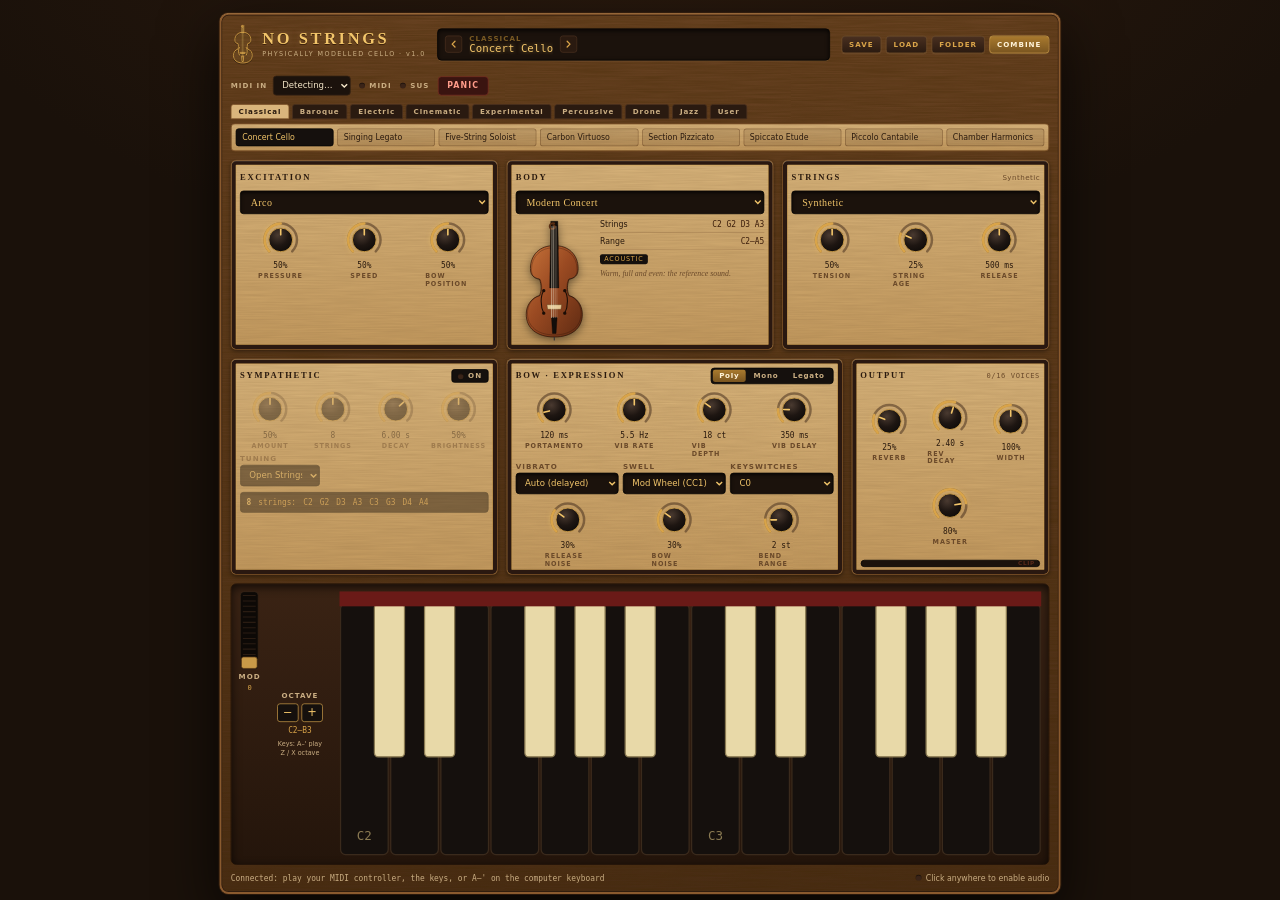
<file: docs/index.html>
<!doctype html>
<!--
  No Strings v1.0.0: web build. ONE self-contained file: UI, DSP and factory presets.
  GENERATED by vst/webhost/build-web.ps1 from vst/ui + vst/webhost: edit those, not this file.
  Open in Chrome or Edge (works straight from disk; start.bat serves it for the lower-latency AudioWorklet path).
-->
<html lang="en">
<head>
  <meta charset="utf-8">
  <meta name="viewport" content="width=device-width, initial-scale=1, minimum-scale=1, maximum-scale=1, user-scalable=no, viewport-fit=cover">
  <title>No Strings v1.0.0</title>
  <style>
/* ============================================================================
   No Strings: wood-inspired skin. Spruce / maple panels with grain, ebony
   knobs with brass pointers and arcs, purfling-style inlaid lines around each
   section, ebony-and-boxwood keys. Layout and control behaviour follow
   E-Piano; the panel is laid out at a fixed design width and scaled to fit.
   ============================================================================ */
:root {
  --bg: #1a110a;
  --chassis-1: #6a4323;
  --chassis-2: #4a2d16;
  --panel-1: #d9b57c;
  --panel-2: #c49a5e;
  --panel-edge: #7a4f27;
  --purfling: #2a1810;
  --screen: #1b120c;
  --screen-edge: #3b2515;
  --text: #2a1a0e;
  --text-light: #f4e6c8;
  --muted: #6b4a2a;
  --muted-light: #c9ad82;
  --faint: #a8865a;
  --accent: #d9a449;
  --accent-bright: #f2c56a;
  --accent-glow: rgba(242, 197, 106, 0.55);
  --accent-dim: #7a5a23;
  --ebony: #15100d;
  --track: #4a3220;
  --sans: "Segoe UI", system-ui, -apple-system, sans-serif;
  --serif: Georgia, "Times New Roman", serif;
  --mono: "Cascadia Mono", "Consolas", ui-monospace, monospace;
  /* wood grain: long streaks along x */
  --grain: url("data:image/svg+xml;utf8,<svg xmlns='http://www.w3.org/2000/svg' width='400' height='400'><filter id='g'><feTurbulence type='fractalNoise' baseFrequency='0.015 0.55' numOctaves='3' seed='7' stitchTiles='stitch'/><feColorMatrix values='0 0 0 0 0.25  0 0 0 0 0.14  0 0 0 0 0.05  0 0 0 0.28 0'/></filter><rect width='100%25' height='100%25' filter='url(%23g)'/></svg>");
  --grain-dark: url("data:image/svg+xml;utf8,<svg xmlns='http://www.w3.org/2000/svg' width='400' height='400'><filter id='g'><feTurbulence type='fractalNoise' baseFrequency='0.012 0.5' numOctaves='3' seed='3' stitchTiles='stitch'/><feColorMatrix values='0 0 0 0 0.05  0 0 0 0 0.02  0 0 0 0 0.0  0 0 0 0.45 0'/></filter><rect width='100%25' height='100%25' filter='url(%23g)'/></svg>");
}

* { box-sizing: border-box; }

html, body { margin: 0; }
body {
  min-height: 100vh;
  background: radial-gradient(1200px 600px at 50% -10%, #2b1a0e 0%, var(--bg) 60%) var(--bg);
  color: var(--text);
  font-family: var(--sans);
  display: flex;
  justify-content: center;
  padding: 24px 16px;
  -webkit-font-smoothing: antialiased;
}

button { font-family: inherit; color: inherit; }

.synth {
  width: 100%;
  min-width: 0;
  max-width: 1180px;
  background: linear-gradient(180deg, var(--chassis-1), var(--chassis-2));
  background-image: var(--grain-dark), linear-gradient(180deg, var(--chassis-1), var(--chassis-2));
  border: 1px solid #2a180c;
  border-radius: 14px;
  padding: 16px;
  box-shadow: 0 30px 80px rgba(0, 0, 0, 0.7), inset 0 1px 0 rgba(255, 220, 160, 0.18), inset 0 0 0 3px #8a5a2e, inset 0 0 0 4px #2a180c;
  display: flex;
  flex-direction: column;
  gap: 12px;
  user-select: none;
  color: var(--text-light);
}

/* ---------------------------------------------------------------- LEDs --- */
.led {
  display: inline-block;
  width: 8px; height: 8px;
  border-radius: 50%;
  background: #3a2418;
  box-shadow: inset 0 1px 1px rgba(0, 0, 0, 0.6);
  flex: none;
  transition: background 60ms, box-shadow 60ms;
}
.led.on, .selected > .led, .power.on .led {
  background: var(--accent-bright);
  box-shadow: 0 0 8px var(--accent-glow), 0 0 2px var(--accent);
}

.ctl-label, .panel-title, .knob-label, .pd-label, .amp-head .panel-title {
  font-size: 10px;
  letter-spacing: 0.14em;
  text-transform: uppercase;
  color: var(--muted);
  font-weight: 700;
}
.synth > .topbar .ctl-label, .keybed .ctl-label, .statusbar { color: var(--muted-light); }

/* -------------------------------------------------------------- top bar --- */
.topbar {
  display: flex;
  align-items: center;
  gap: 16px;
  flex-wrap: wrap;
}
.brand { display: flex; align-items: center; gap: 10px; }
.logo { width: 34px; height: 56px; flex: none; }
.logo-svg { width: 100%; height: 100%; overflow: visible; filter: drop-shadow(0 1px 1px rgba(0,0,0,0.6)); }
.logo-body { fill: rgba(217, 164, 73, 0.12); stroke: var(--accent); stroke-width: 7; stroke-linejoin: round; }
.logo-line { fill: none; stroke: var(--accent); stroke-width: 7; stroke-linecap: round; stroke-linejoin: round; }
.logo-line[r], circle.logo-line { fill: var(--accent); stroke: none; }
.logo-string { stroke: var(--accent-bright); }
.brand-text { display: flex; flex-direction: column; line-height: 1.1; }
.brand-mark { font-family: var(--serif); font-size: 23px; font-weight: 700; letter-spacing: 0.16em; color: var(--accent-bright); text-shadow: 0 1px 0 #3a1f0a, 0 0 12px rgba(242, 197, 106, 0.25); }
.brand-sub { font-size: 9px; letter-spacing: 0.22em; color: var(--muted-light); margin-top: 4px; }

.patch-display {
  flex: 1;
  min-width: 200px;
  display: flex;
  align-items: center;
  gap: 10px;
  background: var(--screen);
  border: 1px solid #000;
  border-radius: 6px;
  padding: 7px 10px;
  box-shadow: inset 0 2px 6px rgba(0, 0, 0, 0.8), 0 1px 0 rgba(255, 220, 160, 0.15);
}
.pd-text { display: flex; flex-direction: column; min-width: 0; }
.pd-label { color: var(--accent-dim); }
.pd-name { font-family: var(--mono); color: var(--accent-bright); font-size: 15px; text-shadow: 0 0 8px var(--accent-glow); white-space: nowrap; overflow: hidden; text-overflow: ellipsis; }
.pd-step {
  width: 24px; height: 24px; flex: none;
  background: #2a1a10; border: 1px solid #4a3020; border-radius: 4px; cursor: pointer; padding: 0;
  display: inline-flex; align-items: center; justify-content: center;
}
.pd-step svg { width: 12px; height: 12px; fill: none; stroke: var(--accent); stroke-width: 1.8; stroke-linecap: round; stroke-linejoin: round; }
.pd-step:hover { background: #3a2515; }

.preset-actions { display: flex; gap: 6px; }
.pd-btn {
  background: linear-gradient(180deg, #4a3020, #2a1a10);
  border: 1px solid #6a4a2a;
  border-radius: 5px;
  color: var(--accent);
  padding: 6px 10px;
  font-size: 10px;
  letter-spacing: 0.14em;
  font-weight: 700;
  cursor: pointer;
  box-shadow: 0 1px 0 rgba(255, 220, 160, 0.12), inset 0 1px 0 rgba(255, 220, 160, 0.08);
}
.pd-btn:hover { background: linear-gradient(180deg, #5a3a28, #3a2515); color: var(--accent-bright); }
.pd-btn:active { transform: translateY(1px); }
.pd-btn.primary { background: linear-gradient(180deg, #a97a2e, #7a5520); color: #fff3d8; border-color: #c89a48; }
.pd-btn.primary:hover { background: linear-gradient(180deg, #c08c38, #8a6226); }

.top-controls { display: flex; align-items: center; gap: 12px; flex-wrap: wrap; }
body:not(.web) .web-only { display: none !important; }
.midi-pick { display: flex; align-items: center; gap: 8px; }
.midi-pick select {
  background: var(--screen); color: var(--text-light); border: 1px solid var(--screen-edge); border-radius: 5px;
  padding: 5px 8px; font: 12px var(--sans); max-width: 220px;
}
.indicator { display: flex; align-items: center; gap: 6px; font-size: 10px; letter-spacing: 0.14em; color: var(--muted-light); font-weight: 700; }

.panic {
  background: #3a1410;
  border: 1px solid #7a2e22;
  color: #ff9c8a;
  border-radius: 5px;
  padding: 6px 12px;
  font-size: 11px;
  letter-spacing: 0.14em;
  font-weight: 700;
  cursor: pointer;
}
.panic:hover { background: #4a1a15; }
.panic:active { transform: translateY(1px); }

/* ------------------------------------------------------ preset browser --- */
.browser { display: flex; flex-direction: column; gap: 6px; }
.cat-tabs { display: flex; gap: 4px; flex-wrap: wrap; }
.cat-tab {
  background: #2a1a10; border: 1px solid #4a3020; border-radius: 4px 4px 0 0; color: var(--muted-light);
  padding: 4px 10px; font-size: 10px; letter-spacing: 0.12em; font-weight: 700; cursor: pointer;
}
.cat-tab.on { background: var(--panel-1); color: var(--text); border-color: var(--panel-edge); }
.preset-grid {
  display: grid; grid-template-columns: repeat(8, 1fr); gap: 5px;
  background: linear-gradient(180deg, var(--panel-1), var(--panel-2)); background-image: var(--grain), linear-gradient(180deg, var(--panel-1), var(--panel-2));
  border: 1px solid var(--panel-edge); border-radius: 6px; padding: 6px; min-height: 36px;
}
.preset-btn {
  display: flex; align-items: center; gap: 6px; min-width: 0;
  background: rgba(60, 35, 18, 0.12); border: 1px solid rgba(90, 55, 25, 0.45); border-radius: 4px;
  color: var(--text); padding: 5px 8px; font-size: 11px; text-align: left; cursor: pointer;
}
.preset-btn:hover { background: rgba(60, 35, 18, 0.22); }
.preset-btn.selected { background: var(--ebony); color: var(--accent-bright); border-color: #000; }
.preset-btn .nm { flex: 1; min-width: 0; overflow: hidden; text-overflow: ellipsis; white-space: nowrap; }
.preset-btn .del { color: var(--muted-light); font-size: 12px; line-height: 1; padding: 0 2px; }
.preset-btn .del:hover { color: #ff9c8a; }
.preset-empty { grid-column: 1 / -1; color: var(--muted); font-size: 11px; padding: 4px 2px; }

/* --------------------------------------------------------------- rack --- */
.rack { display: grid; grid-template-columns: repeat(12, 1fr); gap: 12px; }

.panel {
  position: relative;
  background: linear-gradient(180deg, var(--panel-1), var(--panel-2));
  background-image: var(--grain), linear-gradient(180deg, var(--panel-1), var(--panel-2));
  border: 1px solid var(--panel-edge);
  border-radius: 8px;
  padding: 12px 12px 10px;
  display: flex;
  flex-direction: column;
  gap: 8px;
  min-width: 0;
  color: var(--text);
  box-shadow: 0 2px 6px rgba(0, 0, 0, 0.45), inset 0 1px 0 rgba(255, 240, 210, 0.35),
              inset 0 0 0 5px rgba(255, 235, 200, 0.0), inset 0 0 0 6px var(--purfling), inset 0 0 0 7px rgba(217, 164, 73, 0.55); /* purfling */
}
.panel.off .knob-row, .panel.off .select-grid, .panel.off .screen, .panel.off .note-grid { opacity: 0.42; }
.panel-head { display: flex; align-items: center; justify-content: space-between; min-height: 22px; gap: 8px; }
.panel-title { color: var(--text); font-family: var(--serif); font-size: 12px; letter-spacing: 0.2em; }
.panel-note { font-size: 10px; color: var(--muted); letter-spacing: 0.06em; text-align: right; white-space: nowrap; overflow: hidden; text-overflow: ellipsis; }
.panel-note.ks { color: #8a3a12; font-weight: 700; }

.power {
  display: inline-flex; align-items: center; gap: 6px;
  background: var(--ebony); border: 1px solid #000; border-radius: 4px; color: var(--muted-light);
  padding: 3px 8px; font-size: 10px; letter-spacing: 0.14em; font-weight: 700; cursor: pointer;
}
.power.on { color: var(--accent-bright); }

.select-row { display: flex; gap: 8px; align-items: center; }
.select-row .param-select { flex: 1; }
.select-grid { display: grid; grid-template-columns: repeat(3, 1fr); gap: 6px; }
.select-grid .field { display: flex; flex-direction: column; gap: 3px; min-width: 0; }
.field.hidden { display: none; }
.param-select {
  width: 100%; min-width: 0;
  background: var(--screen); color: var(--accent-bright);
  border: 1px solid #000; border-radius: 5px; padding: 6px 8px;
  font: 12px var(--sans); box-shadow: inset 0 2px 5px rgba(0, 0, 0, 0.7);
}
.select-row .param-select { font-size: 14px; font-family: var(--serif); letter-spacing: 0.04em; padding: 7px 10px; }

.seg { display: inline-flex; background: var(--ebony); border: 1px solid #000; border-radius: 5px; padding: 2px; gap: 2px; }
.seg button {
  background: transparent; border: 0; border-radius: 3px; color: var(--muted-light);
  padding: 3px 9px; font-size: 10px; letter-spacing: 0.1em; font-weight: 700; cursor: pointer;
}
.seg button.on { background: linear-gradient(180deg, #a97a2e, #7a5520); color: #fff3d8; }

.screen {
  background: var(--screen); border: 1px solid #000; border-radius: 5px; padding: 6px 8px;
  font-family: var(--mono); font-size: 11px; color: var(--accent); min-height: 28px;
  box-shadow: inset 0 2px 5px rgba(0, 0, 0, 0.7); line-height: 1.4; word-spacing: 0.3em;
}
.screen b { color: var(--accent-bright); }
.note-grid { display: none; grid-template-columns: repeat(6, 1fr); gap: 4px; }
.note-grid.show { display: grid; }
.note-grid select { font-size: 11px; padding: 3px 4px; }

/* ---------------------------------------------------------------- knobs --- */
.knob-row { display: flex; justify-content: space-around; gap: 4px; flex-wrap: wrap; }
.knob-row.sub:empty { display: none; }
.knob { display: flex; flex-direction: column; align-items: center; gap: 2px; width: 64px; }
.knob.hidden { display: none; }
.knob-svg { width: 56px; height: 56px; cursor: ns-resize; touch-action: none; outline: none; overflow: visible; }
.knob-svg:focus-visible .k-face { stroke: var(--accent-bright); }
.k-track { fill: none; stroke: var(--track); stroke-width: 4; stroke-linecap: round; opacity: 0.55; }
.k-value { fill: none; stroke: var(--accent); stroke-width: 4; stroke-linecap: round; filter: drop-shadow(0 0 3px var(--accent-glow)); }
.k-tick { fill: var(--faint); }
.k-face { fill: url(#knobFace); stroke: #c89a48; stroke-width: 1.5; }
.k-pointer { stroke: var(--accent-bright); stroke-width: 2.6; stroke-linecap: round; }
.knob:hover .k-track { opacity: 0.85; }
.knob-value { font-family: var(--mono); font-size: 11px; color: var(--text); min-height: 14px; white-space: nowrap; }
.knob.active .knob-value { color: #8a3a12; }
.knob-label { font-size: 9px; }
.amp-strip .knob { width: 54px; }
.amp-strip .knob-svg { width: 44px; height: 44px; }

/* ------------------------------------------------------------- body view --- */
.body-view { display: flex; gap: 10px; align-items: stretch; flex: 1; min-height: 150px; }
.body-picture { width: 108px; flex: none; display: flex; align-items: center; justify-content: center; }
.body-svg { width: 100%; height: 100%; max-height: 190px; overflow: visible; filter: drop-shadow(0 4px 6px rgba(0, 0, 0, 0.45)); }
.bp-body { stroke: #2a1408; stroke-width: 2; }
.bp-varnish { fill: url(#varnish); }
.bp-baroque { fill: url(#varnishBaroque); }
.bp-arpeggione { fill: url(#varnishArpeggione); }
.bp-carbon { fill: url(#carbon); stroke: #000; }
.bp-electric { fill: url(#electricGloss); stroke: #000; }
.bp-purfling { fill: none; stroke: rgba(30, 14, 6, 0.55); stroke-width: 1.5; }
.bp-fhole { fill: #1a0d06; stroke: #1a0d06; stroke-width: 3; stroke-linecap: round; }
path.bp-fhole { fill: none; }
.bp-neck { fill: #b06a38; stroke: #3a1c0a; stroke-width: 1.5; }
.bp-fingerboard { fill: #120d0a; stroke: #000; stroke-width: 1; }
.bp-fret { stroke: #c9c3b0; stroke-width: 1.4; }
.bp-scroll { fill: none; stroke: #5a2e12; stroke-width: 5; stroke-linecap: round; }
.bp-bridge { fill: #e6c995; stroke: #5a3a18; stroke-width: 1.2; }
.bp-tail { fill: #120d0a; stroke: #000; stroke-width: 1; }
.bp-string { stroke: #ece3cc; opacity: 0.9; }
.bp-endpin { fill: #333; }
.bp-frame { fill: none; stroke: #3a2a1c; stroke-width: 7; stroke-linejoin: round; stroke-linecap: round; }
.bp-spine { fill: #2a1e14; stroke: #120d0a; stroke-width: 1.5; }
.bp-knob { fill: #6a6a6a; stroke: #111; }
.body-info { flex: 1; min-width: 0; display: flex; flex-direction: column; gap: 6px; font-size: 11px; color: var(--text); }
.body-info .row { display: flex; justify-content: space-between; gap: 8px; border-bottom: 1px solid rgba(90, 55, 25, 0.25); padding-bottom: 4px; }
.body-info .row span:last-child { font-family: var(--mono); color: #3a1c0a; text-align: right; }
.body-info .tag { display: inline-block; background: var(--ebony); color: var(--accent); border-radius: 3px; padding: 2px 6px; font-size: 9px; letter-spacing: 0.12em; margin-right: 4px; }
.body-info .desc { color: var(--muted); font-style: italic; font-family: var(--serif); line-height: 1.35; }

.amp-strip { display: none; flex-direction: column; gap: 4px; border-top: 1px solid rgba(90, 55, 25, 0.35); padding-top: 6px; }
.amp-strip.show { display: flex; }
.amp-head { display: flex; align-items: center; justify-content: space-between; }

/* ---------------------------------------------------------------- output --- */
.output-panel .knob-row { flex: 1; align-items: center; }
.voices { font-family: var(--mono); font-size: 10px; color: var(--muted); letter-spacing: 0.08em; }
.meter { position: relative; height: 10px; background: var(--screen); border: 1px solid #000; border-radius: 5px; overflow: hidden; }
.meter-fill { height: 100%; width: 0; background: linear-gradient(90deg, #7a5520, var(--accent), #ff6a3a); transition: width 60ms linear; }
.meter-clip { position: absolute; right: 6px; top: -1px; font-size: 8px; letter-spacing: 0.12em; color: #5a2a1a; font-weight: 700; }
.meter-clip.on { color: #ff6a3a; text-shadow: 0 0 6px rgba(255, 106, 58, 0.7); }

/* --------------------------------------------------------------- keybed --- */
.keybed {
  display: flex;
  gap: 12px;
  align-items: stretch;
  background: linear-gradient(180deg, #3a2314, #24150b);
  border: 1px solid #1a0e06;
  border-radius: 8px;
  padding: 10px;
  box-shadow: inset 0 4px 14px rgba(0, 0, 0, 0.7);
}
.octave-ctl { display: flex; flex-direction: column; gap: 6px; align-items: center; justify-content: center; min-width: 86px; }
.oct-buttons { display: flex; gap: 4px; }
.oct-buttons button {
  width: 30px; height: 26px; background: var(--ebony); border: 1px solid #c89a48; border-radius: 4px;
  color: var(--accent-bright); font-size: 16px; line-height: 1; cursor: pointer;
}
.oct-buttons button:hover { background: #2a1a10; }
.oct-readout { font-family: var(--mono); font-size: 11px; color: var(--accent); }
.kbd-hint { font-size: 9px; color: var(--muted-light); text-align: center; line-height: 1.35; }
.piano { flex: 1; min-width: 0; }
.piano-svg { display: block; width: 100%; height: auto; touch-action: none; cursor: pointer; }
.felt { fill: #6a1a17; }
.wkey { fill: #15100d; stroke: #3a2a1c; stroke-width: 1; transition: fill 40ms; }
.wkey:hover { fill: #221812; }
.wkey.down { fill: var(--accent); stroke: var(--accent-bright); }
.bkey { fill: #e8d9a8; stroke: #8a7a52; stroke-width: 1; transition: fill 40ms; }
.bkey:hover { fill: #f4e8bf; }
.bkey.down { fill: var(--accent-bright); stroke: #b85a20; }
.wkey.ks { fill: #2a1512; stroke: #8a3a12; }
.bkey.ks { fill: #d9b48a; stroke: #8a3a12; }
.klabel { fill: #8a7a52; font: 10px var(--mono); text-anchor: middle; pointer-events: none; }
.kslabel { fill: #d9a449; font: 700 9px var(--sans); letter-spacing: 0.08em; text-anchor: start; pointer-events: none; }
.kslabel.on-black { fill: #5a2a10; }

.wheel-ctl { display: flex; flex-direction: column; align-items: center; gap: 4px; }
.wheel-svg { width: 26px; height: 110px; cursor: ns-resize; touch-action: none; outline: none; }
.wh-slot { fill: #0d0906; stroke: #3a2a1c; }
.wh-ridges line { stroke: #2a1c12; stroke-width: 1.5; }
.wh-fill { fill: rgba(217, 164, 73, 0.3); }
.wh-thumb { fill: #c89a48; stroke: #5a3a18; }
.wheel-value { font-family: var(--mono); font-size: 10px; color: var(--accent); }

/* ------------------------------------------------------------- status bar --- */
.statusbar { display: flex; justify-content: space-between; align-items: center; gap: 12px; font-size: 11px; color: var(--muted-light); }
.monitor { font-family: var(--mono); white-space: nowrap; overflow: hidden; text-overflow: ellipsis; min-width: 0; }
.audio-status { display: flex; align-items: center; gap: 6px; white-space: nowrap; }

/* ================================================================ modal === */
.modal { position: fixed; inset: 0; background: rgba(0, 0, 0, 0.6); display: flex; align-items: center; justify-content: center; z-index: 10; }
.modal.hidden { display: none; }
.modal-card {
  width: 360px; max-width: 90vw;
  background: linear-gradient(180deg, var(--panel-1), var(--panel-2)); background-image: var(--grain), linear-gradient(180deg, var(--panel-1), var(--panel-2));
  border: 1px solid var(--panel-edge); border-radius: 8px; padding: 16px;
  display: flex; flex-direction: column; gap: 10px; color: var(--text);
  box-shadow: 0 20px 60px rgba(0, 0, 0, 0.7), inset 0 0 0 6px var(--purfling), inset 0 0 0 7px rgba(217, 164, 73, 0.55);
}
.modal-title { font-family: var(--serif); font-size: 13px; font-weight: 700; letter-spacing: 0.16em; text-transform: uppercase; }
.modal-body { font-size: 13px; color: var(--muted); line-height: 1.5; }
.modal-body b { color: var(--text); }
#modal-input {
  background: var(--screen); color: var(--accent-bright); border: 1px solid #000; border-radius: 6px;
  padding: 8px 10px; font: 14px var(--mono);
}
#modal-input.hidden { display: none; }
.modal-actions { display: flex; justify-content: flex-end; gap: 8px; }

/* ======================================================= plugin window ===
   The panel is laid out at a fixed design width and scaled (app.js fit()) */
body.plugin { padding: 0; height: 100vh; overflow: hidden; }
body.plugin .synth {
  position: absolute; top: 12px; left: 50%;
  width: 1180px; max-width: none;
  transform-origin: top center;
}

/* ====================================================== compact (phones) ===
   Touch screens too small for the scaled panel (app.js fit()): the panel is
   zoomed to the screen width, the page scrolls, the keybed stays at the bottom. */
body.plugin.compact { height: auto; overflow-x: hidden; overflow-y: auto; }
body.plugin.compact .synth { position: relative; top: auto; left: auto; transform: none; margin: 6px auto 0; border-radius: 12px; overflow: visible; }
body.plugin.compact .keybed { position: sticky; bottom: 0; z-index: 3; box-shadow: inset 0 4px 14px rgba(0, 0, 0, 0.9), 0 -10px 24px rgba(0, 0, 0, 0.75); }
body.plugin.compact:not(.portrait) .piano-svg { height: 150px; }
body.plugin.compact.portrait .rack { grid-template-columns: 1fr; }
body.plugin.compact.portrait .rack .panel { grid-column: span 1 !important; }
body.plugin.compact.portrait .keybed { flex-direction: column; }

</style>
</head>
<body class="plugin">
  <!-- shared SVG defs: ebony knob face, varnish and wood finishes -->
  <svg width="0" height="0" style="position:absolute" aria-hidden="true" focusable="false">
    <defs>
      <radialGradient id="knobFace" cx="38%" cy="30%" r="80%">
        <stop offset="0%" stop-color="#4a3a30"/>
        <stop offset="55%" stop-color="#1e1612"/>
        <stop offset="100%" stop-color="#0d0a08"/>
      </radialGradient>
      <linearGradient id="varnish" x1="0" y1="0" x2="1" y2="1">
        <stop offset="0%" stop-color="#c8743a"/>
        <stop offset="45%" stop-color="#9a4a22"/>
        <stop offset="100%" stop-color="#5e2a12"/>
      </linearGradient>
      <linearGradient id="varnishBaroque" x1="0" y1="0" x2="1" y2="1">
        <stop offset="0%" stop-color="#e2a85a"/>
        <stop offset="50%" stop-color="#b8743a"/>
        <stop offset="100%" stop-color="#7a4520"/>
      </linearGradient>
      <linearGradient id="varnishArpeggione" x1="0" y1="0" x2="1" y2="1">
        <stop offset="0%" stop-color="#d59a52"/>
        <stop offset="50%" stop-color="#a86232"/>
        <stop offset="100%" stop-color="#6a3818"/>
      </linearGradient>
      <linearGradient id="carbon" x1="0" y1="0" x2="1" y2="1">
        <stop offset="0%" stop-color="#4a4e54"/>
        <stop offset="50%" stop-color="#22252a"/>
        <stop offset="100%" stop-color="#0f1113"/>
      </linearGradient>
      <linearGradient id="electricGloss" x1="0" y1="0" x2="1" y2="1">
        <stop offset="0%" stop-color="#3b2d3a"/>
        <stop offset="50%" stop-color="#171218"/>
        <stop offset="100%" stop-color="#070507"/>
      </linearGradient>
    </defs>
  </svg>

  <main class="synth">
    <header class="topbar">
      <div class="brand">
        <div id="logo" class="logo"></div>
        <div class="brand-text">
          <span class="brand-mark">NO STRINGS</span>
          <span class="brand-sub">PHYSICALLY MODELLED CELLO · v1.0</span>
        </div>
      </div>
      <div class="patch-display">
        <button id="preset-prev" type="button" class="pd-step" aria-label="Previous preset">
          <svg viewBox="0 0 12 12" aria-hidden="true"><path d="M8 2 4 6l4 4"/></svg>
        </button>
        <div class="pd-text">
          <span id="preset-cat" class="pd-label">PRESET</span>
          <span id="preset-name" class="pd-name"></span>
        </div>
        <button id="preset-next" type="button" class="pd-step" aria-label="Next preset">
          <svg viewBox="0 0 12 12" aria-hidden="true"><path d="m4 2 4 4-4 4"/></svg>
        </button>
      </div>
      <div class="preset-actions">
        <button id="preset-save" type="button" class="pd-btn">SAVE</button>
        <button id="preset-load" type="button" class="pd-btn">LOAD</button>
        <button id="preset-folder" type="button" class="pd-btn" title="Open the preset folder">FOLDER</button>
        <button id="combine-btn" type="button" class="pd-btn primary" title="Randomise excitation, body, strings and sympathetic settings within musical limits">COMBINE</button>
      </div>
      <div class="top-controls">
        <label class="midi-pick web-only">
          <span class="ctl-label">MIDI IN</span>
          <select id="midi-select"><option>Detecting…</option></select>
        </label>
        <span class="indicator"><span class="led" id="midi-led" title="Note activity"></span>MIDI</span>
        <span class="indicator"><span class="led" id="sustain-led"></span>SUS</span>
        <button id="panic-btn" type="button" class="panic">PANIC</button>
      </div>
    </header>

    <section class="browser" aria-label="Presets">
      <div class="cat-tabs" id="cat-tabs" role="tablist"></div>
      <div class="preset-grid" id="preset-grid"></div>
    </section>

    <div class="rack">
      <section class="panel" id="panel-excite" style="grid-column: span 4">
        <div class="panel-head"><span class="panel-title">EXCITATION</span><span class="panel-note" id="excite-note"></span></div>
        <div class="select-row" id="excite-select"></div>
        <div class="knob-row" id="excite-knobs"></div>
        <div class="knob-row sub" id="excite-extra"></div>
      </section>

      <section class="panel" id="panel-body" style="grid-column: span 4">
        <div class="panel-head"><span class="panel-title">BODY</span><span class="panel-note" id="body-note"></span></div>
        <div class="select-row" id="body-select"></div>
        <div class="body-view">
          <div id="body-picture" class="body-picture"></div>
          <div class="body-info" id="body-info"></div>
        </div>
        <div class="amp-strip" id="amp-strip">
          <div class="amp-head"><span class="panel-title">AMP · DI</span><span id="amp-cab"></span></div>
          <div class="knob-row" id="amp-knobs"></div>
        </div>
      </section>

      <section class="panel" id="panel-strings" style="grid-column: span 4">
        <div class="panel-head"><span class="panel-title">STRINGS</span><span class="panel-note" id="strings-note"></span></div>
        <div class="select-row" id="strings-select"></div>
        <div class="knob-row" id="strings-knobs"></div>
      </section>

      <section class="panel" id="panel-symp" style="grid-column: span 4">
        <div class="panel-head"><span class="panel-title">SYMPATHETIC</span><span id="symp-power"></span></div>
        <div class="knob-row" id="symp-knobs"></div>
        <div class="select-grid" id="symp-selects"></div>
        <div class="screen" id="symp-tuning"></div>
        <div class="note-grid" id="symp-custom"></div>
      </section>

      <section class="panel" id="panel-play" style="grid-column: span 5">
        <div class="panel-head"><span class="panel-title">BOW · EXPRESSION</span><span id="voice-mode"></span></div>
        <div class="knob-row" id="play-knobs"></div>
        <div class="select-grid" id="play-selects"></div>
        <div class="knob-row sub" id="play-knobs2"></div>
      </section>

      <section class="panel output-panel" id="panel-output" style="grid-column: span 3">
        <div class="panel-head"><span class="panel-title">OUTPUT</span><span class="voices"><span id="voice-count">0</span>/<span id="voice-max">16</span> VOICES</span></div>
        <div class="knob-row" id="output-knobs"></div>
        <div class="meter" title="Output level"><div class="meter-fill" id="meter-fill"></div><span class="meter-clip">CLIP</span></div>
      </section>
    </div>

    <section class="keybed">
      <div id="wheel-slot"></div>
      <div class="octave-ctl">
        <span class="ctl-label">OCTAVE</span>
        <div class="oct-buttons">
          <button id="oct-down" type="button" aria-label="Octave down">−</button>
          <button id="oct-up" type="button" aria-label="Octave up">+</button>
        </div>
        <span id="octave-readout" class="oct-readout"></span>
        <span class="kbd-hint">Keys: A–' play<br>Z / X octave</span>
      </div>
      <div id="piano" class="piano"></div>
    </section>

    <footer class="statusbar">
      <span id="midi-monitor" class="monitor">Connecting to plugin…</span>
      <span class="audio-status"><span class="led" id="audio-led"></span><span id="audio-info">—</span></span>
    </footer>
  </main>

  <div id="modal" class="modal hidden" role="dialog" aria-modal="true" aria-labelledby="modal-title">
    <div class="modal-card">
      <div id="modal-title" class="modal-title"></div>
      <div id="modal-body" class="modal-body"></div>
      <input id="modal-input" type="text" maxlength="60" spellcheck="false" autocomplete="off">
      <div class="modal-actions">
        <button id="modal-cancel" type="button" class="pd-btn">CANCEL</button>
        <button id="modal-ok" type="button" class="pd-btn primary">OK</button>
      </div>
    </div>
  </div>

  <script>
// ============================================================================
//  GENERATED by NoStringsGenParams from vst/core/ParamTable.h. Do not edit:
//  run vst\build.bat (or the NoStringsGenParams target) to regenerate.
// ============================================================================
'use strict';

const PARAM_DEFS = [
  { id: 'excitation', name: 'Excitation', group: 'excite', type: 'choice', min: 0, max: 8, step: 1, def: 0, choices: ['Arco', 'Pizzicato', 'Bartok', 'Col legno battuto', 'Col legno tratto', 'Spiccato', 'Harmonics', 'Mallet', 'EBow'] },
  { id: 'bowPressure', name: 'Pressure', group: 'excite', min: 0, max: 1, def: 0.5, unit: '%' },
  { id: 'bowSpeed', name: 'Speed', group: 'excite', min: 0, max: 1, def: 0.5, unit: '%' },
  { id: 'bowPosition', name: 'Position', group: 'excite', min: 0, max: 1, def: 0.5, unit: '%' },
  { id: 'harmonic', name: 'Harmonic', group: 'excite', type: 'int', step: 1, min: 2, max: 5, def: 2 },
  { id: 'malletHardness', name: 'Hardness', group: 'excite', min: 0, max: 1, def: 0.5, unit: '%' },
  { id: 'ebowMode', name: 'EBow Mode', group: 'excite', type: 'choice', min: 0, max: 1, step: 1, def: 0, choices: ['Fundamental', 'Harmonic'] },
  { id: 'material', name: 'Material', group: 'strings', type: 'choice', min: 0, max: 5, step: 1, def: 2, choices: ['Plain Gut', 'Wound Gut', 'Synthetic', 'Steel', 'Silver-Wound', 'Tungsten-Wound'] },
  { id: 'tension', name: 'Tension', group: 'strings', min: 0, max: 1, def: 0.5, unit: '%' },
  { id: 'age', name: 'String Age', group: 'strings', min: 0, max: 1, def: 0.25, unit: '%' },
  { id: 'releaseTime', name: 'Release', group: 'strings', min: 0.05, max: 5, def: 0.5, unit: 's', skew: 'log' },
  { id: 'body', name: 'Body', group: 'body', type: 'choice', min: 0, max: 7, step: 1, def: 0, choices: ['Modern Concert', 'Baroque', 'Five-String', 'Carbon Fiber', 'Cello Piccolo', 'Arpeggione', 'Electric Solid', 'Electric Skeleton'] },
  { id: 'ampDrive', name: 'Drive', group: 'amp', min: 0, max: 1, def: 0.25, unit: '%' },
  { id: 'ampBass', name: 'Bass', group: 'amp', min: 0, max: 1, def: 0.5, unit: '%' },
  { id: 'ampMid', name: 'Mid', group: 'amp', min: 0, max: 1, def: 0.5, unit: '%' },
  { id: 'ampTreble', name: 'Treble', group: 'amp', min: 0, max: 1, def: 0.5, unit: '%' },
  { id: 'ampCab', name: 'Cab', group: 'amp', type: 'choice', min: 0, max: 1, step: 1, def: 1, choices: ['Off', 'On'] },
  { id: 'width', name: 'Width', group: 'output', min: 0, max: 2, def: 1, unit: '%' },
  { id: 'sympOn', name: 'Sympathetic', group: 'symp', type: 'choice', min: 0, max: 1, step: 1, def: 0, choices: ['Off', 'On'] },
  { id: 'sympAmount', name: 'Amount', group: 'symp', min: 0, max: 1, def: 0.5, unit: '%' },
  { id: 'sympCount', name: 'Strings', group: 'symp', type: 'int', step: 1, min: 4, max: 12, def: 8 },
  { id: 'sympMode', name: 'Tuning', group: 'symp', type: 'choice', min: 0, max: 2, step: 1, def: 1, choices: ['Scale', 'Open Strings', 'Custom'] },
  { id: 'sympKey', name: 'Key', group: 'symp', type: 'choice', min: 0, max: 11, step: 1, def: 2, choices: ['C', 'C#', 'D', 'D#', 'E', 'F', 'F#', 'G', 'G#', 'A', 'A#', 'B'] },
  { id: 'sympScale', name: 'Scale', group: 'symp', type: 'choice', min: 0, max: 6, step: 1, def: 0, choices: ['Major', 'Minor', 'Dorian', 'Mixolydian', 'Pentatonic', 'Harmonic Minor', 'Drone (root + fifth)'] },
  { id: 'sympDecay', name: 'Decay', group: 'symp', min: 0.2, max: 30, def: 6, unit: 's', skew: 'log' },
  { id: 'sympBright', name: 'Brightness', group: 'symp', min: 0, max: 1, def: 0.5, unit: '%' },
  { id: 'sympNote1', name: 'String 1', group: 'symp', type: 'int', step: 1, min: 24, max: 108, def: 38, unit: 'note' },
  { id: 'sympNote2', name: 'String 2', group: 'symp', type: 'int', step: 1, min: 24, max: 108, def: 45, unit: 'note' },
  { id: 'sympNote3', name: 'String 3', group: 'symp', type: 'int', step: 1, min: 24, max: 108, def: 50, unit: 'note' },
  { id: 'sympNote4', name: 'String 4', group: 'symp', type: 'int', step: 1, min: 24, max: 108, def: 57, unit: 'note' },
  { id: 'sympNote5', name: 'String 5', group: 'symp', type: 'int', step: 1, min: 24, max: 108, def: 62, unit: 'note' },
  { id: 'sympNote6', name: 'String 6', group: 'symp', type: 'int', step: 1, min: 24, max: 108, def: 69, unit: 'note' },
  { id: 'sympNote7', name: 'String 7', group: 'symp', type: 'int', step: 1, min: 24, max: 108, def: 74, unit: 'note' },
  { id: 'sympNote8', name: 'String 8', group: 'symp', type: 'int', step: 1, min: 24, max: 108, def: 81, unit: 'note' },
  { id: 'sympNote9', name: 'String 9', group: 'symp', type: 'int', step: 1, min: 24, max: 108, def: 43, unit: 'note' },
  { id: 'sympNote10', name: 'String 10', group: 'symp', type: 'int', step: 1, min: 24, max: 108, def: 55, unit: 'note' },
  { id: 'sympNote11', name: 'String 11', group: 'symp', type: 'int', step: 1, min: 24, max: 108, def: 67, unit: 'note' },
  { id: 'sympNote12', name: 'String 12', group: 'symp', type: 'int', step: 1, min: 24, max: 108, def: 79, unit: 'note' },
  { id: 'voiceMode', name: 'Voice Mode', group: 'play', type: 'choice', min: 0, max: 2, step: 1, def: 0, choices: ['Poly', 'Mono', 'Legato'] },
  { id: 'portaTime', name: 'Portamento', group: 'play', min: 0, max: 1, def: 0.12, unit: 's' },
  { id: 'vibRate', name: 'Vib Rate', group: 'play', min: 2, max: 9, def: 5.5, unit: 'Hz' },
  { id: 'vibDepth', name: 'Vib Depth', group: 'play', min: 0, max: 60, def: 18, unit: 'ct' },
  { id: 'vibDelay', name: 'Vib Delay', group: 'play', min: 0, max: 2, def: 0.35, unit: 's' },
  { id: 'vibSource', name: 'Vibrato', group: 'play', type: 'choice', min: 0, max: 3, step: 1, def: 0, choices: ['Auto (delayed)', 'Mod Wheel', 'Aftertouch', 'Auto + Aftertouch'] },
  { id: 'swellSource', name: 'Swell', group: 'play', type: 'choice', min: 0, max: 4, step: 1, def: 1, choices: ['Off', 'Mod Wheel (CC1)', 'Breath (CC2)', 'Expression (CC11)', 'Aftertouch'] },
  { id: 'keyswitchOctave', name: 'Keyswitches', group: 'play', type: 'choice', min: 0, max: 4, step: 1, def: 2, choices: ['Off', 'C-1', 'C0', 'C1', 'C2'] },
  { id: 'releaseNoise', name: 'Release Noise', group: 'play', min: 0, max: 1, def: 0.3, unit: '%' },
  { id: 'bowNoise', name: 'Bow Noise', group: 'play', min: 0, max: 1, def: 0.3, unit: '%' },
  { id: 'bendRange', name: 'Bend Range', group: 'play', type: 'int', step: 1, min: 0, max: 12, def: 2, unit: 'st' },
  { id: 'master', name: 'Master', group: 'output', min: 0, max: 1, def: 0.8, unit: '%', noPreset: true },
  { id: 'reverbSend', name: 'Reverb', group: 'output', min: 0, max: 1, def: 0.2, unit: '%' },
  { id: 'reverbDecay', name: 'Rev Decay', group: 'output', min: 0.5, max: 8, def: 2.4, unit: 's', skew: 'log' },
  { id: 'presetLevel', name: 'Level', group: 'output', min: -18, max: 6, def: 0, unit: 'dB' },
];

// the bodies: strings (MIDI notes), natural range, frets, electric, shape for the picture
const BODIES = [
  { name: 'Modern Concert', strings: [36, 43, 50, 57], rangeLo: 36, rangeHi: 81, fretted: false, electric: false, shape: 'cello' },
  { name: 'Baroque', strings: [36, 43, 50, 57], rangeLo: 36, rangeHi: 77, fretted: false, electric: false, shape: 'cello' },
  { name: 'Five-String', strings: [36, 43, 50, 57, 64], rangeLo: 36, rangeHi: 88, fretted: false, electric: false, shape: 'cello' },
  { name: 'Carbon Fiber', strings: [36, 43, 50, 57], rangeLo: 36, rangeHi: 84, fretted: false, electric: false, shape: 'cello' },
  { name: 'Cello Piccolo', strings: [36, 43, 50, 57, 64], rangeLo: 36, rangeHi: 91, fretted: false, electric: false, shape: 'cello' },
  { name: 'Arpeggione', strings: [40, 45, 50, 55, 59, 64], rangeLo: 40, rangeHi: 81, fretted: true, electric: false, shape: 'guitar' },
  { name: 'Electric Solid', strings: [36, 43, 50, 57], rangeLo: 36, rangeHi: 88, fretted: false, electric: true, shape: 'slab' },
  { name: 'Electric Skeleton', strings: [36, 43, 50, 57], rangeLo: 36, rangeHi: 88, fretted: false, electric: true, shape: 'frame' },
];

// full body profiles for the JS engine (mirror of core/body/BodyProfiles.h)
const BODY_PROFILES = [
  { name: 'Modern Concert', strings: [36, 43, 50, 57], rangeLo: 36, rangeHi: 81, fretted: false, electric: false,
    hillHz: 2000, hillDb: 4, hillQ: 1, bridgeLpHz: 7000,
    low: [[98, 20, 0.9], [145, 25, 0.4], [172, 30, 1], [204, 28, 1.1], [265, 30, 0.6], [330, 30, 0.5]],
    cloudCount: 48, cloudLoHz: 380, cloudHiHz: 7000, cloudQLo: 25, cloudQHi: 60,
    env: [[400, -4], [800, -2], [1500, 0], [2200, 1], [3500, -5], [6000, -14], [8000, -20]],
    direct: 0.05, coupling: [[178, 35, 0.4], [98, 20, 0.02]],
    spread: 0.6, airLpHz: 14000, proximityDb: 0, stoppedDecay: 0.65, stoppedHf: 0.6, outputDb: 0 },
  { name: 'Baroque', strings: [36, 43, 50, 57], rangeLo: 36, rangeHi: 77, fretted: false, electric: false,
    hillHz: 1700, hillDb: 2, hillQ: 0.9, bridgeLpHz: 5500,
    low: [[95, 18, 0.9], [140, 22, 0.5], [165, 26, 1], [195, 25, 1], [255, 25, 0.7], [320, 28, 0.5]],
    cloudCount: 44, cloudLoHz: 360, cloudHiHz: 6000, cloudQLo: 20, cloudQHi: 45,
    env: [[400, -2], [800, 0], [1500, -1], [2200, -3], [3500, -9], [6000, -20], [8000, -26]],
    direct: 0.04, coupling: [[170, 30, 0.45], [95, 18, 0.02]],
    spread: 0.55, airLpHz: 11000, proximityDb: 0, stoppedDecay: 0.6, stoppedHf: 0.5, outputDb: 0.8 },
  { name: 'Five-String', strings: [36, 43, 50, 57, 64], rangeLo: 36, rangeHi: 88, fretted: false, electric: false,
    hillHz: 2100, hillDb: 4, hillQ: 1, bridgeLpHz: 7500,
    low: [[96, 20, 0.9], [142, 25, 0.4], [170, 30, 1], [200, 28, 1.1], [262, 30, 0.6], [325, 30, 0.5]],
    cloudCount: 50, cloudLoHz: 380, cloudHiHz: 7500, cloudQLo: 25, cloudQHi: 60,
    env: [[400, -4], [800, -2], [1500, 0], [2400, 2], [3800, -4], [6500, -13], [9000, -20]],
    direct: 0.05, coupling: [[176, 35, 0.035], [96, 20, 0.02]],
    spread: 0.6, airLpHz: 14000, proximityDb: 0, stoppedDecay: 0.65, stoppedHf: 0.6, outputDb: 1.8 },
  { name: 'Carbon Fiber', strings: [36, 43, 50, 57], rangeLo: 36, rangeHi: 84, fretted: false, electric: false,
    hillHz: 2400, hillDb: 6, hillQ: 1.2, bridgeLpHz: 9000,
    low: [[104, 30, 0.8], [155, 35, 0.4], [188, 40, 1], [222, 40, 1], [290, 45, 0.7], [360, 45, 0.6]],
    cloudCount: 52, cloudLoHz: 400, cloudHiHz: 8000, cloudQLo: 40, cloudQHi: 90,
    env: [[400, -3], [800, -1], [1500, 1], [2500, 3], [4000, 0], [6500, -8], [9000, -16]],
    direct: 0.08, coupling: [[190, 45, 0.015], [104, 30, 0.01]],
    spread: 0.5, airLpHz: 16000, proximityDb: 0, stoppedDecay: 0.7, stoppedHf: 0.65, outputDb: 1.2 },
  { name: 'Cello Piccolo', strings: [36, 43, 50, 57, 64], rangeLo: 36, rangeHi: 91, fretted: false, electric: false,
    hillHz: 2600, hillDb: 5, hillQ: 1.4, bridgeLpHz: 8000,
    low: [[125, 22, 0.6], [185, 26, 0.4], [222, 30, 0.9], [262, 28, 1], [335, 30, 0.8], [420, 30, 0.7]],
    cloudCount: 44, cloudLoHz: 450, cloudHiHz: 7500, cloudQLo: 25, cloudQHi: 55,
    env: [[500, -5], [900, -1], [1300, 4], [1800, 1], [2700, 2], [4500, -6], [7000, -16]],
    direct: 0.05, coupling: [[230, 35, 0.03], [125, 22, 0.015]],
    spread: 0.55, airLpHz: 13000, proximityDb: 0, stoppedDecay: 0.65, stoppedHf: 0.6, outputDb: 2.6 },
  { name: 'Arpeggione', strings: [40, 45, 50, 55, 59, 64], rangeLo: 40, rangeHi: 81, fretted: true, electric: false,
    hillHz: 1900, hillDb: 2, hillQ: 0.8, bridgeLpHz: 6500,
    low: [[110, 15, 1], [190, 20, 1], [240, 22, 0.7], [310, 22, 0.6], [400, 25, 0.5], [520, 25, 0.4]],
    cloudCount: 40, cloudLoHz: 450, cloudHiHz: 6500, cloudQLo: 20, cloudQHi: 40,
    env: [[500, -3], [1000, -2], [2000, -1], [3000, -5], [5000, -12], [7000, -20], [9000, -26]],
    direct: 0.04, coupling: [[190, 22, 0.025], [110, 15, 0.02]],
    spread: 0.6, airLpHz: 12000, proximityDb: 0, stoppedDecay: 1, stoppedHf: 0.95, outputDb: 3.7 },
  { name: 'Electric Solid', strings: [36, 43, 50, 57], rangeLo: 36, rangeHi: 88, fretted: false, electric: true,
    hillHz: 2800, hillDb: 3, hillQ: 0.7, bridgeLpHz: 12000,
    low: [[320, 15, 0.15], [780, 15, 0.12], [1400, 15, 0.1], [0, 1, 0], [0, 1, 0], [0, 1, 0]],
    cloudCount: 0, cloudLoHz: 400, cloudHiHz: 4000, cloudQLo: 20, cloudQHi: 30,
    env: [[400, 0], [800, 0], [1500, 0], [2200, 0], [3500, 0], [6000, 0], [8000, 0]],
    direct: 1, coupling: [[0, 1, 0], [0, 1, 0]],
    spread: 0, airLpHz: 20000, proximityDb: 0, stoppedDecay: 0.7, stoppedHf: 0.7, outputDb: -14 },
  { name: 'Electric Skeleton', strings: [36, 43, 50, 57], rangeLo: 36, rangeHi: 88, fretted: false, electric: true,
    hillHz: 2200, hillDb: 2, hillQ: 0.8, bridgeLpHz: 10000,
    low: [[140, 12, 0.25], [260, 14, 0.2], [520, 15, 0.15], [900, 18, 0.12], [1600, 20, 0.1], [0, 1, 0]],
    cloudCount: 12, cloudLoHz: 600, cloudHiHz: 5000, cloudQLo: 15, cloudQHi: 30,
    env: [[600, -6], [1000, -6], [1500, -6], [2200, -6], [3500, -8], [5000, -12], [8000, -20]],
    direct: 0.8, coupling: [[0, 1, 0], [0, 1, 0]],
    spread: 0.3, airLpHz: 15000, proximityDb: 4, stoppedDecay: 0.65, stoppedHf: 0.6, outputDb: -11.5 },
];

// material profiles for the JS engine (mirror of core/Materials.h)
const MATERIAL_PROFILES = [
  { name: 'Plain Gut', decay: 3.5, hfRatio: 0.07, stiffness: 0.06, muS: 0.9, muD: 0.4, v0: 0.12, rho: 0.8, glide: 1.5 },
  { name: 'Wound Gut', decay: 4.5, hfRatio: 0.1, stiffness: 0.1, muS: 0.85, muD: 0.35, v0: 0.11, rho: 0.9, glide: 1.2 },
  { name: 'Synthetic', decay: 6, hfRatio: 0.158, stiffness: 0.15, muS: 0.8, muD: 0.3, v0: 0.1, rho: 1, glide: 1 },
  { name: 'Steel', decay: 9, hfRatio: 0.26, stiffness: 0.32, muS: 0.7, muD: 0.25, v0: 0.07, rho: 1.2, glide: 0.5 },
  { name: 'Silver-Wound', decay: 7, hfRatio: 0.2, stiffness: 0.18, muS: 0.78, muD: 0.3, v0: 0.09, rho: 1.1, glide: 0.8 },
  { name: 'Tungsten-Wound', decay: 7.5, hfRatio: 0.17, stiffness: 0.22, muS: 0.75, muD: 0.28, v0: 0.08, rho: 1.15, glide: 0.7 },
];

const EXCITATIONS = ['Arco', 'Pizzicato', 'Bartok', 'Col legno battuto', 'Col legno tratto', 'Spiccato', 'Harmonics', 'Mallet', 'EBow'];
const BOWED_EXCITATIONS = [0, 4, 5, 6];
const EXC_ARCO = 0, EXC_HARMONIC = 6, EXC_MALLET = 7, EXC_EBOW = 8, EXC_SPICCATO = 5;
const SYMP_CUSTOM = 2, SYMP_SCALE = 0, MAX_SYMPATHETIC = 12;
const NUM_VOICES = 16;

// scale degrees (semitones from the key) per scale, for the sympathetic tuning readout
const SCALE_DEGREES = [[0,2,4,5,7,9,11],[0,2,3,5,7,8,10],[0,2,3,5,7,9,10],[0,2,4,5,7,9,10],[0,2,4,7,9],[0,2,3,5,7,8,11],[0,7]];

const PARAM_BY_ID = Object.fromEntries(PARAM_DEFS.map(d => [d.id, d]));

function clamp(v, lo, hi) { return v < lo ? lo : v > hi ? hi : v; }

function defaultParamValues() {
  return Object.fromEntries(PARAM_DEFS.map(d => [d.id, d.def]));
}

// value <-> 0..1 normalized (same mapping the VST host will see)
function paramToNorm(d, v) {
  if (d.skew === 'log') return clamp(Math.log(v / d.min) / Math.log(d.max / d.min), 0, 1);
  return clamp((v - d.min) / (d.max - d.min), 0, 1);
}

function paramFromNorm(d, n) {
  n = clamp(n, 0, 1);
  let v = d.skew === 'log' ? d.min * Math.pow(d.max / d.min, n) : d.min + n * (d.max - d.min);
  if (d.step) v = Math.round(v / d.step) * d.step;
  return clamp(v, d.min, d.max);
}

const NOTE_NAMES_FMT = ['C', 'C#', 'D', 'D#', 'E', 'F', 'F#', 'G', 'G#', 'A', 'A#', 'B'];
function noteNameOf(n) { return NOTE_NAMES_FMT[((n % 12) + 12) % 12] + (Math.floor(n / 12) - 1); }

function formatParam(d, v) {
  if (d.type === 'choice') return d.choices[clamp(Math.round(v), 0, d.choices.length - 1)];
  switch (d.unit) {
    case 's':    return v < 1 ? `${Math.round(v * 1000)} ms` : `${v.toFixed(2)} s`;
    case 'Hz':   return `${v.toFixed(1)} Hz`;
    case 'st':   return `${Math.round(v)} st`;
    case 'ct':   return `${Math.round(v)} ct`;
    case '%':    return `${Math.round(v * 100)}%`;
    case 'dB':   return `${v > 0.05 ? '+' : ''}${v.toFixed(1)} dB`;
    case 'note': return noteNameOf(Math.round(v));
    default:     return d.type === 'int' ? String(Math.round(v)) : String(v);
  }
}

// MIDI notes the sympathetic bank is tuned to, for the readout (mirrors Sympathetic.h)
function sympatheticNotes(values) {
  const count = Math.round(values.sympCount), mode = Math.round(values.sympMode);
  const body = BODIES[Math.round(values.body)];
  const deg = SCALE_DEGREES[Math.round(values.sympScale)] || SCALE_DEGREES[0];
  const out = [];
  for (let i = 0; i < count; i++) {
    let n;
    if (mode === SYMP_SCALE) n = 48 + Math.round(values.sympKey) + deg[i % deg.length] + 12 * Math.floor(i / deg.length);
    else if (mode === SYMP_CUSTOM) n = Math.round(values[`sympNote${i + 1}`]);
    else n = body.strings[i % body.strings.length] + 12 * Math.floor(i / body.strings.length);
    out.push(clamp(n, 24, 108));
  }
  return out;
}

</script>
  <script>
// the 64 factory presets (vst/presets/factory_presets.json)
const FACTORY_JSON = {
  "format": "No Strings Factory Presets",
  "version": 1,
  "note": "64 presets: 8 categories x 8, and every body appears 8 times. Anything a preset leaves out loads at its default. body: 0 Modern 1 Baroque 2 Five-String 3 Carbon 4 Piccolo 5 Arpeggione 6 Electric Solid 7 Electric Skeleton. excitation: 0 Arco 1 Pizz 2 Bartok 3 Battuto 4 Tratto 5 Spiccato 6 Harmonics 7 Mallet 8 EBow. material: 0 Plain Gut 1 Wound Gut 2 Synthetic 3 Steel 4 Silver 5 Tungsten. sympMode: 0 Scale 1 Open 2 Custom. sympScale: 0 Maj 1 Min 2 Dor 3 Mixo 4 Penta 5 HarmMin 6 Drone. presetLevel is set by NoStringsTests --loudness.",
  "presets": [
    { "name": "Concert Cello",           "category": "Classical", "params": { "body": 0, "excitation": 0, "material": 2, "reverbSend": 0.25, "presetLevel": -0.0} },
    { "name": "Singing Legato",          "category": "Classical", "params": { "body": 0, "excitation": 0, "material": 3, "voiceMode": 2, "portaTime": 0.1, "vibDepth": 22, "vibDelay": 0.25, "reverbSend": 0.3, "presetLevel": 2.5} },
    { "name": "Five-String Soloist",     "category": "Classical", "params": { "body": 2, "excitation": 0, "material": 3, "tension": 0.6, "vibDepth": 20, "reverbSend": 0.28, "presetLevel": -0.5} },
    { "name": "Carbon Virtuoso",         "category": "Classical", "params": { "body": 3, "excitation": 0, "material": 5, "bowPressure": 0.55, "bowSpeed": 0.55, "vibDepth": 20, "reverbSend": 0.22, "presetLevel": -5.5} },
    { "name": "Section Pizzicato",       "category": "Classical", "params": { "body": 0, "excitation": 1, "material": 4, "releaseTime": 0.8, "reverbSend": 0.3, "presetLevel": 4.5} },
    { "name": "Spiccato Etude",          "category": "Classical", "params": { "body": 2, "excitation": 5, "material": 3, "releaseNoise": 0.2, "reverbSend": 0.25, "presetLevel": -0.5} },
    { "name": "Piccolo Cantabile",       "category": "Classical", "params": { "body": 4, "excitation": 0, "material": 2, "vibDepth": 24, "vibRate": 6, "reverbSend": 0.3, "presetLevel": -6.0} },
    { "name": "Chamber Harmonics",       "category": "Classical", "params": { "body": 3, "excitation": 6, "material": 3, "harmonic": 2, "reverbSend": 0.35, "presetLevel": -2.0} },

    { "name": "Gut Baroque Cello",       "category": "Baroque", "params": { "body": 1, "excitation": 0, "material": 0, "tension": 0.45, "age": 0.4, "bowNoise": 0.4, "vibDepth": 10, "vibDelay": 0.5, "reverbSend": 0.2, "presetLevel": 0.5} },
    { "name": "Viola da Gamba Air",      "category": "Baroque", "params": { "body": 1, "excitation": 0, "material": 1, "sympOn": 1, "sympMode": 1, "sympCount": 6, "sympAmount": 0.4, "vibDepth": 10, "vibDelay": 0.6, "reverbSend": 0.3, "presetLevel": -2.0} },
    { "name": "Baroque Drone Dance",     "category": "Baroque", "params": { "body": 1, "excitation": 0, "material": 0, "sympOn": 1, "sympMode": 0, "sympKey": 2, "sympScale": 6, "sympCount": 6, "sympAmount": 0.7, "sympDecay": 12, "vibDepth": 8, "reverbSend": 0.25, "presetLevel": -11.5} },
    { "name": "Arpeggione Sonata",       "category": "Baroque", "params": { "body": 5, "excitation": 0, "material": 1, "voiceMode": 2, "vibDepth": 14, "reverbSend": 0.3, "presetLevel": 1.0} },
    { "name": "Pizzicato Continuo",      "category": "Baroque", "params": { "body": 1, "excitation": 1, "material": 0, "releaseTime": 0.6, "reverbSend": 0.2, "presetLevel": 5.5} },
    { "name": "Sweet Harmonics",         "category": "Baroque", "params": { "body": 1, "excitation": 6, "material": 1, "harmonic": 3, "reverbSend": 0.35, "presetLevel": 1.5} },
    { "name": "Arpeggione Strummer",     "category": "Baroque", "params": { "body": 5, "excitation": 1, "material": 0, "releaseTime": 1.2, "sympOn": 1, "sympMode": 1, "sympCount": 6, "sympAmount": 0.35, "reverbSend": 0.25, "presetLevel": 4.0} },
    { "name": "Fretted Bow",             "category": "Baroque", "params": { "body": 5, "excitation": 0, "material": 1, "tension": 0.55, "bowPosition": 0.4, "vibDepth": 12, "reverbSend": 0.25, "presetLevel": -1.0} },

    { "name": "Clean DI",                "category": "Electric", "params": { "body": 6, "excitation": 0, "material": 3, "ampDrive": 0, "ampCab": 0, "reverbSend": 0.15, "presetLevel": -1.0} },
    { "name": "EBow Infinite",           "category": "Electric", "params": { "body": 6, "excitation": 8, "material": 3, "ampDrive": 0.45, "width": 0.8, "vibDepth": 10, "reverbSend": 0.4, "presetLevel": -2.0} },
    { "name": "Silent Practice",         "category": "Electric", "params": { "body": 7, "excitation": 0, "material": 2, "ampDrive": 0.1, "ampCab": 1, "reverbSend": 0.1, "presetLevel": -4.0} },
    { "name": "Crunch Cello",            "category": "Electric", "params": { "body": 6, "excitation": 0, "material": 5, "ampDrive": 0.7, "ampMid": 0.6, "bowNoise": 0.5, "reverbSend": 0.2, "presetLevel": 2.0} },
    { "name": "Skeleton Pizz",           "category": "Electric", "params": { "body": 7, "excitation": 1, "material": 3, "ampDrive": 0.2, "releaseTime": 0.9, "reverbSend": 0.2, "presetLevel": -4.5} },
    { "name": "Fuzz Bartok",             "category": "Electric", "params": { "body": 6, "excitation": 2, "material": 3, "ampDrive": 0.9, "ampTreble": 0.6, "releaseTime": 0.6, "reverbSend": 0.2, "presetLevel": 5.5} },
    { "name": "Skeleton Harmonics",      "category": "Electric", "params": { "body": 7, "excitation": 6, "material": 3, "harmonic": 2, "ampDrive": 0.15, "reverbSend": 0.5, "presetLevel": -1.5} },
    { "name": "Frame Legato Lead",       "category": "Electric", "params": { "body": 7, "excitation": 0, "material": 3, "ampDrive": 0.35, "voiceMode": 2, "portaTime": 0.15, "vibDepth": 25, "reverbSend": 0.25, "presetLevel": 1.5} },

    { "name": "Deep Cinematic Sustain",  "category": "Cinematic", "params": { "body": 0, "excitation": 0, "material": 5, "reverbSend": 0.6, "reverbDecay": 5, "vibDepth": 12, "width": 1.5, "presetLevel": -0.5} },
    { "name": "Carbon Tension",          "category": "Cinematic", "params": { "body": 3, "excitation": 0, "material": 3, "bowPressure": 0.7, "bowPosition": 0.85, "vibDepth": 6, "reverbSend": 0.45, "presetLevel": -9.0} },
    { "name": "Skeleton Underscore",     "category": "Cinematic", "params": { "body": 7, "excitation": 8, "material": 4, "ampDrive": 0.15, "reverbSend": 0.55, "reverbDecay": 6, "width": 1.6, "vibDepth": 8, "presetLevel": -7.5} },
    { "name": "Five-String Swell",       "category": "Cinematic", "params": { "body": 2, "excitation": 0, "material": 3, "bowSpeed": 0.4, "vibDelay": 0.8, "vibDepth": 14, "reverbSend": 0.5, "reverbDecay": 4, "presetLevel": 1.5} },
    { "name": "Col Legno Pulse",         "category": "Cinematic", "params": { "body": 0, "excitation": 3, "material": 3, "releaseTime": 0.4, "reverbSend": 0.4, "reverbDecay": 3.5, "presetLevel": 2.0} },
    { "name": "Trailer Ostinato",        "category": "Cinematic", "params": { "body": 2, "excitation": 5, "material": 5, "bowPressure": 0.6, "reverbSend": 0.3, "presetLevel": -1.0} },
    { "name": "Baroque Mist",            "category": "Cinematic", "params": { "body": 1, "excitation": 4, "material": 1, "reverbSend": 0.65, "reverbDecay": 7, "width": 1.6, "vibDepth": 0, "presetLevel": -1.0} },
    { "name": "Carbon Harmonic Shimmer", "category": "Cinematic", "params": { "body": 3, "excitation": 6, "material": 3, "harmonic": 4, "sympOn": 1, "sympMode": 0, "sympKey": 9, "sympScale": 1, "sympCount": 12, "sympAmount": 0.6, "sympDecay": 15, "reverbSend": 0.6, "reverbDecay": 5, "presetLevel": -2.0} },

    { "name": "Arpeggione Mallets",      "category": "Experimental", "params": { "body": 5, "excitation": 7, "material": 3, "malletHardness": 0.7, "sympOn": 1, "sympMode": 1, "sympCount": 12, "sympAmount": 0.5, "reverbSend": 0.3, "presetLevel": 2.0} },
    { "name": "Skeleton Bartok",         "category": "Experimental", "params": { "body": 7, "excitation": 2, "material": 5, "ampDrive": 0.5, "width": 0, "releaseTime": 0.5, "reverbSend": 0.2, "presetLevel": -3.5} },
    { "name": "Piccolo Ponticello",      "category": "Experimental", "params": { "body": 4, "excitation": 0, "material": 3, "bowPosition": 1, "bowPressure": 0.75, "bowNoise": 0.6, "vibDepth": 0, "reverbSend": 0.3, "presetLevel": -10.0} },
    { "name": "Sul Tasto Whisper",       "category": "Experimental", "params": { "body": 6, "excitation": 4, "material": 2, "bowPosition": 0, "ampDrive": 0, "ampCab": 0, "vibDepth": 0, "reverbSend": 0.5, "presetLevel": -4.5} },
    { "name": "Carbon EBow Harmonic",    "category": "Experimental", "params": { "body": 3, "excitation": 8, "material": 3, "ebowMode": 1, "vibDepth": 6, "reverbSend": 0.45, "presetLevel": -2.0} },
    { "name": "Slack Gut Boing",         "category": "Experimental", "params": { "body": 2, "excitation": 1, "material": 0, "tension": 0, "age": 0.1, "releaseTime": 0.8, "reverbSend": 0.2, "presetLevel": 4.0} },
    { "name": "Old Strings Blues",       "category": "Experimental", "params": { "body": 5, "excitation": 1, "material": 1, "age": 1, "tension": 0.3, "releaseTime": 1.5, "reverbSend": 0.15, "presetLevel": 5.5} },
    { "name": "Gut Wolf Hunt",           "category": "Experimental", "params": { "body": 1, "excitation": 0, "material": 0, "bowPressure": 0.65, "vibDepth": 0, "reverbSend": 0.2, "presetLevel": 1.0} },

    { "name": "Carbon Snap",             "category": "Percussive", "params": { "body": 3, "excitation": 2, "material": 3, "releaseTime": 0.3, "reverbSend": 0.2, "presetLevel": -6.0} },
    { "name": "Col Legno Clock",         "category": "Percussive", "params": { "body": 0, "excitation": 3, "material": 5, "releaseTime": 0.25, "bowNoise": 0, "reverbSend": 0.15, "presetLevel": 3.0} },
    { "name": "Piccolo Pizz",            "category": "Percussive", "params": { "body": 4, "excitation": 1, "material": 3, "releaseTime": 0.5, "reverbSend": 0.2, "presetLevel": -3.0} },
    { "name": "Fretted Hammers",         "category": "Percussive", "params": { "body": 5, "excitation": 7, "material": 4, "malletHardness": 0.9, "releaseTime": 0.9, "reverbSend": 0.25, "presetLevel": 3.0} },
    { "name": "Five-String Mallet",      "category": "Percussive", "params": { "body": 2, "excitation": 7, "material": 3, "malletHardness": 0.4, "releaseTime": 0.8, "reverbSend": 0.25, "presetLevel": 3.0} },
    { "name": "Piezo Slap",              "category": "Percussive", "params": { "body": 6, "excitation": 2, "material": 3, "ampDrive": 0.3, "ampCab": 1, "releaseTime": 0.35, "reverbSend": 0.15, "presetLevel": -2.5} },
    { "name": "Piccolo Wood",            "category": "Percussive", "params": { "body": 4, "excitation": 3, "material": 2, "releaseTime": 0.3, "reverbSend": 0.2, "presetLevel": -2.5} },
    { "name": "Skeleton Spiccato",       "category": "Percussive", "params": { "body": 7, "excitation": 5, "material": 3, "ampDrive": 0.2, "releaseTime": 0.4, "reverbSend": 0.2, "presetLevel": -0.0} },

    { "name": "Gut Drone Choir",         "category": "Drone", "params": { "body": 1, "excitation": 8, "material": 0, "sympOn": 1, "sympMode": 0, "sympKey": 2, "sympScale": 6, "sympCount": 8, "sympAmount": 0.8, "sympDecay": 20, "vibDepth": 6, "reverbSend": 0.5, "reverbDecay": 5, "presetLevel": -8.5} },
    { "name": "Skeleton Hum",            "category": "Drone", "params": { "body": 7, "excitation": 8, "material": 3, "ampDrive": 0.25, "sympOn": 1, "sympMode": 1, "sympCount": 12, "sympAmount": 0.6, "sympDecay": 15, "vibDepth": 0, "reverbSend": 0.5, "reverbDecay": 7, "presetLevel": -8.0} },
    { "name": "Tanpura Cello",           "category": "Drone", "params": { "body": 0, "excitation": 8, "material": 4, "sympOn": 1, "sympMode": 0, "sympKey": 9, "sympScale": 6, "sympCount": 12, "sympAmount": 0.9, "sympDecay": 25, "sympBright": 0.7, "vibDepth": 0, "reverbSend": 0.4, "presetLevel": -4.0} },
    { "name": "Carbon Sustain",          "category": "Drone", "params": { "body": 3, "excitation": 8, "material": 3, "vibDepth": 0, "sympOn": 1, "sympMode": 1, "sympCount": 8, "sympAmount": 0.5, "width": 1.4, "reverbSend": 0.35, "presetLevel": -12.5} },
    { "name": "Arpeggione Pentatonic Bed", "category": "Drone", "params": { "body": 5, "excitation": 8, "material": 1, "sympOn": 1, "sympMode": 0, "sympKey": 4, "sympScale": 4, "sympCount": 12, "sympAmount": 0.8, "sympDecay": 18, "vibDepth": 0, "reverbSend": 0.45, "reverbDecay": 5, "presetLevel": -0.5} },
    { "name": "Five-String Minor Pad",   "category": "Drone", "params": { "body": 2, "excitation": 0, "material": 3, "voiceMode": 2, "sympOn": 1, "sympMode": 0, "sympKey": 2, "sympScale": 1, "sympCount": 12, "sympAmount": 0.7, "sympDecay": 14, "vibDepth": 10, "reverbSend": 0.55, "reverbDecay": 6, "presetLevel": -3.0} },
    { "name": "Piezo Drone",             "category": "Drone", "params": { "body": 6, "excitation": 8, "material": 5, "ampDrive": 0.4, "ampCab": 1, "vibDepth": 0, "reverbSend": 0.6, "reverbDecay": 8, "presetLevel": -3.5} },
    { "name": "Piccolo Sitar",           "category": "Drone", "params": { "body": 4, "excitation": 8, "material": 3, "ebowMode": 1, "sympOn": 1, "sympMode": 0, "sympKey": 1, "sympScale": 5, "sympCount": 12, "sympAmount": 0.9, "sympDecay": 20, "sympBright": 0.8, "vibDepth": 0, "reverbSend": 0.4, "presetLevel": 2.0} },

    { "name": "Walking Pizz",            "category": "Jazz", "params": { "body": 0, "excitation": 1, "material": 4, "releaseTime": 0.45, "vibDepth": 0, "voiceMode": 1, "reverbSend": 0.15, "presetLevel": 4.5} },
    { "name": "Electric Jazz Bass",      "category": "Jazz", "params": { "body": 6, "excitation": 1, "material": 3, "ampDrive": 0.15, "ampCab": 1, "ampBass": 0.6, "releaseTime": 1, "voiceMode": 1, "vibDepth": 0, "reverbSend": 0.1, "presetLevel": -2.0} },
    { "name": "Bowed Ballad",            "category": "Jazz", "params": { "body": 2, "excitation": 0, "material": 4, "vibDepth": 28, "vibRate": 6, "vibDelay": 0.3, "voiceMode": 2, "reverbSend": 0.3, "presetLevel": 1.5} },
    { "name": "Piccolo Swing",           "category": "Jazz", "params": { "body": 4, "excitation": 1, "material": 3, "releaseTime": 0.4, "width": 0.8, "vibDepth": 0, "reverbSend": 0.15, "presetLevel": -3.0} },
    { "name": "Carbon Slap",             "category": "Jazz", "params": { "body": 3, "excitation": 2, "material": 4, "releaseTime": 0.4, "vibDepth": 0, "reverbSend": 0.15, "presetLevel": -5.5} },
    { "name": "Latin Pizz",              "category": "Jazz", "params": { "body": 4, "excitation": 1, "material": 2, "sympOn": 1, "sympMode": 1, "sympCount": 4, "sympAmount": 0.3, "releaseTime": 0.6, "vibDepth": 0, "reverbSend": 0.2, "presetLevel": -4.0} },
    { "name": "Cool Harmonics",          "category": "Jazz", "params": { "body": 4, "excitation": 6, "material": 3, "harmonic": 3, "reverbSend": 0.35, "presetLevel": -2.5} },
    { "name": "Gypsy Arpeggione",        "category": "Jazz", "params": { "body": 5, "excitation": 1, "material": 1, "tension": 0.6, "releaseTime": 0.8, "vibDepth": 0, "reverbSend": 0.2, "presetLevel": 4.5} }
  ]
};
</script>
<script>
// ============================================================================
//  No Strings DSP engine: JavaScript twin of vst/core (Engine.h and friends).
//  Kept line-for-line equivalent (same control rate, same RNG, same maths,
//  same denormal flushes) and checked against the C++ build by
//  vst/tests/run-parity.ps1.
//
//  This whole function is stringified and loaded as an AudioWorklet module
//  (or run on the main thread as a ScriptProcessor fallback), so it must not
//  reference anything outside itself. The body and material tables come in
//  through processorOptions.tables (generated into params.js from the C++
//  tables by NoStringsGenParams).
// ============================================================================
function nostringsWorkletModule() {
  'use strict';

  // ------------------------------------------------------------- Common ---
  const PI = 3.141592653589793, TWO_PI = 6.283185307179586, TINY = 1e-18;
  const clampd = (x, lo, hi) => (x < lo ? lo : (x > hi ? hi : x));
  const lerp = (a, b, t) => a + (b - a) * t;
  const dbToGain = (db) => Math.pow(10, db / 20);
  const midiToHz = (note) => 440 * Math.pow(2, (note - 69) / 12);
  const smoothCoef = (seconds, sr) => 1 - Math.exp(-1 / (Math.max(seconds, 1e-5) * sr));

  // Deterministic RNG: same sequence as nostrings::Rng (C++)
  class Rng {
    constructor() { this.s = 0x2545F491; }
    seed(v) { this.s = v >>> 0; }
    next() { this.s = (Math.imul(this.s, 1664525) + 1013904223) >>> 0; return this.s; }
    uni() { return (this.next() >>> 8) * (1 / 16777216); }
    bi() { return this.uni() * 2 - 1; }
  }

  // -------------------------------------------------------------- Delay ---
  class Delay {
    constructor() { this.buf = new Float64Array(16); this.mask = 15; this.w = 0; }
    allocate(maxDelay) {
      let n = 16;
      while (n < maxDelay + 8) n <<= 1;
      this.buf = new Float64Array(n);
      this.mask = n - 1;
      this.w = 0;
    }
    clear() { this.buf.fill(0); this.w = 0; }
    write(x) { this.buf[this.w] = x; this.w = (this.w + 1) & this.mask; }
    tapInt(d) { return this.buf[(this.w - d) & this.mask]; }
    tap(d) {
      const i = Math.trunc(d);
      const t = d - i;
      const xm1 = this.tapInt(i - 1), x0 = this.tapInt(i), x1 = this.tapInt(i + 1), x2 = this.tapInt(i + 2);
      const tp1 = t + 1, tm1 = t - 1, tm2 = t - 2;
      const hm1 = -t * tm1 * tm2 * (1 / 6);
      const h0 = tp1 * tm1 * tm2 * 0.5;
      const h1 = -tp1 * t * tm2 * 0.5;
      const h2 = tp1 * t * tm1 * (1 / 6);
      return hm1 * xm1 + h0 * x0 + h1 * x1 + h2 * x2;
    }
  }

  // ------------------------------------------------------------ Filters ---
  class OnePoleLP {
    constructor() { this.b0 = 1; this.p = 0; this.y1 = 0; }
    reset() { this.y1 = 0; }
    process(x) { this.y1 = this.b0 * x + this.p * this.y1; return this.y1; }
    static magnitude(b0, p, w) { return b0 / Math.sqrt(1 - 2 * p * Math.cos(w) + p * p); }
    static phaseDelay(p, w) { return Math.atan2(p * Math.sin(w), 1 - p * Math.cos(w)) / w; }
  }

  class Allpass1 {
    constructor() { this.a = 0; this.x1 = 0; this.y1 = 0; }
    reset() { this.x1 = 0; this.y1 = 0; }
    process(x) { const y = this.a * x + this.x1 - this.a * this.y1; this.x1 = x; this.y1 = y; return y; }
    static phaseDelay(a, w) {
      let ph = Math.atan2(-Math.sin(w), a + Math.cos(w)) - Math.atan2(-a * Math.sin(w), 1 + a * Math.cos(w));
      while (ph > 0) ph -= TWO_PI;
      while (ph < -TWO_PI) ph += TWO_PI;
      return -ph / w;
    }
  }

  class DcBlocker {
    constructor() { this.r = 0.999; this.x1 = 0; this.y1 = 0; }
    setup(hz, sr) { this.r = 1 - TWO_PI * hz / sr; }
    reset() { this.x1 = 0; this.y1 = 0; }
    process(x) {
      let y = x - this.x1 + this.r * this.y1;
      if (Math.abs(y) < 1e-15) y = 0;
      this.x1 = x; this.y1 = y;
      return y;
    }
  }

  // ------------------------------------------------------------- Biquad ---
  class Biquad {
    constructor() { this.b0 = 1; this.b1 = 0; this.b2 = 0; this.a1 = 0; this.a2 = 0; this.z1 = 0; this.z2 = 0; }
    reset() { this.z1 = 0; this.z2 = 0; }
    process(x) {
      const y = this.b0 * x + this.z1;
      this.z1 = this.b1 * x - this.a1 * y + this.z2;
      this.z2 = this.b2 * x - this.a2 * y;
      if (Math.abs(this.z1) < 1e-15) this.z1 = 0;
      if (Math.abs(this.z2) < 1e-15) this.z2 = 0;
      return y;
    }
    copyCoefs(d) { this.b0 = d.b0; this.b1 = d.b1; this.b2 = d.b2; this.a1 = d.a1; this.a2 = d.a2; }
    // returns [re, im] of H at angular frequency w
    response(w) {
      const c1 = Math.cos(w), s1 = Math.sin(w), c2 = Math.cos(2 * w), s2 = Math.sin(2 * w);
      const nr = this.b0 + this.b1 * c1 + this.b2 * c2, ni = -(this.b1 * s1 + this.b2 * s2);
      const dr = 1 + this.a1 * c1 + this.a2 * c2, di = -(this.a1 * s1 + this.a2 * s2);
      const den = dr * dr + di * di;
      return [(nr * dr + ni * di) / den, (ni * dr - nr * di) / den];
    }
    static make(b0, b1, b2, a0, a1, a2) {
      const q = new Biquad();
      q.b0 = b0 / a0; q.b1 = b1 / a0; q.b2 = b2 / a0; q.a1 = a1 / a0; q.a2 = a2 / a0;
      return q;
    }
    static wOf(hz, fs) { return TWO_PI * clampd(hz, 1, fs * 0.49) / fs; }
    static lowpass(hz, q, fs) {
      const w = Biquad.wOf(hz, fs), c = Math.cos(w), al = Math.sin(w) / (2 * q);
      return Biquad.make((1 - c) / 2, 1 - c, (1 - c) / 2, 1 + al, -2 * c, 1 - al);
    }
    static highpass(hz, q, fs) {
      const w = Biquad.wOf(hz, fs), c = Math.cos(w), al = Math.sin(w) / (2 * q);
      return Biquad.make((1 + c) / 2, -(1 + c), (1 + c) / 2, 1 + al, -2 * c, 1 - al);
    }
    static bandpass(hz, q, fs) {
      const w = Biquad.wOf(hz, fs), c = Math.cos(w), al = Math.sin(w) / (2 * q);
      return Biquad.make(al, 0, -al, 1 + al, -2 * c, 1 - al);
    }
    static peaking(hz, q, db, fs) {
      const A = Math.pow(10, db / 40), w = Biquad.wOf(hz, fs), c = Math.cos(w), al = Math.sin(w) / (2 * q);
      return Biquad.make(1 + al * A, -2 * c, 1 - al * A, 1 + al / A, -2 * c, 1 - al / A);
    }
    static lowShelf(hz, db, fs) {
      const A = Math.pow(10, db / 40), w = Biquad.wOf(hz, fs), c = Math.cos(w), s = Math.sin(w);
      const al = s / 2 * Math.sqrt(2), sq = 2 * Math.sqrt(A) * al;
      return Biquad.make(A * ((A + 1) - (A - 1) * c + sq), 2 * A * ((A - 1) - (A + 1) * c), A * ((A + 1) - (A - 1) * c - sq),
                         (A + 1) + (A - 1) * c + sq, -2 * ((A - 1) + (A + 1) * c), (A + 1) + (A - 1) * c - sq);
    }
    static highShelf(hz, db, fs) {
      const A = Math.pow(10, db / 40), w = Biquad.wOf(hz, fs), c = Math.cos(w), s = Math.sin(w);
      const al = s / 2 * Math.sqrt(2), sq = 2 * Math.sqrt(A) * al;
      return Biquad.make(A * ((A + 1) + (A - 1) * c + sq), -2 * A * ((A - 1) + (A + 1) * c), A * ((A + 1) + (A - 1) * c - sq),
                         (A + 1) - (A - 1) * c + sq, 2 * ((A - 1) - (A + 1) * c), (A + 1) - (A - 1) * c - sq);
    }
  }

  // ---------------------------------------------------- WaveguideString ---
  const DISPERSION_STAGES = 4, HF_REF_HZ = 2000;

  function newStringSetup() {
    return { hz: 110, beta: 0.1, decay: 6, hfDecay: 1, inharm: 2.25e-5, touch: 0, touchDamp: 0.6,
             couplingHz: [0, 0], couplingQ: [1, 1], couplingC: [0, 0], compensateCoupling: true };
  }

  class WaveguideString {
    constructor() {
      this.fs = 48000; this.smooth = 0.01;
      this.neck = new Delay(); this.bridge = new Delay(); this.aOut = new Delay(); this.aIn = new Delay();
      this.loss = new OnePoleLP();
      this.disp = [new Allpass1(), new Allpass1(), new Allpass1(), new Allpass1()];
      this.dN = 100; this.dB = 10; this.dNT = 100; this.dBT = 10;
      this.touchOn = false;
      this.dA = 40; this.dAT = 40; this.dT = 20; this.dTT = 20; this.touchK = 0.6;
      this.nIn = 0; this.bIn = 0; this.bRaw = 0;
      this.cacheHz = -1; this.cacheB = -1; this.cacheP = -1; this.cacheA = 0;
      this.poleHz = -1; this.poleDecay = -1; this.poleHf = -1; this.pole = 0;
      this.designedHz = [-1, -1]; this.designedQ = [-1, -1];
      this.couple = [new Biquad(), new Biquad()];
      this.couplingC = [0, 0];
      this.coupled = 0;
    }

    prepare(sampleRate, lowestHz = 7.5) {
      this.fs = sampleRate;
      const maxLen = Math.ceil(this.fs / lowestHz) + 8;
      this.neck.allocate(maxLen);
      this.bridge.allocate(maxLen);
      this.aOut.allocate(Math.trunc(maxLen / 2) + 8);
      this.aIn.allocate(Math.trunc(maxLen / 2) + 8);
      this.smooth = smoothCoef(0.004, this.fs);
      this.reset();
    }

    reset() {
      this.neck.clear(); this.bridge.clear(); this.aOut.clear(); this.aIn.clear();
      this.loss.reset();
      for (const ap of this.disp) ap.reset();
      for (const bp of this.couple) bp.reset();
      this.nIn = this.bIn = this.bRaw = 0;
    }

    configure(s, snap) {
      const fs = this.fs;
      const hz = clampd(s.hz, 8, fs * 0.2);
      const w0 = TWO_PI * hz / fs;
      const N = fs / hz;

      const perPeriod = Math.pow(10, -3 / (hz * Math.max(s.decay, 0.01)));
      if (!(Math.abs(hz - this.poleHz) < hz * 0.003 && s.decay === this.poleDecay && s.hfDecay === this.poleHf)) {
        this.poleHz = hz; this.poleDecay = s.decay; this.poleHf = s.hfDecay;
        this.pole = WaveguideString.lossPole(perPeriod, Math.pow(10, -3 / (hz * clampd(s.hfDecay, 0.005, s.decay))), w0,
                                             TWO_PI * Math.min(HF_REF_HZ, fs * 0.45) / fs);
      }
      const p = this.pole;
      const unit = OnePoleLP.magnitude(1 - p, p, w0);
      const g = Math.min(perPeriod / unit, 0.99995);
      this.loss.b0 = g * (1 - p);
      this.loss.p = p;

      let yRe = 0, yIm = 0;
      this.coupled = 0;
      for (let k = 0; k < 2; k++) {
        this.couplingC[k] = clampd(s.couplingC[k], 0, 0.5);
        if (this.couplingC[k] <= 0 || s.couplingHz[k] <= 0) { this.couplingC[k] = 0; continue; }
        if (s.couplingHz[k] !== this.designedHz[k] || s.couplingQ[k] !== this.designedQ[k]) {
          this.couple[k].copyCoefs(Biquad.bandpass(s.couplingHz[k], s.couplingQ[k], fs));
          this.designedHz[k] = s.couplingHz[k]; this.designedQ[k] = s.couplingQ[k];
        }
        const [re, im] = this.couple[k].response(w0);
        yRe += this.couplingC[k] * re; yIm += this.couplingC[k] * im;
        this.coupled++;
      }
      const bridgeDelay = s.compensateCoupling ? -Math.atan2(-2 * yIm, 1 - 2 * yRe) / w0 : 0;

      let a = this.dispersionCoef(hz, N, w0, p, clampd(s.inharm, 0, 0.01));
      let filt = 0;
      for (let tries = 0; tries < 8; tries++) {
        filt = bridgeDelay + OnePoleLP.phaseDelay(p, w0) + DISPERSION_STAGES * Allpass1.phaseDelay(a, w0);
        if (N - filt >= 6 || a === 0) break;
        a *= 0.5;
        if (a > -0.01) a = 0;
      }
      for (const ap of this.disp) ap.a = a;

      const loop = Math.max(N - filt, 4.5);
      this.dBT = clampd(s.beta * loop, 2, loop - 2.5);
      this.dNT = loop - this.dBT;

      const wantTouch = s.touch > 0 && this.dNT >= 8;
      if (wantTouch !== this.touchOn) { this.reset(); snap = true; this.touchOn = wantTouch; }
      if (this.touchOn) {
        this.dTT = clampd(s.touch * N - filt, 2, this.dNT - 4);
        this.dAT = 0.5 * (this.dNT - this.dTT);
        this.touchK = clampd(s.touchDamp, 0, 1);
      }
      if (snap) { this.dB = this.dBT; this.dN = this.dNT; this.dT = this.dTT; this.dA = this.dAT; }
    }

    incoming() {
      if (!this.touchOn) {
        this.nIn = -this.nutReturn(this.neck.tap(this.dN));
      } else {
        this.nIn = this.aIn.tap(this.dA);
        const fromContact = this.aOut.tap(this.dA);
        const fromNut = -this.nutReturn(this.neck.tap(this.dT));
        const ft = -(fromContact + fromNut) * this.touchK;
        this.aIn.write(fromNut + ft + TINY);
        this.neck.write(fromContact + ft + TINY);
      }
      this.bRaw = this.bridge.tap(this.dB);
      this.bIn = -this.bRaw;
      if (this.coupled > 0)
        for (let k = 0; k < 2; k++)
          if (this.couplingC[k] > 0) this.bIn += 2 * this.couplingC[k] * this.couple[k].process(this.bRaw);
      return this.nIn + this.bIn;
    }

    commit(injected) {
      if (!this.touchOn) this.neck.write(this.bIn + injected + TINY);
      else this.aOut.write(this.bIn + injected + TINY);
      this.bridge.write(this.nIn + injected + TINY);
      this.dB += (this.dBT - this.dB) * this.smooth;
      this.dN += (this.dNT - this.dN) * this.smooth;
      this.dA += (this.dAT - this.dA) * this.smooth;
      this.dT += (this.dTT - this.dT) * this.smooth;
      return this.bRaw;
    }

    addStaticDisplacement(height) {
      const vb = height * this.fs / this.dB;
      const vn = height * this.fs / this.dN;
      WaveguideString.addToLine(this.bridge, Math.trunc(this.dB) + 4, vb);
      if (!this.touchOn) {
        WaveguideString.addToLine(this.neck, Math.trunc(this.dN) + 4, vn);
      } else {
        WaveguideString.addToLine(this.aOut, Math.trunc(this.dA) + 4, vn);
        WaveguideString.addToLine(this.neck, Math.trunc(this.dT) + 4, vn);
        WaveguideString.addToLine(this.aIn, Math.trunc(this.dA) + 4, -vn);
      }
      this.loss.y1 += vn * this.loss.b0 / (1 - this.loss.p);
      const dcGain = this.loss.b0 / (1 - this.loss.p);
      for (const ap of this.disp) { ap.x1 += vn * dcGain; ap.y1 += vn * dcGain; }
      return this.touchOn ? vb + vn : vb + vn * dcGain;
    }

    dispersionCoef(hz, N, w0, lossP, B) {
      if (Math.abs(hz - this.cacheHz) < hz * 0.003 && Math.abs(B - this.cacheB) <= B * 0.01 && Math.abs(lossP - this.cacheP) < 1e-3) return this.cacheA;
      this.cacheHz = hz; this.cacheB = B; this.cacheP = lossP;
      const kr = clampd(Math.floor(Math.min(3000, this.fs * 0.2) / hz), 2, 60);
      const wr = w0 * kr;
      const need = N * (1 / Math.sqrt(1 + B) - 1 / Math.sqrt(1 + B * kr * kr))
                 - (OnePoleLP.phaseDelay(lossP, w0) - OnePoleLP.phaseDelay(lossP, wr));
      if (B <= 0 || need <= 0 || kr * hz >= this.fs * 0.45) return (this.cacheA = 0);
      const spread = (a) => DISPERSION_STAGES * (Allpass1.phaseDelay(a, w0) - Allpass1.phaseDelay(a, wr));
      let lo = -0.98, hi = 0;
      if (spread(lo) <= need) return (this.cacheA = lo);
      for (let it = 0; it < 40; it++) {
        const mid = 0.5 * (lo + hi);
        if (spread(mid) > need) lo = mid; else hi = mid;
      }
      return (this.cacheA = 0.5 * (lo + hi));
    }

    static lossPole(per0, perHf, w0, wr) {
      if (wr <= w0 * 1.2) return 0;
      const want = clampd(perHf / per0, 1e-9, 1);
      const c0 = Math.cos(w0), cr = Math.cos(wr);
      const ratio = (p) => Math.sqrt((1 - 2 * p * c0 + p * p) / (1 - 2 * p * cr + p * p));
      let lo = 0, hi = 0.995;
      if (ratio(hi) >= want) return hi;
      for (let it = 0; it < 30; it++) {
        const mid = 0.5 * (lo + hi);
        if (ratio(mid) > want) lo = mid; else hi = mid;
      }
      return 0.5 * (lo + hi);
    }

    nutReturn(x) {
      x = this.loss.process(x);
      for (const ap of this.disp) x = ap.process(x);
      return x;
    }

    static addToLine(d, count, v) {
      for (let k = 1; k <= count; k++) d.buf[(d.w - k) & d.mask] += v;
    }
  }

  // ---------------------------------------------------------------- Bow ---
  class BowFriction {
    constructor() {
      this.muS = 0.8; this.muD = 0.3; this.v0 = 0.1;
      this.rho = 1; this.torsA = 0.9; this.torsHp = 0; this.torsF1 = 0;
      this.slipping = false; this.stuckFor = 0; this.slipCount = 0;
    }
    reset() { this.slipping = false; this.stuckFor = 0; this.slipCount = 0; this.torsHp = 0; this.torsF1 = 0; }
    setup(stringHz, sampleRate, torsionalRatio = 6) {
      this.torsA = Math.exp(-TWO_PI * Math.min(stringHz * torsionalRatio, sampleRate * 0.4) / sampleRate);
    }
    solve(vh, vb, fb) {
      const c = this.torsA * (this.torsHp - this.torsF1);
      const k = 1 + this.rho * this.torsA;
      let f = 0;
      if (fb <= 1e-9) {
        this.slipping = true;
      } else {
        const w = vb - (vh + this.rho * c);
        const aw = Math.abs(w);
        const sgn = w >= 0 ? 1 : -1;
        const fk = fb * k;
        let slip = aw > this.muS * fk;
        let u = 0;
        if (slip || this.slipping) {
          const b = this.v0 + fk * this.muD - aw;
          const cc = this.v0 * (fk * this.muS - aw);
          const disc = b * b - 4 * cc;
          if (disc >= 0) {
            u = 0.5 * (-b + Math.sqrt(disc));
            slip = u > 0;
          } else {
            slip = false;
          }
        }
        if (slip && !this.slipping && this.stuckFor >= 4) this.slipCount++;
        this.stuckFor = slip ? 0 : this.stuckFor + 1;
        this.slipping = slip;
        f = (slip ? sgn * (aw - u) : w) / k;
      }
      this.torsHp = c + this.torsA * f;
      if (Math.abs(this.torsHp) < 1e-15) this.torsHp = 0;
      this.torsF1 = f;
      return f;
    }
  }

  // ----------------------------------------------------------- Exciters ---
  const EXC_ARCO = 0, EXC_PIZZ = 1, EXC_BARTOK = 2, EXC_BATTUTO = 3, EXC_TRATTO = 4, EXC_SPICCATO = 5,
        EXC_HARMONIC = 6, EXC_MALLET = 7, EXC_EBOW = 8, NUM_EXCITATIONS = 9;
  const isBowed = (e) => e === EXC_ARCO || e === EXC_TRATTO || e === EXC_SPICCATO || e === EXC_HARMONIC;

  function contactBeta(exc, position) {
    const p = clampd(position, 0, 1);
    const span = (tasto, ponticello) => Math.exp(lerp(Math.log(tasto), Math.log(ponticello), p));
    switch (exc) {
      case EXC_PIZZ: case EXC_BARTOK: return span(0.45, 0.10);
      case EXC_MALLET: return span(0.30, 0.04);
      case EXC_EBOW: return span(0.35, 0.08);
      default: return span(0.235, 0.03);
    }
  }

  class PluckExciter {
    constructor() { this.hold = 0; this.ramp = 1; this.rampInc = 0; this.collide = false; this.gap = 0; this.xs = 0; this.leak = 1; this.fs = 48000; }
    start(s, displacement, releaseTime, sampleRate, bartok) {
      this.fs = sampleRate;
      const stillHeld = this.ramp < 1 ? this.hold * (0.5 + 0.5 * Math.cos(PI * this.ramp)) : 0;
      this.hold = s.addStaticDisplacement(displacement) + stillHeld;
      this.ramp = 0;
      this.rampInc = 1 / Math.max(1, releaseTime * this.fs);
      this.xs += displacement;
      this.leak = 1 - TWO_PI * 4 / this.fs;
      this.collide = bartok;
      this.gap = 0.45 * displacement;
    }
    busy() { return this.ramp < 1 || this.collide; }
    stopColliding() { this.collide = false; }
    process(vh) {
      let f = 0;
      if (this.ramp < 1) {
        this.ramp = Math.min(1, this.ramp + this.rampInc);
        f = this.hold * (0.5 + 0.5 * Math.cos(PI * this.ramp));
      }
      if (this.collide) {
        const next = this.xs + (vh + f) / this.fs;
        if (next < -this.gap) f = (-this.gap - this.xs) * this.fs - vh;
        this.xs = (this.xs + (vh + f) / this.fs) * this.leak;
      }
      return f;
    }
  }

  class HammerExciter {
    constructor() {
      this.active = false; this.xh = 0; this.vham = 0; this.xs = 0; this.mass = 0.004; this.kRef = 1.75; this.power = 2.5;
      this.leak = 1; this.fs = 48000; this.samples = 0; this.bounceIn = -1; this.bounceVel = 0;
    }
    start(velocity, massSec, stiffness, p, sampleRate, bounceDelay = 0, bounceRatio = 0) {
      this.fs = sampleRate;
      this.mass = massSec; this.kRef = stiffness; this.power = p;
      this.leak = 1 - TWO_PI * 4 / this.fs;
      this.launch(velocity);
      this.bounceIn = bounceDelay > 0 ? Math.trunc(bounceDelay * this.fs) : -1;
      this.bounceVel = velocity * bounceRatio;
    }
    busy() { return this.active || this.bounceIn >= 0; }
    process(vh) {
      if (!this.active && this.bounceIn >= 0 && --this.bounceIn < 0) this.launch(this.bounceVel);
      if (!this.active) {
        this.xs = (this.xs + vh / this.fs) * this.leak;
        return 0;
      }
      const fs = this.fs;
      const a = 1 / fs + 1 / (this.mass * fs * fs);
      const cFree = (this.xh + this.vham / fs) - (this.xs + vh / fs);
      let F = 0;
      if (cFree > 0) {
        let lo = 0, hi = cFree / a;
        for (let it = 0; it < 28; it++) {
          const mid = 0.5 * (lo + hi);
          if (mid > this.kRef * Math.pow((cFree - a * mid) * 1e4, this.power)) hi = mid; else lo = mid;
        }
        F = 0.5 * (lo + hi);
      }
      this.vham -= F / (this.mass * fs);
      this.xh += this.vham / fs;
      this.xs = (this.xs + (vh + F) / fs) * this.leak;
      if (++this.samples > 8 && F === 0 && (this.vham <= 0 || this.samples > Math.trunc(0.02 * fs))) this.active = false;
      return F;
    }
    launch(velocity) { this.active = velocity > 0; this.xh = this.xs; this.vham = velocity; this.samples = 0; }
  }

  class EBowExciter {
    constructor() {
      this.active = false; this.harmonic = false;
      this.target = 0; this.targetEnd = 0; this.targetStep = 0;
      this.focus = new Biquad();
      this.env = 0; this.envCoef = 0.99; this.drive = 0; this.driveCoef = 0.01;
      this.rng = new Rng();
    }
    setup(hz, fs, harmonicMode) {
      this.harmonic = harmonicMode;
      this.focus = Biquad.bandpass(Math.min(hz * (harmonicMode ? 2 : 1), fs * 0.4), harmonicMode ? 3 : 1.5, fs);
      this.envCoef = Math.exp(-1 / (2 * fs / hz));
      this.driveCoef = smoothCoef(Math.max(0.01, 3 / hz), fs);
    }
    start(swellTime, level, fs) {
      if (!this.active) this.target = 0;
      this.active = true;
      this.targetEnd = level;
      this.targetStep = level / Math.max(1, swellTime * fs);
    }
    stop() { this.active = false; }
    busy() { return this.active || this.drive > 1e-6; }
    process(vh) {
      const MAX_GAIN = 0.3;
      const x = this.focus.process(vh);
      this.env = Math.max(Math.abs(x), this.env * this.envCoef);
      let want = 0;
      if (this.active) {
        this.target = Math.min(this.targetEnd, this.target + this.targetStep);
        want = this.target > 0 ? MAX_GAIN * clampd((this.target - this.env) / this.target, -1, 1) : 0;
      }
      this.drive += (want - this.drive) * this.driveCoef;
      if (!this.active && Math.abs(this.drive) < 1e-6) { this.drive = 0; return 0; }
      return this.drive * this.targetEnd * Math.tanh(x / Math.max(this.targetEnd, 1e-3)) + (this.active ? 1e-4 * this.rng.bi() : 0);
    }
  }

  // ---------------------------------------------------------- Materials ---
  function stringResponse(materials, material, tension, age) {
    const m = materials[material >= 0 && material < materials.length ? material : 2];
    const t = clampd(tension, 0, 1), a = clampd(age, 0, 1);
    return {
      decay: m.decay * lerp(0.8, 1.2, t) / lerp(0.8, 1.2, 0.5) * Math.pow(2, (0.25 - a) * 0.8),
      hfRatio: m.hfRatio * lerp(0.8, 1.25, t) / lerp(0.8, 1.25, 0.5) * Math.pow(2, (0.25 - a) * 3.5),
      stiffness: clampd(m.stiffness * (0.5 / Math.max(0.25, lerp(0.25, 0.75, t))) + 0.12 * (a - 0.25), 0, 1),
      muS: m.muS, muD: m.muD, v0: m.v0, rho: m.rho,
      glide: m.glide * Math.pow(4, 1 - 2 * t),
      drawScale: Math.pow(2, 1 - 2 * t) * 0.5 + 0.5,
      pluckScale: lerp(1.3, 0.8, t) / lerp(1.3, 0.8, 0.5),
      forceScale: 0.5 / Math.max(0.1, m.muS - m.muD),
    };
  }

  // -------------------------------------------------------- Sympathetic ---
  const MAX_SYMPATHETIC = 12;
  const SYMP_SCALE = 0, SYMP_OPEN = 1;
  const SCALE_DEGREES = [[0, 2, 4, 5, 7, 9, 11], [0, 2, 3, 5, 7, 8, 10], [0, 2, 3, 5, 7, 9, 10], [0, 2, 4, 5, 7, 9, 10],
                         [0, 2, 4, 7, 9], [0, 2, 3, 5, 7, 8, 11], [0, 7]];

  function sympatheticNotes(s, body, out, count) {
    const deg = SCALE_DEGREES[s.scale >= 0 && s.scale < SCALE_DEGREES.length ? s.scale : 0];
    const len = deg.length;
    for (let i = 0; i < count; i++) {
      let n;
      switch (s.mode) {
        case SYMP_SCALE: n = 48 + ((s.key % 12) + 12) % 12 + deg[i % len] + 12 * Math.floor(i / len); break;
        case SYMP_OPEN: n = body.strings[i % body.strings.length] + 12 * Math.floor(i / body.strings.length); break;
        default: n = s.custom[i]; break;
      }
      out[i] = Math.min(Math.max(n, 24), 108);
    }
  }

  function sympEquals(a, b) {
    if (a.on !== b.on || a.amount !== b.amount || a.count !== b.count || a.mode !== b.mode || a.key !== b.key || a.scale !== b.scale
        || a.decay !== b.decay || a.brightness !== b.brightness) return false;
    for (let i = 0; i < MAX_SYMPATHETIC; i++) if (a.custom[i] !== b.custom[i]) return false;
    return true;
  }

  class SympatheticBank {
    constructor() {
      this.fs = 48000; this.hpCoef = 0.99; this.hpX1 = 0; this.hpY1 = 0; this.drive = 0.02; this.outGain = 0.5;
      this.count = 8;
      this.lines = []; this.loss = [];
      for (let i = 0; i < MAX_SYMPATHETIC; i++) { this.lines.push(new Delay()); this.loss.push(new OnePoleLP()); }
      this.delay = new Float64Array(MAX_SYMPATHETIC);
      this.notes = new Int32Array(MAX_SYMPATHETIC);
    }
    prepare(sampleRate) {
      this.fs = sampleRate;
      for (const l of this.lines) l.allocate(Math.ceil(this.fs / 30) + 8);
      this.hpCoef = Math.exp(-TWO_PI * 40 / this.fs);
      this.clear();
    }
    clear() {
      for (const l of this.lines) l.clear();
      for (const f of this.loss) f.reset();
      this.hpX1 = 0; this.hpY1 = 0;
    }
    configure(s, body) {
      const fs = this.fs;
      const previous = this.count;
      this.count = Math.min(Math.max(s.count, 4), MAX_SYMPATHETIC);
      for (let i = previous; i < this.count; i++) { this.lines[i].clear(); this.loss[i].reset(); }
      sympatheticNotes(s, body, this.notes, this.count);
      const hfRatio = lerp(0.03, 0.4, clampd(s.brightness, 0, 1));
      for (let k = 0; k < this.count; k++) {
        const hz = midiToHz(this.notes[k]);
        const w0 = TWO_PI * hz / fs, N = fs / hz;
        const decay = clampd(s.decay, 0.2, 30);
        const per0 = Math.pow(10, -3 / (hz * decay));
        const perHf = Math.pow(10, -3 / (hz * decay * hfRatio));
        const wr = TWO_PI * Math.min(2000, fs * 0.45) / fs;
        let p = 0;
        if (wr > w0 * 1.2) {
          const want = perHf / per0, c0 = Math.cos(w0), cr = Math.cos(wr);
          const ratio = (q) => Math.sqrt((1 - 2 * q * c0 + q * q) / (1 - 2 * q * cr + q * q));
          let lo = 0, hi = 0.995;
          if (ratio(hi) >= want) p = hi;
          else { for (let it = 0; it < 30; it++) { const mid = 0.5 * (lo + hi); if (ratio(mid) > want) lo = mid; else hi = mid; } p = 0.5 * (lo + hi); }
        }
        const g = Math.min(per0 / OnePoleLP.magnitude(1 - p, p, w0), 0.99995);
        this.loss[k].b0 = g * (1 - p);
        this.loss[k].p = p;
        this.delay[k] = Math.max(N - OnePoleLP.phaseDelay(p, w0), 4);
      }
      this.drive = 0.02;
      this.outGain = 2.5 * clampd(s.amount, 0, 1) / Math.sqrt(this.count);
    }
    process(x) {
      const hp = this.hpCoef * (this.hpY1 + x - this.hpX1);
      this.hpX1 = x; this.hpY1 = Math.abs(hp) < 1e-15 ? 0 : hp;
      const inp = hp * this.drive;
      let out = 0;
      for (let k = 0; k < this.count; k++) {
        const y = this.loss[k].process(this.lines[k].tap(this.delay[k]));
        this.lines[k].write(y + inp + TINY);
        out += y;
      }
      return out * this.outGain;
    }
  }

  // ------------------------------------------------------------- Reverb ---
  class Reverb {
    constructor() {
      this.LINES = 8;
      this.fs = 48000; this.preLen = 100; this.decaySeconds = 2.4; this.energy = 0;
      this.lines = []; this.damp = [];
      for (let i = 0; i < 8; i++) { this.lines.push(new Delay()); this.damp.push(new OnePoleLP()); }
      this.len = new Float64Array(8); this.gain = new Float64Array(8);
      this.pre = new Delay();
      this.out = new Float64Array(8);
    }
    prepare(sampleRate) {
      this.fs = sampleRate;
      const ms = [29.7, 37.1, 41.1, 43.7, 53.3, 61.3, 67.9, 73.1];
      for (let i = 0; i < 8; i++) {
        this.len[i] = ms[i] * 1e-3 * this.fs;
        this.lines[i].allocate(Math.trunc(this.len[i]) + 8);
        this.damp[i].p = Math.exp(-TWO_PI * 4500 / this.fs);
        this.damp[i].b0 = 1 - this.damp[i].p;
      }
      this.pre.allocate(Math.trunc(0.012 * this.fs) + 8);
      this.preLen = 0.012 * this.fs;
      this.setDecay(2.4);
      this.clear();
    }
    clear() {
      for (const l of this.lines) l.clear();
      for (const d of this.damp) d.reset();
      this.pre.clear();
      this.energy = 0;
    }
    setDecay(seconds) {
      this.decaySeconds = seconds;
      for (let i = 0; i < 8; i++) this.gain[i] = Math.pow(10, -3 * (this.len[i] / this.fs) / Math.max(seconds, 0.1));
    }
    idle() { return this.energy < 1e-10; }
    // returns [l, r] with the wet signal added
    process(l, r, send) {
      const inp = this.pre.tap(this.preLen);
      this.pre.write(0.5 * (l + r));
      const out = this.out;
      let sum = 0;
      for (let i = 0; i < 8; i++) {
        out[i] = this.damp[i].process(this.lines[i].tap(this.len[i])) * this.gain[i];
        sum += out[i];
      }
      const h = sum * (2 / 8);
      let wl = 0, wr = 0, e = 0;
      for (let i = 0; i < 8; i++) {
        const fb = out[i] - h;
        this.lines[i].write(fb + inp * (i % 2 === 0 ? 1 : -1) + TINY);
        if (i % 2 === 0) wl += out[i]; else wr += out[i];
        e += fb * fb;
      }
      this.energy = e;
      return [l + wl * send * 0.35, r + wr * send * 0.35];
    }
    decay() { return this.decaySeconds; }
  }

  // ------------------------------------------------------------- Bodies ---
  class Bridge {
    constructor() { this.hill = new Biquad(); this.roll = new Biquad(); }
    configure(b, fs) { this.hill = Biquad.peaking(b.hillHz, b.hillQ, b.hillDb, fs); this.roll = Biquad.lowpass(b.bridgeLpHz, 0.707, fs); }
    reset() { this.hill.reset(); this.roll.reset(); }
    process(x) { return this.roll.process(this.hill.process(x)); }
  }

  const MAX_MODES = 64;
  class ModalBody {
    constructor() {
      this.count = 0;
      this.b = new Float64Array(MAX_MODES); this.c1 = new Float64Array(MAX_MODES); this.c2 = new Float64Array(MAX_MODES);
      this.wl = new Float64Array(MAX_MODES); this.wr = new Float64Array(MAX_MODES);
      this.y1 = new Float64Array(MAX_MODES); this.y2 = new Float64Array(MAX_MODES);
      this.x1 = 0; this.x2 = 0; this.direct = 0; this.modeScale = 1;
      this.outL = 0; this.outR = 0;
    }
    configure(prof, fs) {
      this.count = 0;
      for (const m of prof.low) if (m[2] > 0 && m[0] > 0) this.add(m[0], m[1], m[2], 0, fs);
      const rng = new Rng();
      rng.seed((0xB0D1 + Math.trunc(prof.cloudLoHz * 7 + prof.cloudHiHz)) >>> 0);
      const lo = Math.log(prof.cloudLoHz), hi = Math.log(prof.cloudHiHz);
      for (let k = 0; k < prof.cloudCount && this.count < MAX_MODES; k++) {
        const u = Math.sqrt((k + 0.5 + 0.4 * rng.bi()) / prof.cloudCount);
        const hz = Math.exp(lerp(lo, hi, clampd(u, 0, 1)));
        const q = lerp(prof.cloudQLo, prof.cloudQHi, rng.uni());
        const gain = dbToGain(ModalBody.envelopeDb(prof, hz)) * (0.45 + 0.55 * rng.uni());
        const tilt = (rng.uni() < 0.5 ? -1 : 1) * (0.3 + 0.7 * rng.uni());
        this.add(hz, q, gain, tilt * prof.spread, fs);
      }
      this.direct = prof.direct;
      this.modeScale = this.count > 0 ? 3 / Math.sqrt(this.count) : 0;
    }
    reset() { for (let i = 0; i < this.count; i++) { this.y1[i] = 0; this.y2[i] = 0; } this.x1 = 0; this.x2 = 0; }
    process(x) {
      let l = 0, r = 0;
      const dx = x - this.x2;
      const b = this.b, c1 = this.c1, c2 = this.c2, y1 = this.y1, y2 = this.y2, wl = this.wl, wr = this.wr;
      for (let k = 0; k < this.count; k++) {
        let y = b[k] * dx + c1[k] * y1[k] - c2[k] * y2[k];
        if (Math.abs(y) < 1e-15) y = 0;
        y2[k] = y1[k]; y1[k] = y;
        l += y * wl[k];
        r += y * wr[k];
      }
      this.x2 = this.x1; this.x1 = x;
      this.outL = l * this.modeScale + x * this.direct;
      this.outR = r * this.modeScale + x * this.direct;
    }
    static envelopeDb(b, hz) {
      const e = b.env;
      if (hz <= e[0][0]) return e[0][1];
      for (let i = 1; i < 7; i++)
        if (hz <= e[i][0]) {
          const t = Math.log(hz / e[i - 1][0]) / Math.log(e[i][0] / e[i - 1][0]);
          return lerp(e[i - 1][1], e[i][1], t);
        }
      return e[6][1];
    }
    add(hz, q, gain, tilt, fs) {
      if (this.count >= MAX_MODES || hz >= fs * 0.45) return;
      const k = this.count++;
      const w = TWO_PI * hz / fs;
      const r = Math.exp(-0.5 * w / q);
      this.c1[k] = 2 * r * Math.cos(w);
      this.c2[k] = r * r;
      this.b[k] = gain * (1 - r * r) * 0.5;
      this.wl[k] = 1 + tilt;
      this.wr[k] = 1 - tilt;
      this.y1[k] = 0; this.y2[k] = 0;
    }
  }

  class Radiation {
    constructor() { this.airL = new Biquad(); this.airR = new Biquad(); this.proxL = new Biquad(); this.proxR = new Biquad(); this.l = 0; this.r = 0; }
    configure(b, fs) {
      this.airL = Biquad.lowpass(b.airLpHz, 0.6, fs); this.airR = Biquad.lowpass(b.airLpHz, 0.6, fs);
      this.proxL = Biquad.lowShelf(150, b.proximityDb, fs); this.proxR = Biquad.lowShelf(150, b.proximityDb, fs);
    }
    reset() { this.airL.reset(); this.airR.reset(); this.proxL.reset(); this.proxR.reset(); }
    process(l, r, width) {
      l = this.proxL.process(this.airL.process(l));
      r = this.proxR.process(this.airR.process(r));
      const mid = 0.5 * (l + r), side = 0.5 * (l - r) * width;
      this.l = mid + side;
      this.r = mid - side;
    }
  }

  class AmpStage {
    constructor() {
      this.bass = new Biquad(); this.mid = new Biquad(); this.treble = new Biquad();
      this.cab = [new Biquad(), new Biquad(), new Biquad(), new Biquad(), new Biquad()];
      this.cabOn = true; this.clean = false; this.inGain = 1; this.outGain = 1; this.x1 = 0;
    }
    configure(s, fs) {
      const toDb = (v) => (clampd(v, 0, 1) - 0.5) * 24;
      this.bass = Biquad.lowShelf(120, toDb(s.bass), fs);
      this.mid = Biquad.peaking(700, 0.8, toDb(s.mid), fs);
      this.treble = Biquad.highShelf(3000, toDb(s.treble), fs);
      this.cab[0] = Biquad.highpass(75, 0.7, fs);
      this.cab[1] = Biquad.peaking(110, 1, 3, fs);
      this.cab[2] = Biquad.peaking(2000, 1, -4, fs);
      this.cab[3] = Biquad.lowpass(4800, 0.9, fs);
      this.cab[4] = Biquad.lowpass(5500, 0.6, fs);
      this.cabOn = s.cab;
      const d = clampd(s.drive, 0, 1);
      this.inGain = dbToGain(36 * d);
      this.outGain = 1 / (this.inGain > 1 ? Math.pow(this.inGain, 0.55) : 1);
      this.clean = d < 1e-3;
    }
    reset() { this.bass.reset(); this.mid.reset(); this.treble.reset(); for (const c of this.cab) c.reset(); this.x1 = 0; }
    process(x) {
      let y = x;
      if (!this.clean) {
        const v = x * this.inGain;
        const dx = v - this.x1;
        y = Math.abs(dx) > 1e-6 ? (AmpStage.logCosh(v) - AmpStage.logCosh(this.x1)) / dx : Math.tanh(0.5 * (v + this.x1));
        this.x1 = v;
        y *= this.outGain;
      }
      y = this.treble.process(this.mid.process(this.bass.process(y)));
      if (this.cabOn) for (const c of this.cab) y = c.process(y);
      return y;
    }
    static logCosh(x) {
      const a = Math.abs(x);
      return a > 20 ? a - 0.6931471805599453 : Math.log(Math.cosh(x));
    }
  }

  // ------------------------------------------------------------- Engine ---
  const NUM_VOICES = 16, CHUNK = 32, VOICE_GAIN = 0.35, BODY_GAIN = 3.8;
  const GLIDE = 0.012, GLIDE_MAX = 0.03, NOISE_INJECT = 0.08;
  const MODE_POLY = 0, MODE_MONO = 1, MODE_LEGATO = 2;
  const VIB_AUTO = 0, VIB_WHEEL = 1, VIB_AFTERTOUCH = 2, VIB_AUTO_AT = 3;
  const SWELL_WHEEL = 1, SWELL_BREATH = 2, SWELL_EXPR = 3, SWELL_AT = 4;
  const START_FRESH = 0, START_REBOW = 1, START_CROSS = 2;
  const EXC_GAIN = [1.0, 1.5, 0.75, 0.85, 1.4, 2.2, 1.6, 0.7, 11.0];

  const bowVelocity = (speed) => 0.05 * Math.pow(2, 4 * clampd(speed, 0, 1));
  function bowForce(pressure, vb, beta, hz) {
    const hi = Math.log2(1.6 / beta);
    const lo = Math.min(Math.log2(3.4 * Math.pow(beta, -1.54) * Math.pow(Math.max(hz, 20), -0.59)), hi - 0.415);
    const width = hi - lo;
    return vb * Math.pow(2, 0.5 * (lo + hi) + (clampd(pressure, 0, 1) - 0.5) * (width + 2));
  }
  const bowTuningCents = (note) => clampd(7.4 - 0.235 * (note - 36), -12, 12);

  function newEngineParams() {
    return {
      excitation: EXC_ARCO, bowPressure: 0.5, bowSpeed: 0.5, bowPosition: 0.5, harmonic: 2, malletHardness: 0.5, ebowMode: 0,
      material: 2, tension: 0.5, age: 0.25, torsion: 1, releaseTime: 0.5,
      body: 0, ampDrive: 0.25, ampBass: 0.5, ampMid: 0.5, ampTreble: 0.5, ampCab: true, width: 1,
      symp: { on: false, amount: 0.5, count: 8, mode: 1, key: 2, scale: 0, decay: 6, brightness: 0.5,
              custom: [38, 45, 50, 57, 62, 69, 74, 81, 43, 55, 67, 79] },
      voiceMode: 0, portaTime: 0.12, vibRate: 5.5, vibDepth: 18, vibDelay: 0.35, vibSource: 0, swellSource: 1,
      keyswitchBase: 12, releaseNoise: 0.3, bowNoise: 0.3, bendRange: 2,
      reverbSend: 0.2, reverbDecay: 2.4, presetGain: 1, master: 0.8,
    };
  }

  // raw parameter values (by id) -> engine params (mirror of ParamTable.h makeEngineParams)
  function makeEngineParams(v, p) {
    const choice = (id, maxIndex) => Math.min(Math.max(Math.round(v[id]), 0), maxIndex);
    p.excitation = choice('excitation', NUM_EXCITATIONS - 1);
    p.bowPressure = v.bowPressure; p.bowSpeed = v.bowSpeed; p.bowPosition = v.bowPosition;
    p.harmonic = Math.min(Math.max(Math.round(v.harmonic), 2), 5);
    p.malletHardness = v.malletHardness;
    p.ebowMode = choice('ebowMode', 1);
    p.material = choice('material', 5);
    p.tension = v.tension; p.age = v.age; p.releaseTime = v.releaseTime;
    p.body = choice('body', 7);
    p.ampDrive = v.ampDrive; p.ampBass = v.ampBass; p.ampMid = v.ampMid; p.ampTreble = v.ampTreble;
    p.ampCab = choice('ampCab', 1) === 1;
    p.width = v.width;
    const s = p.symp;
    s.on = choice('sympOn', 1) === 1;
    s.amount = v.sympAmount;
    s.count = Math.min(Math.max(Math.round(v.sympCount), 4), MAX_SYMPATHETIC);
    s.mode = choice('sympMode', 2);
    s.key = choice('sympKey', 11);
    s.scale = choice('sympScale', 6);
    s.decay = v.sympDecay;
    s.brightness = v.sympBright;
    for (let i = 0; i < MAX_SYMPATHETIC; i++) s.custom[i] = Math.min(Math.max(Math.round(v[`sympNote${i + 1}`]), 24), 108);
    p.voiceMode = choice('voiceMode', 2);
    p.portaTime = v.portaTime; p.vibRate = v.vibRate; p.vibDepth = v.vibDepth; p.vibDelay = v.vibDelay;
    p.vibSource = choice('vibSource', 3);
    p.swellSource = choice('swellSource', 4);
    const ks = choice('keyswitchOctave', 4);
    p.keyswitchBase = ks === 0 ? -1 : (ks - 1) * 12;
    p.releaseNoise = v.releaseNoise; p.bowNoise = v.bowNoise; p.bendRange = v.bendRange;
    p.master = v.master;
    p.reverbSend = v.reverbSend; p.reverbDecay = v.reverbDecay;
    p.presetGain = dbToGain(v.presetLevel);
    return p;
  }

  function copyParams(src) {
    const d = Object.assign({}, src);
    d.symp = Object.assign({}, src.symp, { custom: src.symp.custom.slice() });
    return d;
  }

  function newVoice() {
    return {
      string: new WaveguideString(), bow: new BowFriction(), pluck: new PluckExciter(), hammer: new HammerExciter(), ebow: new EBowExciter(),
      rng: new Rng(), note: -1, exc: EXC_ARCO, harmonic: 2, active: false, held: false, velocity: 0,
      stroke: 1, strokeInc: 0, force: 0, forceTarget: 0, forceStep: 0, bounce: 1, bounceInc: 0, dir: 1,
      accent: 0, accentCoef: 0, noise: 0, click: 0, clickCoef: 0, clickLp: 0, clickHp: 0, level: 0, energy: 0, energyCoef: 0.01,
      stringIdx: 0, sustained: false, pitch: 60, glideFrom: 60, glideTo: 60, glideT: 0, glideTime: 0, time: 0,
      vibPhase: 0, vibRateJit: 1, vibDepthJit: 1, vibCents: 0, bowChange: 1, bowChangeInc: 0,
      burst: 0, burstCoef: 0, burstLp: 0, burstHp: 0, burstLpCoef: 0.3, burstHpCoef: 0.1, age: 0,
    };
  }

  class Engine {
    constructor(sampleRate, tables) {
      this.bodies = tables.bodies; this.materials = tables.materials;
      this.fs = sampleRate;
      this.params = newEngineParams();
      this.resp = stringResponse(this.materials, 2, 0.5, 0.25);
      this.bridge = new Bridge(); this.body = new ModalBody(); this.radiation = new Radiation(); this.amp = new AmpStage();
      this.symp = new SympatheticBank(); this.reverb = new Reverb(); this.dc = new DcBlocker(); this.dcR = new DcBlocker();
      this.peak = 0;
      this.voices = [];
      for (let i = 0; i < NUM_VOICES; i++) this.voices.push(newVoice());
      this.mix = new Float64Array(CHUNK);
      this.levelDecay = 0.999; this.noiseCoef = 0.1; this.woodNoiseCoef = 0.3; this.clickLpCoef = 0.3; this.clickHpCoef = 0.1;
      this.bowDir = 1; this.ksExcitation = -1;
      this.heldKeys = new Int32Array(32); this.heldCount = 0; this.monoVoice = -1;
      this.sustainPedal = false;
      this.modWheel = 0; this.aftertouch = 0; this.breath = 0; this.expression = 0; this.bend = 0;
      this.modWheelS = 0; this.aftertouchS = 0; this.bendS = 0; this.swell = 0;
      this.ageCounter = 0; this.active = 0; this.nanResets = 0;
      this.setup = newStringSetup();
      this.prepare(sampleRate);
    }

    bodyProfile(b) { return this.bodies[b >= 0 && b < this.bodies.length ? b : 0]; }

    prepare(sampleRate) {
      const fs = this.fs = sampleRate;
      let seed = 0x1234567;
      for (const v of this.voices) {
        v.string.prepare(fs);
        seed = (seed + 0x9E3779B9) >>> 0;
        v.rng.seed(seed);
        v.ebow.rng.seed((seed ^ 0x5bd1e995) >>> 0);
        v.active = false;
      }
      this.dc.setup(20, fs); this.dc.reset();
      this.dcR.setup(20, fs); this.dcR.reset();
      this.configureBody(true);
      this.symp.prepare(fs);
      this.symp.configure(this.params.symp, this.bodyProfile(this.params.body));
      this.reverb.prepare(fs);
      this.reverb.setDecay(this.params.reverbDecay);
      this.levelDecay = Math.exp(-1 / (0.05 * fs));
      this.noiseCoef = smoothCoef(1 / (TWO_PI * 2000), fs);
      this.woodNoiseCoef = smoothCoef(1 / (TWO_PI * 6000), fs);
      this.clickLpCoef = smoothCoef(1 / (TWO_PI * 4000), fs);
      this.clickHpCoef = smoothCoef(1 / (TWO_PI * 1200), fs);
      this.mix.fill(0);
    }

    setParams(p) {
      const old = this.params;
      if (p.excitation !== old.excitation) this.ksExcitation = -1;
      if (p.voiceMode !== old.voiceMode) this.monoVoice = -1;
      const bodyChanged = p.body !== old.body;
      const sympChanged = !sympEquals(p.symp, old.symp);
      const sympTurnedOn = p.symp.on && !old.symp.on;
      const ampChanged = p.ampDrive !== old.ampDrive || p.ampBass !== old.ampBass || p.ampMid !== old.ampMid
                      || p.ampTreble !== old.ampTreble || p.ampCab !== old.ampCab;
      this.params = copyParams(p);
      this.params.body = Math.min(Math.max(this.params.body, 0), this.bodies.length - 1);
      this.resp = stringResponse(this.materials, this.params.material, this.params.tension, this.params.age);
      if (bodyChanged) this.configureBody(true);
      else if (ampChanged) this.configureAmp();
      if (sympChanged || bodyChanged) this.symp.configure(this.params.symp, this.bodyProfile(this.params.body));
      if (sympTurnedOn) this.symp.clear();
      if (this.params.reverbDecay !== this.reverb.decay()) this.reverb.setDecay(this.params.reverbDecay);
    }

    // ---- MIDI-level input
    noteOn(note, vel) {
      note = Math.min(Math.max(note, 0), 127);
      const P = this.params;
      if (P.keyswitchBase >= 0 && note >= P.keyswitchBase && note < P.keyswitchBase + NUM_EXCITATIONS) {
        this.ksExcitation = note - P.keyswitchBase;
        return;
      }
      const overlap = this.heldCount > 0;
      this.pushKey(note);
      const exc = this.currentExcitation();

      if (P.voiceMode === MODE_POLY) {
        const v = this.findVoice(note);
        this.startVoice(v, note, vel, exc, v.active && v.note === note && v.exc === exc ? START_REBOW : START_FRESH);
        return;
      }

      const cur = this.monoVoice >= 0 && this.voices[this.monoVoice].active ? this.voices[this.monoVoice] : null;
      const str = this.stringFor(note);
      if (cur !== null && cur.held && cur.exc === exc && P.voiceMode === MODE_LEGATO && overlap) {
        if (cur.stringIdx === str) this.slideVoice(cur, note);
        else {
          this.releaseVoice(cur, false);
          const nv = this.findVoice(note, cur);
          this.startVoice(nv, note, vel, exc, START_CROSS, cur.dir);
          this.monoVoice = this.voices.indexOf(nv);
        }
        return;
      }
      if (cur !== null && cur.stringIdx === str && cur.exc === exc) {
        this.startVoice(cur, note, vel, exc, START_REBOW);
        return;
      }
      if (cur !== null) this.releaseVoice(cur, true);
      const nv = this.findVoice(note, cur);
      this.startVoice(nv, note, vel, exc, START_FRESH);
      this.monoVoice = this.voices.indexOf(nv);
    }

    noteOff(note) {
      note = Math.min(Math.max(note, 0), 127);
      const P = this.params;
      if (P.keyswitchBase >= 0 && note >= P.keyswitchBase && note < P.keyswitchBase + NUM_EXCITATIONS) return;
      this.removeKey(note);

      if (P.voiceMode === MODE_POLY) {
        for (const v of this.voices)
          if (v.active && v.held && v.note === note) {
            if (this.sustainPedal) v.sustained = true;
            else this.releaseVoice(v, true);
          }
        return;
      }

      const cur = this.monoVoice >= 0 && this.voices[this.monoVoice].active ? this.voices[this.monoVoice] : null;
      if (cur === null || !cur.held || cur.note !== note) return;
      if (this.heldCount > 0) {
        const back = this.heldKeys[this.heldCount - 1];
        const exc = this.currentExcitation();
        if (P.voiceMode === MODE_LEGATO && cur.exc === exc && this.stringFor(back) === cur.stringIdx) this.slideVoice(cur, back);
        else if (P.voiceMode === MODE_LEGATO && cur.exc === exc) {
          this.releaseVoice(cur, false);
          const nv = this.findVoice(back, cur);
          this.startVoice(nv, back, Math.trunc(cur.velocity * 127), exc, START_CROSS, cur.dir);
          this.monoVoice = this.voices.indexOf(nv);
        } else this.startVoice(cur, back, Math.trunc(cur.velocity * 127), exc, cur.stringIdx === this.stringFor(back) ? START_REBOW : START_FRESH);
        return;
      }
      if (this.sustainPedal) cur.sustained = true;
      else this.releaseVoice(cur, true);
    }

    allNotesOff() {
      this.heldCount = 0;
      for (const v of this.voices) if (v.active && v.held) this.releaseVoice(v, false);
    }

    panic() {
      this.heldCount = 0;
      this.monoVoice = -1;
      for (const v of this.voices) { v.active = false; v.held = false; v.sustained = false; v.string.reset(); v.bow.reset(); }
      this.dc.reset(); this.dcR.reset(); this.bridge.reset(); this.body.reset(); this.radiation.reset(); this.amp.reset(); this.symp.clear(); this.reverb.clear();
    }

    setSustain(down) {
      this.sustainPedal = down;
      if (!down)
        for (const v of this.voices)
          if (v.active && v.sustained) { v.sustained = false; if (!this.isKeyHeld(v.note)) this.releaseVoice(v, true); }
    }
    setModWheel(v) { this.modWheel = clampd(v, 0, 1); }
    setAftertouch(v) { this.aftertouch = clampd(v, 0, 1); }
    setBreath(v) { this.breath = clampd(v, 0, 1); }
    setExpression(v) { this.expression = clampd(v, 0, 1); }
    setPitchBend(v) { this.bend = clampd(v, -1, 1); }

    currentExcitation() {
      return Math.min(Math.max(this.ksExcitation >= 0 ? this.ksExcitation : this.params.excitation, 0), NUM_EXCITATIONS - 1);
    }

    // Writes numSamples into L (and R if present) from `offset`.
    render(L, R, offset, numSamples) {
      const P = this.params, fs = this.fs, mix = this.mix;
      let pos = 0;
      while (pos < numSamples) {
        const n = Math.min(CHUNK, numSamples - pos);
        for (let i = 0; i < n; i++) mix[i] = 0;
        const k = 1 - Math.exp(-n / (0.015 * fs));
        this.modWheelS += (this.modWheel - this.modWheelS) * k;
        this.aftertouchS += (this.aftertouch - this.aftertouchS) * k;
        this.bendS += (this.bend - this.bendS) * k;
        let swellTarget = 0;
        switch (P.swellSource) {
          case SWELL_WHEEL: swellTarget = this.modWheel; break;
          case SWELL_BREATH: swellTarget = this.breath; break;
          case SWELL_EXPR: swellTarget = this.expression; break;
          case SWELL_AT: swellTarget = this.aftertouch; break;
          default: break;
        }
        this.swell += (swellTarget - this.swell) * k;
        let count = 0;
        for (const v of this.voices)
          if (v.active) { count++; this.updateControl(v, n); this.configureVoice(v, false); this.renderVoice(v, n); }
        this.active = count;

        const bp = this.bodyProfile(P.body);
        const g = P.master * P.presetGain * BODY_GAIN * dbToGain(bp.outputDb);
        const electric = bp.electric;
        const sympOn = P.symp.on;
        const reverbOn = P.reverbSend > 0 || !this.reverb.idle();
        for (let i = 0; i < n; i++) {
          const atBridge = this.bridge.process(mix[i]);
          this.body.process(sympOn ? atBridge + this.symp.process(atBridge) : atBridge);
          this.radiation.process(this.body.outL, this.body.outR, P.width);
          let l = this.radiation.l, r = this.radiation.r;
          if (electric) {
            const m = 0.5 * (l + r), side = 0.5 * (l - r);
            const a = this.amp.process(m);
            l = a + side; r = a - side;
          }
          l = this.dc.process(l) * g;
          r = this.dcR.process(r) * g;
          if (reverbOn) { const w = this.reverb.process(l, r, P.reverbSend); l = w[0]; r = w[1]; }
          const yl = Math.fround(Math.tanh(l)), yr = Math.fround(Math.tanh(r));
          L[offset + pos + i] = yl;
          if (R) R[offset + pos + i] = yr;
          const a1 = Math.abs(yl), a2 = Math.abs(yr);
          if (a1 > this.peak) this.peak = a1;
          if (a2 > this.peak) this.peak = a2;
        }
        pos += n;
      }
    }

    // ---- voices
    startVoice(v, note, vel, exc, kind, crossDir = 1) {
      const P = this.params, fs = this.fs, resp = this.resp;
      if (kind === START_REBOW && (!v.active || v.exc !== exc)) kind = START_FRESH;
      const wasSounding = v.active;
      if (kind !== START_REBOW) {
        if (!wasSounding || kind === START_CROSS) v.string.reset();
        v.bow.reset(); v.pluck = new PluckExciter(); v.hammer = new HammerExciter();
        v.ebow.active = false; v.ebow.drive = 0; v.ebow.env = 0; v.ebow.focus.reset();
        v.force = 0; v.stroke = 0; v.bounce = 1; v.click = 0; v.bowChange = 1; v.burst = 0;
        if (!wasSounding || kind === START_CROSS) { v.energy = 0; v.level = 0; }
      }
      v.note = note;
      v.exc = exc;
      v.stringIdx = this.stringFor(note);
      v.harmonic = Math.min(Math.max(P.harmonic, 2), 5);
      v.active = true; v.held = true;
      v.sustained = false;
      v.velocity = clampd(vel / 127, 0, 1);
      v.age = ++this.ageCounter;
      v.time = 0;
      v.glideFrom = kind === START_REBOW ? v.pitch : note;
      v.glideTo = note;
      v.glideT = 0;
      v.glideTime = kind === START_REBOW ? 0.015 : 0;
      v.pitch = v.glideFrom;
      if (kind !== START_REBOW) {
        v.vibPhase = TWO_PI * v.rng.uni();
        v.vibRateJit = 1 + 0.06 * v.rng.bi();
        v.vibDepthJit = 1 + 0.15 * v.rng.bi();
      }
      this.configureVoice(v, kind !== START_REBOW);

      const vel01 = v.velocity;
      const hz = midiToHz(note);
      switch (exc) {
        case EXC_ARCO: case EXC_HARMONIC: case EXC_TRATTO: {
          if (exc === EXC_TRATTO) { v.bow.muS = 0.45; v.bow.muD = 0.28; v.bow.v0 = 0.05; }
          else { v.bow.muS = resp.muS; v.bow.muD = resp.muD; v.bow.v0 = resp.v0; }
          v.accentCoef = Math.exp(-1 / (0.06 * fs));
          v.forceTarget = 1;
          v.forceStep = 1 / (0.005 * fs);
          if (kind === START_CROSS) {
            v.force = 1; v.stroke = 1; v.dir = crossDir; v.accent = 0;
          } else if (kind === START_REBOW && v.force > 0.5) {
            v.bowChange = 0;
            v.bowChangeInc = 1 / (lerp(0.06, 0.03, vel01) * fs);
            v.accent = 0.15 * vel01;
            this.triggerBurst(v, P.bowNoise * lerp(0.5, 1, vel01), 0.04, 1500, 5000);
          } else {
            const pressTime = 0.005, drawTime = lerp(0.16, 0.035, vel01) * resp.drawScale;
            this.bowDir = -this.bowDir;
            v.dir = this.bowDir;
            v.stroke = -pressTime / drawTime;
            v.strokeInc = 1 / (drawTime * fs);
            v.accent = (exc === EXC_ARCO ? 0.25 : 0.1) * vel01;
          }
          break;
        }
        case EXC_SPICCATO:
          this.bowDir = -this.bowDir;
          v.dir = this.bowDir;
          v.bounce = 0;
          v.bounceInc = 1 / (lerp(0.075, 0.035, vel01) * fs);
          v.bow.muS = resp.muS; v.bow.muD = resp.muD; v.bow.v0 = resp.v0;
          break;
        case EXC_PIZZ: case EXC_BARTOK: {
          const bartok = exc === EXC_BARTOK;
          const mm = (bartok ? lerp(4, 9, vel01) : lerp(0.8, 4, vel01)) * Math.pow(65 / Math.max(hz, 40), 0.9) * resp.pluckScale;
          const release = bartok ? 0.0006 : lerp(0.004, 0.0008, vel01);
          v.pluck.start(v.string, mm * 1e-3, release, fs, bartok);
          break;
        }
        case EXC_MALLET: {
          const hard = clampd(P.malletHardness, 0, 1);
          v.hammer.start(lerp(0.3, 2.5, vel01), 0.0012, 0.4 * Math.pow(10, 1.6 * hard), lerp(2.8, 2.0, hard), fs);
          break;
        }
        case EXC_BATTUTO:
          v.hammer.start(lerp(0.4, 2.2, vel01), 0.0015, 40, 1.5, fs, lerp(0.03, 0.018, vel01), 0.35);
          v.click = lerp(0.05, 0.25, vel01);
          v.clickCoef = Math.exp(-1 / (0.004 * fs));
          break;
        case EXC_EBOW:
          v.ebow.setup(hz, fs, P.ebowMode === 1);
          v.ebow.start(kind === START_CROSS ? 0.05 : lerp(1.2, 0.25, vel01), lerp(0.04, 0.15, vel01), fs);
          break;
        default: break;
      }
    }

    slideVoice(v, note) {
      const interval = Math.abs(note - v.pitch);
      v.glideFrom = v.pitch;
      v.glideTo = note;
      v.glideT = 0;
      v.glideTime = this.params.portaTime * Math.pow(interval / 12, 0.6);
      v.note = note;
      v.time = 0;
      v.age = ++this.ageCounter;
    }

    releaseVoice(v, noise) {
      if (!v.active || !v.held) return;
      const P = this.params, fs = this.fs;
      v.held = false;
      v.sustained = false;
      if (isBowed(v.exc)) { v.forceTarget = 0; v.forceStep = 1 / (0.015 * fs); }
      if (v.exc === EXC_EBOW) v.ebow.stop();
      if (v.exc === EXC_BARTOK) v.pluck.stopColliding();
      if (noise && P.releaseNoise > 0) {
        if (isBowed(v.exc)) this.triggerBurst(v, P.releaseNoise * 0.7, 0.05, 1800, 6000);
        else this.triggerBurst(v, P.releaseNoise, 0.03, 120, 900);
      }
      this.configureVoice(v, false);
    }

    triggerBurst(v, amount, seconds, hpHz, lpHz) {
      const fs = this.fs;
      v.burst = Math.max(v.burst, amount);
      v.burstCoef = Math.exp(-1 / (seconds * fs));
      v.burstLpCoef = smoothCoef(1 / (TWO_PI * lpHz), fs);
      v.burstHpCoef = smoothCoef(1 / (TWO_PI * hpHz), fs);
    }

    stringFor(note) {
      const bp = this.bodyProfile(this.params.body);
      let idx = 0;
      for (let k = 0; k < bp.strings.length; k++) if (bp.strings[k] <= note) idx = k;
      return idx;
    }

    pushKey(note) {
      this.removeKey(note);
      if (this.heldCount < this.heldKeys.length) this.heldKeys[this.heldCount++] = note;
    }
    removeKey(note) {
      let w = 0;
      for (let r = 0; r < this.heldCount; r++) if (this.heldKeys[r] !== note) this.heldKeys[w++] = this.heldKeys[r];
      this.heldCount = w;
    }
    isKeyHeld(note) {
      for (let r = 0; r < this.heldCount; r++) if (this.heldKeys[r] === note) return true;
      return false;
    }

    findVoice(note, avoid = null) {
      if (this.params.voiceMode === MODE_POLY)
        for (const v of this.voices) if (v.active && v.note === note) return v;
      for (const v of this.voices) if (!v.active && v !== avoid) return v;
      let best = null;
      for (const v of this.voices) if (v !== avoid && !v.held && (best === null || v.age < best.age)) best = v;
      if (best !== null) return best;
      for (const v of this.voices) if (v !== avoid && (best === null || v.age < best.age)) best = v;
      return best;
    }

    updateControl(v, n) {
      const P = this.params;
      const dt = n / this.fs;
      v.time += dt;
      if (v.glideT < v.glideTime) {
        v.glideT += dt;
        const x = Math.min(1, v.glideT / v.glideTime);
        v.pitch = v.glideFrom + (v.glideTo - v.glideFrom) * x * x * (3 - 2 * x);
      } else v.pitch = v.glideTo;

      let amount = 0;
      const x = clampd((v.time - P.vibDelay) / 0.4, 0, 1);
      const autoRamp = v.held ? x * x * (3 - 2 * x) : 0;
      switch (P.vibSource) {
        case VIB_WHEEL: amount = this.modWheelS; break;
        case VIB_AFTERTOUCH: amount = this.aftertouchS; break;
        case VIB_AUTO_AT: amount = Math.max(autoRamp, this.aftertouchS); break;
        default: amount = autoRamp; break;
      }
      v.vibPhase += TWO_PI * P.vibRate * v.vibRateJit * dt;
      if (v.vibPhase > TWO_PI) v.vibPhase -= TWO_PI;
      v.vibCents = P.vibDepth * v.vibDepthJit * amount * Math.sin(v.vibPhase);
    }

    static fundamentalNote(v) { return v.exc === EXC_HARMONIC ? v.pitch - 12 * Math.log2(v.harmonic) : v.pitch; }

    ringDecay(v) {
      switch (v.exc) {
        case EXC_PIZZ: case EXC_BARTOK: case EXC_SPICCATO: case EXC_BATTUTO: return this.resp.decay * 0.45;
        case EXC_MALLET: return this.resp.decay * 0.8;
        default: return this.resp.decay;
      }
    }

    configureVoice(v, snap) {
      const P = this.params, resp = this.resp, s = this.setup;
      const fund = Engine.fundamentalNote(v);
      s.hz = midiToHz(fund + (v.exc === EXC_ARCO ? bowTuningCents(fund) * 0.01 : 0) + v.vibCents * 0.01 + this.bendS * P.bendRange);
      s.beta = contactBeta(v.exc, P.bowPosition);
      const bp = this.bodyProfile(P.body);
      let open = v.exc === EXC_HARMONIC;
      if (Math.abs(v.pitch - v.note) < 0.01)
        for (let k = 0; k < bp.strings.length; k++) open = open || bp.strings[k] === v.note;
      const ring = this.ringDecay(v) * (open ? 1 : bp.stoppedDecay);
      s.decay = v.held ? ring : Math.min(ring, P.releaseTime);
      s.hfDecay = s.decay * resp.hfRatio * (open ? 1 : bp.stoppedHf / bp.stoppedDecay);
      for (let k = 0; k < 2; k++) {
        s.couplingHz[k] = bp.coupling[k][0];
        s.couplingQ[k] = bp.coupling[k][1];
        s.couplingC[k] = bp.coupling[k][2];
      }
      s.compensateCoupling = v.exc !== EXC_ARCO && v.exc !== EXC_TRATTO && v.exc !== EXC_HARMONIC;
      const openNote = bp.strings[Math.min(v.stringIdx, bp.strings.length - 1)];
      const stop = Math.pow(2, Math.max(0, fund - openNote) / 12);
      s.inharm = Math.min(2e-3, 1e-3 * resp.stiffness * resp.stiffness * stop * stop);
      if (!isBowed(v.exc) && v.exc !== EXC_EBOW)
        s.hz *= 1 + Math.min(GLIDE_MAX, GLIDE * resp.glide * v.energy);
      v.energyCoef = smoothCoef(1.5 / s.hz, this.fs);
      s.touch = v.exc === EXC_HARMONIC ? 1 / v.harmonic : 0;
      s.touchDamp = 0.85;
      v.string.configure(s, snap);
      v.bow.rho = resp.rho * P.torsion;
      v.bow.setup(s.hz, this.fs);
    }

    renderVoice(v, n) {
      const P = this.params, resp = this.resp, mix = this.mix;
      const fundHz = midiToHz(Engine.fundamentalNote(v));
      const beta = contactBeta(v.exc, P.bowPosition);
      const vbBase = bowVelocity(P.bowSpeed) * lerp(0.6, 1, v.velocity) * (1 + 0.6 * this.swell);
      const pressure = clampd(P.bowPressure + 0.15 * (v.velocity - 0.75) + 0.3 * this.swell, 0, 1);
      const fbBase = v.exc === EXC_HARMONIC
        ? bowForce(pressure, vbBase, Math.min(beta * v.harmonic, 0.45), midiToHz(v.note)) * 0.7 * resp.forceScale
        : bowForce(pressure, vbBase, beta, fundHz) * (v.exc === EXC_TRATTO ? 1 : resp.forceScale);
      const outGain = VOICE_GAIN * EXC_GAIN[v.exc] * (isBowed(v.exc) ? Math.pow(beta, 0.7) / 0.2 : 1);
      const tratto = v.exc === EXC_TRATTO;
      const nCoef = tratto ? this.woodNoiseCoef : this.noiseCoef;
      const nAmt = tratto ? 0.35 : 0.08;

      for (let i = 0; i < n; i++) {
        const vh = v.string.incoming();
        let f = 0, extra = 0;

        switch (v.exc) {
          case EXC_ARCO: case EXC_HARMONIC: case EXC_TRATTO: case EXC_SPICCATO: {
            let vb, fb;
            v.noise += (v.rng.bi() - v.noise) * nCoef;
            if (v.exc === EXC_SPICCATO) {
              let env = 0;
              if (v.bounce < 1) { v.bounce = Math.min(1, v.bounce + v.bounceInc); env = Math.sin(PI * v.bounce); }
              vb = vbBase * v.dir;
              fb = fbBase * env * (1 + nAmt * v.noise);
            } else {
              if (v.force < v.forceTarget) v.force = Math.min(v.forceTarget, v.force + v.forceStep);
              else if (v.force > v.forceTarget) v.force = Math.max(v.forceTarget, v.force - v.forceStep);
              if (v.stroke < 1) v.stroke = Math.min(1, v.stroke + v.strokeInc);
              const sp = v.stroke <= 0 ? 0 : 0.5 - 0.5 * Math.cos(PI * v.stroke);
              v.accent *= v.accentCoef;
              let turn = 1;
              if (v.bowChange < 1) {
                v.bowChange = Math.min(1, v.bowChange + v.bowChangeInc);
                turn = Math.cos(PI * v.bowChange);
                if (v.bowChange >= 1) { v.dir = -v.dir; turn = 1; }
              }
              vb = vbBase * sp * v.dir * turn;
              fb = fbBase * v.force * (1 + v.accent) * (1 + nAmt * v.noise) * (0.75 + 0.25 * Math.abs(turn));
            }
            f = v.bow.solve(vh, vb, fb);
            break;
          }
          case EXC_PIZZ: case EXC_BARTOK:
            f = v.pluck.process(vh);
            break;
          case EXC_MALLET:
            f = v.hammer.process(vh);
            break;
          case EXC_BATTUTO: {
            const wasActive = v.hammer.active;
            f = v.hammer.process(vh);
            if (v.hammer.active && !wasActive) v.click = 0.4 * v.click + lerp(0.03, 0.1, v.velocity);
            if (v.click > 1e-5) {
              const nz = v.rng.bi() * v.click;
              v.clickLp += (nz - v.clickLp) * this.clickLpCoef;
              v.clickHp += (v.clickLp - v.clickHp) * this.clickHpCoef;
              extra = v.clickLp - v.clickHp;
              v.click *= v.clickCoef;
            }
            break;
          }
          case EXC_EBOW:
            f = v.ebow.process(vh);
            break;
          default: break;
        }

        if (v.burst > 1e-5) {
          v.burstLp += (v.rng.bi() * v.burst - v.burstLp) * v.burstLpCoef;
          v.burstHp += (v.burstLp - v.burstHp) * v.burstHpCoef;
          f += (v.burstLp - v.burstHp) * NOISE_INJECT;
          v.burst *= v.burstCoef;
        }

        const wave = v.string.commit(f);
        const y = wave * outGain + extra * VOICE_GAIN;
        v.energy += (wave * wave - v.energy) * v.energyCoef;
        if (!Number.isFinite(y)) { v.active = false; v.string.reset(); v.bow.reset(); this.nanResets++; return; }
        mix[i] += y;
        v.level = Math.max(Math.abs(y), v.level * this.levelDecay);
      }

      let driving = false;
      switch (v.exc) {
        case EXC_ARCO: case EXC_HARMONIC: case EXC_TRATTO: driving = v.held || v.force > 0; break;
        case EXC_SPICCATO: driving = v.bounce < 1; break;
        case EXC_PIZZ: case EXC_BARTOK: driving = v.pluck.ramp < 1; break;
        case EXC_MALLET: case EXC_BATTUTO: driving = v.hammer.busy() || v.click > 1e-5; break;
        case EXC_EBOW: driving = v.ebow.busy(); break;
        default: break;
      }
      if (!driving && v.level < 1e-5 && v.burst <= 1e-5 && v.time * fundHz > 1.5) { v.active = false; v.held = false; }
    }

    configureBody(resetState) {
      const bp = this.bodyProfile(this.params.body);
      this.bridge.configure(bp, this.fs);
      this.body.configure(bp, this.fs);
      this.radiation.configure(bp, this.fs);
      this.configureAmp();
      if (resetState) { this.bridge.reset(); this.body.reset(); this.radiation.reset(); this.amp.reset(); }
    }

    configureAmp() {
      const P = this.params;
      this.amp.configure({ drive: P.ampDrive, bass: P.ampBass, mid: P.ampMid, treble: P.ampTreble, cab: P.ampCab }, this.fs);
    }
  }

  // ---------------------------------------------------------- processor ---
  class CelloProcessor extends AudioWorkletProcessor {
    constructor(options) {
      super();
      const po = (options && options.processorOptions) || {};
      this.values = Object.assign({}, po.params || {});
      this.engine = new Engine(sampleRate, po.tables);
      this.P = newEngineParams();
      this.dirty = true;
      this.blockCount = 0;
      this.port.onmessage = (e) => this.onMessage(e.data);
    }

    onMessage(m) {
      const e = this.engine;
      switch (m.type) {
        case 'param': this.values[m.id] = m.value; this.dirty = true; break;
        case 'params': Object.assign(this.values, m.values); this.dirty = true; break;
        case 'noteOn': this.applyParams(); e.noteOn(m.note, m.vel); break;
        case 'noteOff': this.applyParams(); e.noteOff(m.note); break;
        case 'sustain': e.setSustain(!!m.on); break;
        case 'bend': e.setPitchBend(m.value); break;
        case 'modWheel': e.setModWheel(m.value); break;
        case 'aftertouch': e.setAftertouch(m.value); break;
        case 'breath': e.setBreath(m.value); break;
        case 'expression': e.setExpression(m.value); break;
        case 'allNotesOff': e.allNotesOff(); break;
        case 'panic': e.panic(); break;
      }
    }

    applyParams() {
      if (!this.dirty) return;
      this.engine.setParams(makeEngineParams(this.values, this.P));
      this.dirty = false;
    }

    process(inputs, outputs) {
      const out = outputs[0];
      const L = out[0];
      if (!L) return true;
      const R = out.length > 1 ? out[1] : null;
      this.applyParams();
      this.engine.render(L, R, 0, L.length);
      if (++this.blockCount >= 16) {
        const e = this.engine;
        this.port.postMessage({ type: 'stats', voices: e.active, peak: e.peak, sustain: e.sustainPedal,
                                modWheel: e.modWheel, excitation: e.currentExcitation() });
        this.blockCount = 0;
        e.peak = 0;
      }
      return true;
    }
  }

  registerProcessor('nostrings-cello', CelloProcessor);
}

</script>
<script>
// ============================================================================
//  Web host: stands in for the plugin's C++ side when the UI runs in a
//  browser. It provides window.__JUCE__.backend with exactly the events the
//  JUCE editor uses (see PluginEditor.h), so vst/ui runs unchanged:
//    audio   Web Audio: AudioWorklet (or ScriptProcessor fallback on file://)
//            running dsp-worklet.js, the JS twin of the C++ core
//    MIDI    Web MIDI (all inputs or one): notes, sustain, mod wheel, breath,
//            expression, aftertouch, pitch bend
//    presets factory (FACTORY_JSON), this browser (localStorage), or a linked
//            folder on disk (File System Access API): the same .nspreset format
//    combine the same randomiser as the plugin (core/Combine.h)
// ============================================================================
(function () {
  'use strict';

  // ---------------------------------------------------------- the bridge ---
  const listeners = {};
  const handlers = {};
  const toUi = (ev, data) => queueMicrotask(() => (listeners[ev] || []).forEach(f => f(data)));
  window.__JUCE__ = {
    backend: {
      addEventListener(ev, fn) { (listeners[ev] = listeners[ev] || []).push(fn); },
      // handled synchronously so file pickers / permission prompts keep the click's user activation
      emitEvent(ev, data) { const h = handlers[ev]; if (h) h(data || {}); },
    },
  };
  const message = (text) => toUi('message', { text });
  const store = {
    get(k) { try { return localStorage.getItem(k); } catch (e) { return null; } },
    set(k, v) { try { localStorage.setItem(k, v); return true; } catch (e) { return false; } },
  };

  // ------------------------------------------------------ factory presets ---
  const FACTORY = FACTORY_JSON.presets.map((p, i) => ({ id: `factory:${i}`, name: p.name, category: p.category, factory: true, values: p.params }));

  // ---------------------------------------------------------------- state ---
  const values = defaultParamValues();
  let current = { id: '', name: '', category: '' };

  // Missing params -> default; master untouched (same as the plugin's applyPreset)
  function presetValues(pv) {
    const out = {};
    for (const d of PARAM_DEFS) {
      if (d.noPreset) continue;
      let v = Number(pv[d.id]);
      if (pv[d.id] === undefined || pv[d.id] === null || isNaN(v)) v = d.def;
      v = clamp(v, d.min, d.max);
      if (d.step) v = Math.round(v / d.step) * d.step;
      out[d.id] = v;
    }
    return out;
  }
  function applyPreset(pv, info) {
    const all = presetValues(pv);
    Object.assign(values, all);
    audio.post({ type: 'params', values: all });
    current = info;
    toUi('params', Object.assign({}, values));
    toUi('preset', current);
  }

  // start on the first factory preset, like a fresh plugin instance (before audio starts)
  Object.assign(values, presetValues(FACTORY[0].values));
  current = { id: FACTORY[0].id, name: FACTORY[0].name, category: FACTORY[0].category };
  // index.html#body=6,excitation=8 starts on those settings (previews, screenshots, links)
  if (location.hash.length > 1) {
    let any = false;
    for (const pair of location.hash.slice(1).split(',')) {
      const [id, v] = pair.split('=');
      const d = PARAM_BY_ID[id];
      if (d && v !== undefined && !isNaN(Number(v))) { values[id] = clamp(Number(v), d.min, d.max); any = true; }
    }
    if (any) current = { id: '', name: 'Custom', category: 'User' };
  }

  // ---------------------------------------------------------------- audio ---
  const TABLES = { bodies: BODY_PROFILES, materials: MATERIAL_PROFILES };
  const audio = {
    ctx: null, node: null, port: null, mode: '', error: '',
    post(m) { if (this.port) this.port.postMessage(m); },
    get running() { return !!this.ctx && this.ctx.state === 'running'; },

    async start() {
      const ctx = new (window.AudioContext || window.webkitAudioContext)({ latencyHint: 'interactive' });
      this.ctx = ctx;
      ctx.onstatechange = sendConfig;
      const src = `(${nostringsWorkletModule.toString()})();`;
      let built = null;
      if (ctx.audioWorklet && location.protocol !== 'file:') {
        try {
          const url = URL.createObjectURL(new Blob([src], { type: 'application/javascript' }));
          try { await ctx.audioWorklet.addModule(url); } finally { URL.revokeObjectURL(url); }
          const node = new AudioWorkletNode(ctx, 'nostrings-cello', {
            numberOfInputs: 0, numberOfOutputs: 1, outputChannelCount: [2],
            processorOptions: { params: values, tables: TABLES },
          });
          node.port.onmessage = (e) => onDspMessage(e.data);
          built = { node, port: node.port, mode: 'AudioWorklet' };
        } catch (e) { console.warn('AudioWorklet unavailable, using ScriptProcessor', e); }
      }
      if (!built) built = this.scriptProcessor(ctx, src);
      this.node = built.node; this.port = built.port; this.mode = built.mode;
      this.node.connect(ctx.destination);
      sendConfig();
    },

    // Chrome/Edge block worklet modules on file://: run the same DSP on the main thread
    scriptProcessor(ctx, src) {
      class AudioWorkletProcessorShim { constructor() { this.port = { postMessage: onDspMessage, onmessage: null }; } }
      let Processor = null;
      new Function('AudioWorkletProcessor', 'registerProcessor', 'sampleRate', src)(
        AudioWorkletProcessorShim, (name, cls) => { Processor = cls; }, ctx.sampleRate);
      const proc = new Processor({ processorOptions: { params: values, tables: TABLES } });
      const L128 = new Float32Array(128), R128 = new Float32Array(128);
      const node = ctx.createScriptProcessor(1024, 0, 2);
      node.onaudioprocess = (e) => {
        const L = e.outputBuffer.getChannelData(0), R = e.outputBuffer.getChannelData(1);
        for (let off = 0; off < L.length; off += 128) {
          proc.process([], [[L128, R128]]);
          L.set(L128, off); R.set(R128, off);
        }
      };
      return { node, port: { postMessage: (m) => proc.port.onmessage({ data: m }) }, mode: 'ScriptProcessor' };
    },
  };

  function onDspMessage(m) { if (m.type === 'stats') toUi('stats', m); }

  function sendConfig() {
    const c = audio.ctx;
    let text;
    if (audio.error) text = `Audio error: ${audio.error}`;
    else if (!audio.running) text = 'Click anywhere to enable audio';
    else text = `Web · ${audio.mode} · ${(c.sampleRate / 1000).toFixed(1)} kHz · ~${(((c.baseLatency || 0) + (c.outputLatency || 0)) * 1000).toFixed(1)} ms`;
    toUi('config', { wrapper: 'Web', sampleRate: c ? c.sampleRate : 0, blockSize: 128, audio: text, running: audio.running });
  }

  const started = audio.start().catch((e) => { audio.error = e.message || String(e); console.error(e); sendConfig(); });
  function unlockAudio() {
    if (audio.running || audio.error) return;
    started.then(() => audio.ctx && audio.ctx.resume()).then(sendConfig).catch(() => {});
  }
  document.addEventListener('pointerdown', unlockAudio, true);
  document.addEventListener('keydown', unlockAudio, true);

  // ---------------------------------------------------------------- notes ---
  const sounding = new Set();
  function noteOn(note, vel) {
    if (!audio.running) message('Audio is off: click anywhere on the page once to enable it');
    audio.post({ type: 'noteOn', note, vel });
    sounding.add(note);
    toUi('notes', { on: [note], off: [] });
  }
  function noteOff(note) {
    audio.post({ type: 'noteOff', note });
    if (sounding.delete(note)) toUi('notes', { on: [], off: [note] });
  }
  function allOff() {
    const off = [...sounding];
    sounding.clear();
    if (off.length) toUi('notes', { on: [], off });
  }

  // ----------------------------------------------------------------- MIDI ---
  const midi = { access: null, selected: store.get('nostrings.midiInput') || 'all' };
  function midiInputs() {
    return midi.access ? Array.from(midi.access.inputs.values()).map(i => ({ id: i.id, name: i.name, state: i.state })) : [];
  }
  function bindMidi() {
    if (!midi.access) return;
    for (const input of midi.access.inputs.values()) {
      const on = midi.selected === 'all' || midi.selected === input.id;
      input.onmidimessage = on ? (e) => onMidi(e.data) : null;
    }
  }
  function onMidi(d) {
    const st = d[0];
    if (st >= 0xf0) return;
    const cmd = st & 0xf0;
    if (cmd === 0x90 && d[2] > 0) noteOn(d[1], d[2]);
    else if (cmd === 0x80 || cmd === 0x90) noteOff(d[1]);
    else if (cmd === 0xb0) {
      const v = d[2] / 127;
      if (d[1] === 1) audio.post({ type: 'modWheel', value: v });
      else if (d[1] === 2) audio.post({ type: 'breath', value: v });
      else if (d[1] === 11) audio.post({ type: 'expression', value: v });
      else if (d[1] === 64) audio.post({ type: 'sustain', on: d[2] >= 64 });
      else if (d[1] === 120) { audio.post({ type: 'panic' }); allOff(); }
      else if (d[1] === 123) { audio.post({ type: 'allNotesOff' }); allOff(); }
    } else if (cmd === 0xd0) {
      audio.post({ type: 'aftertouch', value: d[1] / 127 });
    } else if (cmd === 0xa0) {
      audio.post({ type: 'aftertouch', value: d[2] / 127 });
    } else if (cmd === 0xe0) {
      audio.post({ type: 'bend', value: (((d[2] << 7) | d[1]) - 8192) / 8192 });
    }
  }
  // Native MIDI (the Android app): the app opens the phone's MIDI devices itself and
  // pushes the raw messages here, so a USB or Bluetooth keyboard works even where the
  // WebView has no Web MIDI. It also tells us the device names for the MIDI IN picker.
  const native = { devices: [] };
  window.nostringsNativeMidi = {
    message(bytes) { onMidi(bytes); },
    devices(list) {
      native.devices = Array.isArray(list) ? list : [];
      if (!midi.access) toUi('midiInputs', { inputs: native.devices.map((n, i) => ({ id: `native:${i}`, name: n, state: 'connected' })), selected: 'all' });
      message(native.devices.length ? `MIDI: ${native.devices.join(', ')}` : 'MIDI: no devices found (plug one in, it appears automatically)');
    },
  };
  const nativeMidiApp = !!(window.NoStringsAndroid && typeof window.NoStringsAndroid.midiReady === 'function');
  if (nativeMidiApp) queueMicrotask(() => window.NoStringsAndroid.midiReady());

  if (typeof navigator.requestMIDIAccess === 'function' && !nativeMidiApp) {
    navigator.requestMIDIAccess({ sysex: false }).then((access) => {
      midi.access = access;
      access.onstatechange = () => { bindMidi(); toUi('midiInputs', { inputs: midiInputs(), selected: midi.selected }); };
      bindMidi();
      toUi('midiInputs', { inputs: midiInputs(), selected: midi.selected });
      const n = midiInputs().length;
      message(n ? `MIDI ready: ${n} input(s): ${midiInputs().map(i => i.name).join(', ')}` : 'MIDI ready: no devices found (plug one in, it appears automatically)');
    }).catch((e) => {
      toUi('midiInputs', { inputs: [], selected: 'all', error: true });
      message(`MIDI unavailable: ${e.message || e}`);
    });
  } else if (!nativeMidiApp) {
    queueMicrotask(() => toUi('midiInputs', { inputs: [], selected: 'all', error: true }));
  }

  // -------------------------------------------------------------- combine ---
  // Mirror of core/Combine.h: a new excitation x body x material x sympathetic
  // combination within musical limits. Same RNG as the plugin.
  const rng = { s: (Date.now() ^ 0xC0FFEE) >>> 0,
    next() { this.s = (Math.imul(this.s, 1664525) + 1013904223) >>> 0; return this.s; },
    uni() { return (this.next() >>> 8) * (1 / 16777216); } };
  function combine() {
    const pick = (opts) => opts[Math.min(Math.trunc(rng.uni() * opts.length), opts.length - 1)];
    const range = (lo, hi) => lo + (hi - lo) * rng.uni();
    const v = Object.assign({}, values);
    const exc = pick([0, 0, 0, 0, 1, 1, 2, 3, 4, 5, 5, 6, 7, 7, 8, 8]);
    const body = pick([0, 1, 2, 3, 4, 5, 6, 7]);
    const electric = BODIES[body].electric;
    const material = electric ? pick([3, 3, 4, 5, 2]) : pick([0, 1, 2, 2, 3, 3, 4, 5]);
    v.excitation = exc; v.body = body; v.material = material;
    v.tension = range(0.3, 0.7); v.age = range(0, 0.6);
    v.bowPressure = range(0.35, 0.65); v.bowSpeed = range(0.35, 0.7); v.bowPosition = range(0.25, 0.75);
    v.harmonic = pick([2, 2, 3, 4]); v.malletHardness = range(0.2, 0.9); v.ebowMode = pick([0, 0, 0, 1]);
    v.releaseTime = exc === 1 || exc === 2 || exc === 7 ? range(0.4, 1.2) : range(0.2, 0.7);
    const symp = rng.uni() < 0.5;
    v.sympOn = symp ? 1 : 0;
    if (symp) {
      v.sympMode = pick([0, 0, 1, 1, 1]);
      v.sympCount = pick([4, 6, 8, 8, 10, 12]);
      v.sympAmount = range(0.3, 0.8); v.sympDecay = range(2, 15); v.sympBright = range(0.3, 0.8);
      v.sympKey = pick([0, 2, 4, 5, 7, 9, 10]);
      v.sympScale = pick([0, 1, 2, 3, 4, 6, 6]);
    }
    if (electric) {
      v.ampDrive = range(0, 0.75); v.ampBass = range(0.35, 0.65); v.ampMid = range(0.35, 0.65); v.ampTreble = range(0.35, 0.65);
      v.ampCab = rng.uni() < 0.7 ? 1 : 0;
    }
    v.vibDepth = exc === 0 || exc === 6 || exc === 8 ? range(8, 28) : 0;
    v.reverbSend = range(0.1, 0.45); v.width = range(0.8, 1.4); v.presetLevel = 0;
    const name = `${EXCITATIONS[exc]} · ${BODIES[body].name} · ${PARAM_BY_ID.material.choices[material]}`;
    applyPreset(v, { id: '', name, category: 'Combine' });
    message(`Combined: ${name}`);
  }

  // -------------------------------------------------------------- presets ---
  const PRESET_EXT = '.nspreset';
  const LS_KEY = 'nostrings.userPresets.v1';
  const local = {
    read() { try { return JSON.parse(store.get(LS_KEY)) || {}; } catch (e) { return {}; } },
    write(obj) { return store.set(LS_KEY, JSON.stringify(obj)); },
  };
  const localPresets = () => Object.keys(local.read()).sort((a, b) => a.localeCompare(b, undefined, { numeric: true }))
    .map(name => ({ id: `local:${name}`, name, category: 'User', factory: false }));

  const fsSupported = typeof window.showDirectoryPicker === 'function';
  const folder = { handle: null, granted: false, files: [], sig: '' };
  const idb = {
    open() {
      return new Promise((res, rej) => {
        const r = indexedDB.open('nostrings', 1);
        r.onupgradeneeded = () => r.result.createObjectStore('kv');
        r.onsuccess = () => res(r.result);
        r.onerror = () => rej(r.error);
      });
    },
    async get(key) {
      const db = await this.open();
      return new Promise((res) => { const r = db.transaction('kv').objectStore('kv').get(key); r.onsuccess = () => res(r.result); r.onerror = () => res(undefined); });
    },
    async set(key, val) {
      const db = await this.open();
      return new Promise((res) => { const tx = db.transaction('kv', 'readwrite'); tx.objectStore('kv').put(val, key); tx.oncomplete = () => res(true); tx.onerror = () => res(false); });
    },
  };

  async function scanFolder() {
    if (!folder.handle || !folder.granted) return false;
    const files = [];
    async function walk(dir, path) {
      for await (const [name, h] of dir.entries()) {
        const rel = path ? `${path}/${name}` : name;
        if (h.kind === 'directory') await walk(h, rel);
        else if (name.toLowerCase().endsWith(PRESET_EXT)) {
          const f = await h.getFile();
          files.push({ id: `user:${rel}`, name: name.slice(0, -PRESET_EXT.length), category: path || 'User',
                       factory: false, handle: h, parent: dir, fileName: name, stamp: `${f.size}:${f.lastModified}` });
        }
      }
    }
    try { await walk(folder.handle, ''); } catch (e) { folder.granted = false; return true; }
    files.sort((a, b) => a.category.localeCompare(b.category) || a.name.localeCompare(b.name, undefined, { numeric: true }));
    const sig = files.map(f => `${f.id}|${f.stamp}`).join(';');
    if (sig === folder.sig) return false;
    folder.sig = sig;
    folder.files = files;
    return true;
  }

  function allPresets() { return [...FACTORY, ...folder.files, ...localPresets()]; }
  function sendPresetList() {
    toUi('presetList', {
      presets: allPresets().map(({ id, name, category, factory }) => ({ id, name, category, factory })),
      folder: folder.granted ? `${folder.handle.name} (linked folder)` : 'this browser (click FOLDER to link a folder on disk)',
    });
  }

  async function linkFolder(handle, ask) {
    folder.handle = handle;
    folder.sig = '';
    let state = await handle.queryPermission({ mode: 'readwrite' });
    if (state !== 'granted' && ask) state = await handle.requestPermission({ mode: 'readwrite' });
    folder.granted = state === 'granted';
    await idb.set('presetFolder', handle);
    if (folder.granted) await scanFolder();
    sendPresetList();
    return folder.granted;
  }
  if (fsSupported && window.indexedDB) {
    idb.get('presetFolder').then(async (h) => {
      if (h && !(await linkFolder(h, false))) message(`Click FOLDER to reconnect the preset folder "${h.name}"`);
    }).catch(() => {});
  }
  setInterval(async () => { if (await scanFolder()) sendPresetList(); }, 2000); // autoload

  function parsePresetText(text, fallbackName) {
    let json;
    try { json = JSON.parse(text); } catch (e) { throw new Error(`Not a valid preset file: ${fallbackName}`); }
    const params = json && typeof json.params === 'object' ? json.params : null;
    if (!params || !PARAM_DEFS.some(d => !d.noPreset && d.id in params)) throw new Error(`No No Strings settings found in ${fallbackName}`);
    return { name: String(json.name || '').trim() || fallbackName, params };
  }
  function presetText(name, category) {
    const params = {};
    for (const d of PARAM_DEFS) if (!d.noPreset) params[d.id] = +Number(values[d.id]).toPrecision(6);
    return JSON.stringify({ format: 'No Strings Preset', version: 1, name, category, params }, null, 2);
  }
  const legalName = (s) => s.trim().replace(/[\\/:*?"<>|]/g, '_').slice(0, 60);

  async function loadPresetById(id) {
    const p = allPresets().find(x => x.id === id);
    if (!p) { message('Preset not found (was it moved or deleted?)'); toUi('preset', current); return; }
    try {
      const info = { id, name: p.name, category: p.category };
      if (p.factory) applyPreset(p.values, info);
      else {
        const text = id.startsWith('local:') ? local.read()[p.name] : await (await p.handle.getFile()).text();
        applyPreset(parsePresetText(text, p.name).params, info);
      }
    } catch (e) { message(e.message || String(e)); toUi('preset', current); }
  }

  async function savePreset(rawName, overwrite) {
    const name = legalName(rawName);
    const result = (r) => toUi('saveResult', Object.assign({ name }, r));
    if (!name) return result({ ok: false, error: 'Enter a name for the preset' });
    try {
      if (folder.granted) {
        const fileName = name + PRESET_EXT;
        if (!overwrite) {
          let exists = true;
          try { await folder.handle.getFileHandle(fileName); } catch (e) { exists = false; }
          if (exists) return result({ ok: false, exists: true });
        }
        const w = await (await folder.handle.getFileHandle(fileName, { create: true })).createWritable();
        await w.write(presetText(name, 'User'));
        await w.close();
        await scanFolder();
        current = { id: `user:${fileName}`, name, category: 'User' };
      } else {
        const all = local.read();
        if (!overwrite && all[name]) return result({ ok: false, exists: true });
        all[name] = presetText(name, 'User');
        if (!local.write(all)) throw new Error('browser storage is unavailable (private window?)');
        current = { id: `local:${name}`, name, category: 'User' };
      }
      sendPresetList();
      toUi('preset', current);
      result({ ok: true });
    } catch (e) { result({ ok: false, error: e.message || String(e) }); }
  }

  async function deletePreset(id) {
    const p = allPresets().find(x => x.id === id);
    try {
      if (!p || p.factory) throw new Error('Only user presets can be deleted');
      if (id.startsWith('local:')) { const all = local.read(); delete all[p.name]; local.write(all); }
      else { await p.parent.removeEntry(p.fileName); await scanFolder(); }
      if (current.id === id) current = { id: '', name: current.name, category: 'User' };
      message(`Deleted preset "${p.name}"`);
    } catch (e) { message(e.message || String(e)); }
    sendPresetList();
    toUi('preset', current);
  }

  const fileInput = document.createElement('input');
  fileInput.type = 'file';
  fileInput.accept = `${PRESET_EXT},application/json`;
  fileInput.style.display = 'none';
  document.addEventListener('DOMContentLoaded', () => document.body.appendChild(fileInput));
  fileInput.addEventListener('change', async () => {
    const f = fileInput.files && fileInput.files[0];
    fileInput.value = '';
    if (!f) return;
    try {
      const p = parsePresetText(await f.text(), f.name.replace(/\.[^.]+$/, ''));
      applyPreset(p.params, { id: `file:${f.name}`, name: p.name, category: 'File' });
      message(`Loaded ${f.name}`);
    } catch (e) { message(e.message || String(e)); }
  });

  async function folderButton() {
    if (!fsSupported) { message('Linking a preset folder needs Chrome or Edge: presets are saved in this browser instead.'); return; }
    try {
      if (folder.handle && !folder.granted) { if (await linkFolder(folder.handle, true)) message(`Reconnected "${folder.handle.name}"`); return; }
      const handle = await window.showDirectoryPicker({ id: 'nostrings-presets', mode: 'readwrite', startIn: 'documents' });
      await linkFolder(handle, true);
      message(`Preset folder linked: ${handle.name}: ${folder.files.length} preset(s). Link Documents\\No Strings\\Presets to share presets with the VST.`);
    } catch (e) { if (e && e.name !== 'AbortError') message(`Folder: ${e.message || e}`); }
  }

  // ------------------------------------------------- UI -> host events ---
  Object.assign(handlers, {
    uiReady() {
      sendConfig();
      sendPresetList();
      toUi('params', Object.assign({}, values));
      toUi('preset', current);
      toUi('stats', { voices: 0, peak: 0, sustain: false, modWheel: 0, excitation: Math.round(values.excitation) });
      if (midi.access) toUi('midiInputs', { inputs: midiInputs(), selected: midi.selected });
    },
    paramMenu() {}, // no host automation menu in a browser
    setParam({ id, value }) { if (id in values) { values[id] = value; audio.post({ type: 'param', id, value }); } },
    gesture() {},
    noteOn({ note, vel }) { noteOn(note, vel); },
    noteOff({ note }) { noteOff(note); },
    panic() { audio.post({ type: 'panic' }); allOff(); },
    modWheel({ value }) { audio.post({ type: 'modWheel', value }); },
    selectMidi({ id }) { midi.selected = id; store.set('nostrings.midiInput', id); bindMidi(); },
    loadPreset({ id }) { loadPresetById(id); },
    savePreset({ name, overwrite }) { savePreset(name, overwrite); },
    deletePreset({ id }) { deletePreset(id); },
    loadPresetFile() { fileInput.click(); },
    openPresetFolder() { folderButton(); },
    combine() { combine(); },
  });
})();

</script>
<script>
// ============================================================================
//  JUCE bridge: the UI's connection to the C++ processor through JUCE 8's
//  native integration (window.__JUCE__.backend), which JUCE injects into the
//  page. The web build (stage 9) provides the same bridge on top of Web Audio.
// ============================================================================
'use strict';

class JuceEngine {
  constructor() {
    this.backend = (window.__JUCE__ && window.__JUCE__.backend) || null;
    this.connected = !!this.backend;
    this.ready = true;
    this.handlers = {};
    if (this.backend) {
      for (const ev of ['params', 'notes', 'stats', 'config', 'presetList', 'preset', 'saveResult', 'message', 'midiInputs']) {
        this.backend.addEventListener(ev, (data) => { if (this.handlers[ev]) this.handlers[ev](data); });
      }
    }
  }

  on(event, fn) { this.handlers[event] = fn; }
  emit(id, payload) { if (this.backend) this.backend.emitEvent(id, payload || {}); }

  start() { return Promise.resolve(); }
  uiReady() { this.emit('uiReady'); }

  // parameters
  setParam(id, value) { this.emit('setParam', { id, value }); }
  beginGesture(id) { this.emit('gesture', { id, begin: true }); }
  endGesture(id) { this.emit('gesture', { id, begin: false }); }

  // notes
  noteOn(note, vel) { this.emit('noteOn', { note, vel }); }
  noteOff(note) { this.emit('noteOff', { note }); }
  panic() { this.emit('panic'); }
  modWheel(value) { this.emit('modWheel', { value }); }

  // right-click on a control -> the host's parameter menu (automation, MIDI learn...)
  paramMenu(id, x, y) { this.emit('paramMenu', { id, x: Math.round(x), y: Math.round(y) }); }

  // web build only (the plugin takes MIDI from the host)
  selectMidi(id) { this.emit('selectMidi', { id }); }

  // presets
  loadPreset(id) { this.emit('loadPreset', { id }); }
  savePreset(name, overwrite) { this.emit('savePreset', { name, overwrite: !!overwrite }); }
  deletePreset(id) { this.emit('deletePreset', { id }); }
  loadPresetFile() { this.emit('loadPresetFile'); }
  openPresetFolder() { this.emit('openPresetFolder'); }
  combine() { this.emit('combine'); }
}

</script>
  <script>
// ============================================================================
//  SVG rotary knob.
//  Drag up/down (Shift = fine), mouse wheel, arrow keys, double-click = default.
//  270° sweep. Bipolar params draw their arc from 12 o'clock.
// ============================================================================
'use strict';

const KNOB_SWEEP = 135; // degrees either side of 12 o'clock

function svgPolar(cx, cy, r, deg) {
  const a = (deg - 90) * Math.PI / 180;
  return [cx + r * Math.cos(a), cy + r * Math.sin(a)];
}

function svgArc(cx, cy, r, a0, a1) {
  if (Math.abs(a1 - a0) < 0.5) return '';
  const lo = Math.min(a0, a1), hi = Math.max(a0, a1);
  const [x0, y0] = svgPolar(cx, cy, r, lo);
  const [x1, y1] = svgPolar(cx, cy, r, hi);
  const large = hi - lo > 180 ? 1 : 0;
  return `M${x0.toFixed(2)} ${y0.toFixed(2)} A${r} ${r} 0 ${large} 1 ${x1.toFixed(2)} ${y1.toFixed(2)}`;
}

class Knob {
  // onGesture(true/false) brackets a drag so the DAW records it as one automation gesture.
  constructor(def, value, onChange, onGesture) {
    this.def = def;
    this.onChange = onChange;
    this.onGesture = onGesture || null;
    this.value = value;
    this.drag = null;

    const el = document.createElement('div');
    el.className = 'knob';
    let ticks = '';
    if (def.type === 'choice') {
      const steps = def.max - def.min;
      for (let i = 0; i <= steps; i++) {
        const [x, y] = svgPolar(32, 32, 31, -KNOB_SWEEP + (2 * KNOB_SWEEP * i) / steps);
        ticks += `<circle class="k-tick" cx="${x.toFixed(2)}" cy="${y.toFixed(2)}" r="1.4"/>`;
      }
    }
    el.innerHTML = `
      <svg class="knob-svg" viewBox="0 0 64 64" tabindex="0" role="slider"
           aria-label="${def.name}" aria-valuemin="${def.min}" aria-valuemax="${def.max}">
        <path class="k-track" d="${svgArc(32, 32, 26, -KNOB_SWEEP, KNOB_SWEEP)}"/>
        ${ticks}
        <path class="k-value" d=""/>
        <circle class="k-face" cx="32" cy="32" r="19"/>
        <g class="k-rot"><line class="k-pointer" x1="32" y1="24" x2="32" y2="15"/></g>
      </svg>
      <div class="knob-value"></div>
      <div class="knob-label">${def.name}</div>`;
    this.el = el;
    this.svg = el.querySelector('svg');
    this.valuePath = el.querySelector('.k-value');
    this.rot = el.querySelector('.k-rot');
    this.readout = el.querySelector('.knob-value');
    this.bindEvents();
    this.render();
  }

  get norm() { return paramToNorm(this.def, this.value); }

  setValue(v, notify = false) {
    v = clamp(v, this.def.min, this.def.max);
    if (v === this.value) return;
    this.value = v;
    this.render();
    if (notify && this.onChange) this.onChange(v);
  }

  setNorm(n) { this.setValue(paramFromNorm(this.def, n), true); }

  nudge(dir, fine) {
    const d = this.def;
    if (d.step) this.setValue(this.value + dir * d.step, true);
    else this.setNorm(this.norm + dir * (fine ? 0.002 : 0.01));
  }

  render() {
    const d = this.def;
    const angle = -KNOB_SWEEP + this.norm * 2 * KNOB_SWEEP;
    const startAngle = d.bipolar ? 0 : -KNOB_SWEEP;
    this.valuePath.setAttribute('d', svgArc(32, 32, 26, startAngle, angle));
    this.rot.setAttribute('transform', `rotate(${angle.toFixed(2)} 32 32)`);
    this.readout.textContent = formatParam(d, this.value);
    this.svg.setAttribute('aria-valuenow', String(this.value));
    this.svg.setAttribute('aria-valuetext', formatParam(d, this.value));
  }

  bindEvents() {
    const svg = this.svg;
    svg.addEventListener('pointerdown', (e) => {
      e.preventDefault();
      svg.setPointerCapture(e.pointerId);
      svg.focus();
      this.drag = { y: e.clientY, norm: this.norm };
      this.el.classList.add('active');
      if (this.onGesture) this.onGesture(true);
    });
    svg.addEventListener('pointermove', (e) => {
      if (!this.drag) return;
      const dy = this.drag.y - e.clientY;
      this.drag.y = e.clientY;
      this.drag.norm = clamp(this.drag.norm + dy * (e.shiftKey ? 0.001 : 0.005), 0, 1);
      this.setNorm(this.drag.norm);
    });
    const end = () => {
      if (!this.drag) return;
      this.drag = null;
      this.el.classList.remove('active');
      if (this.onGesture) this.onGesture(false);
    };
    svg.addEventListener('pointerup', end);
    svg.addEventListener('pointercancel', end);
    svg.addEventListener('dblclick', () => this.setValue(this.def.def, true));
    svg.addEventListener('wheel', (e) => {
      e.preventDefault();
      this.nudge(e.deltaY < 0 ? 1 : -1, e.shiftKey);
    }, { passive: false });
    svg.addEventListener('keydown', (e) => {
      const dir = { ArrowUp: 1, ArrowRight: 1, ArrowDown: -1, ArrowLeft: -1 }[e.key];
      if (dir) { e.preventDefault(); e.stopPropagation(); this.nudge(dir, e.shiftKey); }
    });
  }
}

</script>
  <script>
// ============================================================================
//  Parameter controls besides the knob. Same conventions as Knob:
//  setValue(v) updates the display, onChange(v) fires on user edits.
//    ToggleButton - bool param   (click; double-click = default)
//    Segmented    - choice param (click; wheel / arrow keys step; double-click = default)
//    SelectBox    - choice param (native dropdown; wheel steps; double-click = default)
//    ModWheel     - SVG performance wheel (drag, wheel, arrow keys, double-click = 0)
// ============================================================================
'use strict';

class ToggleButton {
  constructor(def, value, onChange, label) {
    this.def = def;
    this.onChange = onChange;
    const b = document.createElement('button');
    b.type = 'button';
    b.className = 'power';
    b.innerHTML = `<span class="led"></span><span>${label || 'ON'}</span>`;
    b.addEventListener('click', () => this.onChange(this.value >= 0.5 ? 0 : 1));
    this.el = b;
    this.setValue(value);
  }
  setValue(v) {
    this.value = v;
    this.el.classList.toggle('on', v >= 0.5);
    this.el.setAttribute('aria-pressed', v >= 0.5);
  }
}

class Segmented {
  constructor(def, value, onChange, labels) {
    this.def = def;
    this.onChange = onChange;
    const wrap = document.createElement('div');
    wrap.className = 'seg';
    wrap.setAttribute('role', 'radiogroup');
    wrap.setAttribute('aria-label', def.name);
    this.buttons = (labels || def.choices).map((label, i) => {
      const b = document.createElement('button');
      b.type = 'button';
      b.textContent = label;
      b.setAttribute('role', 'radio');
      b.addEventListener('click', () => this.pick(i));
      wrap.appendChild(b);
      return b;
    });
    wrap.addEventListener('wheel', (e) => { e.preventDefault(); this.pick(this.value + (e.deltaY < 0 ? 1 : -1)); }, { passive: false });
    wrap.addEventListener('keydown', (e) => {
      const dir = { ArrowUp: 1, ArrowRight: 1, ArrowDown: -1, ArrowLeft: -1 }[e.key];
      if (dir) { e.preventDefault(); e.stopPropagation(); this.pick(this.value + dir); this.buttons[this.value].focus(); }
    });
    wrap.addEventListener('dblclick', () => this.pick(this.def.def));
    this.el = wrap;
    this.setValue(value);
  }
  pick(i) {
    i = clamp(Math.round(i), 0, this.buttons.length - 1);
    if (i !== this.value) this.onChange(i);
  }
  setValue(v) {
    this.value = clamp(Math.round(v), 0, this.buttons.length - 1);
    this.buttons.forEach((b, i) => { b.classList.toggle('on', i === this.value); b.setAttribute('aria-checked', i === this.value); });
  }
}

class SelectBox {
  constructor(def, value, onChange, labels) {
    this.def = def;
    this.onChange = onChange;
    const s = document.createElement('select');
    s.className = 'param-select';
    s.setAttribute('aria-label', def.name);
    (labels || def.choices).forEach((label, i) => s.appendChild(new Option(label, String(i))));
    s.addEventListener('change', () => this.onChange(Number(s.value)));
    s.addEventListener('wheel', (e) => {
      e.preventDefault();
      const i = clamp(this.value + (e.deltaY < 0 ? -1 : 1), 0, s.options.length - 1);
      if (i !== this.value) this.onChange(i);
    }, { passive: false });
    s.addEventListener('dblclick', () => { if (this.value !== this.def.def) this.onChange(this.def.def); });
    s.addEventListener('keydown', (e) => e.stopPropagation()); // arrow keys belong to the dropdown, not the piano
    this.el = s;
    this.setValue(value);
  }
  setValue(v) {
    this.value = clamp(Math.round(v), 0, this.el.options.length - 1);
    this.el.value = String(this.value);
  }
}

class ModWheel {
  constructor(onChange, onGesture) {
    this.onChange = onChange;
    this.onGesture = onGesture || null;
    this.value = 0;
    this.drag = null;
    const H = 110, W = 26, T = 16;
    this.H = H; this.T = T;
    const ridges = Array.from({ length: 14 }, (_, i) => `<line x1="4" x2="${W - 4}" y1="${6 + i * 7.5}" y2="${6 + i * 7.5}"/>`).join('');
    const el = document.createElement('div');
    el.className = 'wheel-ctl';
    el.innerHTML = `
      <svg class="wheel-svg" viewBox="0 0 ${W} ${H}" tabindex="0" role="slider" aria-label="Mod wheel"
           aria-valuemin="0" aria-valuemax="127">
        <rect class="wh-slot" x="0.5" y="0.5" width="${W - 1}" height="${H - 1}" rx="5"/>
        <g class="wh-ridges">${ridges}</g>
        <rect class="wh-fill" x="3" width="${W - 6}" rx="3"/>
        <rect class="wh-thumb" x="2" width="${W - 4}" height="${T}" rx="3"/>
      </svg>
      <span class="ctl-label">MOD</span>
      <span class="wheel-value">0</span>`;
    this.el = el;
    this.svg = el.querySelector('svg');
    this.thumb = el.querySelector('.wh-thumb');
    this.fill = el.querySelector('.wh-fill');
    this.readout = el.querySelector('.wheel-value');
    this.bind();
    this.render();
  }

  set(v, notify) {
    v = clamp(v, 0, 1);
    if (v === this.value) return;
    this.value = v;
    this.render();
    if (notify) this.onChange(v);
  }
  setValue(v) { if (!this.drag) this.set(v, false); }

  render() {
    const y = (this.H - this.T - 4) * (1 - this.value) + 2;
    this.thumb.setAttribute('y', y.toFixed(1));
    this.fill.setAttribute('y', (y + this.T / 2).toFixed(1));
    this.fill.setAttribute('height', Math.max(0, this.H - 3 - (y + this.T / 2)).toFixed(1));
    const midi = Math.round(this.value * 127);
    this.readout.textContent = midi;
    this.svg.setAttribute('aria-valuenow', String(midi));
  }

  bind() {
    const svg = this.svg;
    const fromY = (clientY) => {
      const r = svg.getBoundingClientRect();
      return 1 - (clientY - r.top - (this.T / 2) * (r.height / this.H)) / (r.height * (this.H - this.T) / this.H);
    };
    svg.addEventListener('pointerdown', (e) => {
      e.preventDefault();
      svg.setPointerCapture(e.pointerId);
      svg.focus();
      this.drag = { y: e.clientY, v: this.value };
      if (this.onGesture) this.onGesture(true);
      if (!e.shiftKey) this.set(fromY(e.clientY), true); // click jumps, Shift-drag is relative + fine
    });
    svg.addEventListener('pointermove', (e) => {
      if (!this.drag) return;
      if (e.shiftKey) {
        this.drag.v = clamp(this.drag.v + (this.drag.y - e.clientY) * 0.002, 0, 1);
        this.drag.y = e.clientY;
        this.set(this.drag.v, true);
      } else {
        this.drag.y = e.clientY;
        this.drag.v = fromY(e.clientY);
        this.set(this.drag.v, true);
      }
    });
    const end = () => { if (!this.drag) return; this.drag = null; if (this.onGesture) this.onGesture(false); };
    svg.addEventListener('pointerup', end);
    svg.addEventListener('pointercancel', end);
    svg.addEventListener('dblclick', () => this.set(0, true));
    svg.addEventListener('wheel', (e) => { e.preventDefault(); this.set(this.value + (e.deltaY < 0 ? 1 : -1) * (e.shiftKey ? 1 / 127 : 8 / 127), true); }, { passive: false });
    svg.addEventListener('keydown', (e) => {
      const dir = { ArrowUp: 1, ArrowRight: 1, ArrowDown: -1, ArrowLeft: -1 }[e.key];
      if (dir) { e.preventDefault(); e.stopPropagation(); this.set(this.value + dir * (e.shiftKey ? 1 / 127 : 8 / 127), true); }
    });
  }
}

</script>
  <script>
// ============================================================================
//  24-key SVG piano in ebony and boxwood: naturals are dark, sharps are pale.
//  Keyswitch keys (see setKeyswitches) are marked and labelled.
//  Click/touch to play, drag for glissando. Velocity = how far down the key
//  you click (lower = harder), like striking nearer the front edge.
// ============================================================================
'use strict';

const NOTE_NAMES = ['C', 'C#', 'D', 'D#', 'E', 'F', 'F#', 'G', 'G#', 'A', 'A#', 'B'];
const BLACK_PCS = new Set([1, 3, 6, 8, 10]);

function midiNoteName(n) { return NOTE_NAMES[n % 12] + (Math.floor(n / 12) - 1); }

class Piano {
  constructor(container, { numKeys = 24, baseNote = 48, onNoteOn, onNoteOff }) {
    this.numKeys = numKeys;
    this.base = baseNote; // must be a C
    this.onNoteOn = onNoteOn;
    this.onNoteOff = onNoteOff;
    this.active = new Set();     // sounding MIDI notes (from any source)
    this.ks = { lo: -1, hi: -1, labels: [] };   // keyswitch range + short labels
    this.pointers = new Map();   // pointerId -> note
    this.keys = [];
    this.build(container);
  }

  build(container) {
    const WW = 40, WH = 200, BW = 24, BH = 122, TOP = 10;
    const whites = [], blacks = [];
    let wi = 0;
    for (let i = 0; i < this.numKeys; i++) {
      if (BLACK_PCS.has(i % 12)) {
        blacks.push(`<rect class="bkey" data-idx="${i}" x="${wi * WW - BW / 2}" y="${TOP}" width="${BW}" height="${BH}" rx="3"/>`);
      } else {
        whites.push(`<rect class="wkey" data-idx="${i}" x="${wi * WW + 1}" y="${TOP}" width="${WW - 2}" height="${WH}" rx="4"/>`);
        if (i % 12 === 0) whites.push(`<text class="klabel" data-label="${i}" x="${wi * WW + WW / 2}" y="${TOP + WH - 12}"></text>`);
        wi++;
      }
    }
    const W = wi * WW;
    container.innerHTML = `
      <svg class="piano-svg" viewBox="0 0 ${W} ${TOP + WH + 2}" preserveAspectRatio="xMidYMid meet">
        ${whites.join('')}
        ${blacks.join('')}
        <rect class="felt" x="0" y="0" width="${W}" height="${TOP + 2}"/>
      </svg>`;
    this.svg = container.querySelector('svg');
    this.keys = Array.from({ length: this.numKeys }, (_, i) => this.svg.querySelector(`[data-idx="${i}"]`));
    this.labels = Array.from(this.svg.querySelectorAll('[data-label]'));
    this.bindPointer();
    this.render();
  }

  setBase(note) {
    this.base = note;
    this.render();
  }

  // Keyswitch keys: MIDI lo..lo+labels.length-1 (lo < 0 = none)
  setKeyswitches(lo, labels) {
    this.ks = { lo, hi: lo + labels.length - 1, labels };
    this.render();
  }

  setNote(note, on) {
    if (on) this.active.add(note); else this.active.delete(note);
    const i = note - this.base;
    if (i >= 0 && i < this.numKeys) this.keys[i].classList.toggle('down', on);
  }

  clear() {
    this.active.clear();
    this.render();
  }

  render() {
    this.keys.forEach((k, i) => {
      const n = this.base + i;
      k.classList.toggle('down', this.active.has(n));
      const isKs = n >= this.ks.lo && n <= this.ks.hi;
      k.classList.toggle('ks', isKs);
    });
    this.labels.forEach(t => { t.textContent = midiNoteName(this.base + Number(t.dataset.label)); });
    // keyswitch labels sit on the keys themselves
    this.svg.querySelectorAll('.kslabel').forEach(e => e.remove());
    if (this.ks.lo >= 0) {
      for (let i = 0; i < this.numKeys; i++) {
        const n = this.base + i;
        if (n < this.ks.lo || n > this.ks.hi) continue;
        const k = this.keys[i];
        const x = Number(k.getAttribute('x')) + Number(k.getAttribute('width')) / 2;
        const black = k.classList.contains('bkey');
        const t = document.createElementNS('http://www.w3.org/2000/svg', 'text');
        t.setAttribute('class', 'kslabel' + (black ? ' on-black' : ''));
        t.setAttribute('x', x);
        t.setAttribute('y', black ? 60 : 150);
        t.setAttribute('transform', `rotate(-90 ${x} ${black ? 60 : 150})`);
        t.textContent = this.ks.labels[n - this.ks.lo];
        this.svg.appendChild(t);
      }
    }
  }

  hit(x, y) {
    const t = document.elementFromPoint(x, y);
    if (!t || !this.svg.contains(t) || !t.dataset.idx) return null;
    const r = t.getBoundingClientRect();
    const depth = clamp((y - r.top) / r.height, 0, 1);
    return { note: this.base + Number(t.dataset.idx), vel: Math.round(30 + depth * 97) };
  }

  bindPointer() {
    const svg = this.svg;
    const press = (id, x, y) => {
      const h = this.hit(x, y);
      if (!h) return;
      this.pointers.set(id, h.note);
      this.onNoteOn(h.note, h.vel);
    };
    const lift = (id) => {
      const n = this.pointers.get(id);
      if (n !== undefined && n !== null) this.onNoteOff(n);
      this.pointers.delete(id);
    };
    svg.addEventListener('pointerdown', (e) => {
      e.preventDefault();
      svg.setPointerCapture(e.pointerId);
      press(e.pointerId, e.clientX, e.clientY);
    });
    svg.addEventListener('pointermove', (e) => {
      if (!this.pointers.has(e.pointerId)) return;
      const h = this.hit(e.clientX, e.clientY);
      const cur = this.pointers.get(e.pointerId);
      const next = h ? h.note : null;
      if (next === cur) return;
      if (cur !== null) this.onNoteOff(cur);
      this.pointers.set(e.pointerId, next);
      if (h) this.onNoteOn(h.note, h.vel);
    });
    svg.addEventListener('pointerup', (e) => lift(e.pointerId));
    svg.addEventListener('pointercancel', (e) => lift(e.pointerId));
  }
}

</script>
  <script>
// ============================================================================
//  Cello graphics (SVG): the fixed logo in the top-left corner, and the
//  picture of the selected body in the BODY panel. Everything is drawn from
//  a few paths so each body gets its own shape, finish and string count.
// ============================================================================
'use strict';

// Classic violin-family outline, upright, in a 200 x 330 box (x centred on 100).
const CELLO_OUTLINE =
  'M100 70 C140 68 168 95 168 135 C168 155 158 162 142 165 C136 182 136 198 142 212 ' +
  'C165 218 180 240 180 265 C180 305 150 330 100 330 C50 330 20 305 20 265 C20 240 35 218 58 212 ' +
  'C64 198 64 182 58 165 C42 162 32 155 32 135 C32 95 60 68 100 70 Z';

// Guitar-shaped outline (the arpeggione): a waist instead of C-bouts.
const GUITAR_OUTLINE =
  'M100 72 C148 72 172 100 170 140 C168 160 152 170 150 184 C152 204 186 216 186 256 ' +
  'C186 306 150 330 100 330 C50 330 14 306 14 256 C14 216 48 204 50 184 C48 170 32 160 30 140 C28 100 52 72 100 72 Z';

// Narrow solid body (electric): a stick with a small wing.
const SLAB_OUTLINE = 'M84 60 L116 60 L122 150 L138 162 L130 300 L70 300 L62 162 L78 150 Z';

function fHoles(x1, x2, y0, h, cls) {
  const hole = (x, flip) =>
    `<path class="${cls}" d="M${x} ${y0} c${flip ? 10 : -10} ${h * 0.22} ${flip ? 10 : -10} ${h * 0.7} 0 ${h}"/>` +
    `<circle class="${cls}" cx="${x}" cy="${y0}" r="3.2"/><circle class="${cls}" cx="${x}" cy="${y0 + h}" r="3.2"/>`;
  return hole(x1, false) + hole(x2, true);
}

function strings(n, yTop, yBottom, spreadTop, spreadBottom, cls) {
  let s = '';
  for (let i = 0; i < n; i++) {
    const t = n === 1 ? 0.5 : i / (n - 1);
    const xt = 100 - spreadTop / 2 + spreadTop * t, xb = 100 - spreadBottom / 2 + spreadBottom * t;
    s += `<line class="${cls}" x1="${xt.toFixed(1)}" y1="${yTop}" x2="${xb.toFixed(1)}" y2="${yBottom}" style="stroke-width:${(0.7 + (n - 1 - i) * 0.35).toFixed(2)}"/>`;
  }
  return s;
}

// The small fixed logo (brass line art). Does not change with the body.
function celloLogoSvg() {
  return `
    <svg class="logo-svg" viewBox="0 0 200 340" aria-label="No Strings cello logo" role="img">
      <path class="logo-body" d="${CELLO_OUTLINE}"/>
      <path class="logo-line" d="M92 76 L92 12 M108 76 L108 12"/>
      <path class="logo-line" d="M100 10 c-14 -2 -16 16 -4 16 c8 0 8 -10 2 -10"/>
      ${fHoles(70, 130, 200, 62, 'logo-line')}
      <path class="logo-line" d="M80 240 L120 240 L118 250 L82 250 Z"/>
      ${strings(4, 20, 290, 12, 14, 'logo-string')}
      <path class="logo-line" d="M93 272 L107 272 L104 318 L96 318 Z"/>
    </svg>`;
}

// The selected body, for the BODY panel.
//  info: { name, strings[], fretted, electric, shape: 'cello'|'guitar'|'slab'|'frame' }
function bodyPictureSvg(info) {
  const n = info.strings.length;
  const name = info.name.toLowerCase();
  const scale = name.includes('piccolo') ? 0.86 : 1;
  const finish = name.includes('carbon') ? 'carbon' : name.includes('baroque') ? 'baroque'
               : name.includes('arpeggione') ? 'arpeggione' : info.electric ? 'electric' : 'varnish';
  let inner = '';
  const ox = (200 - 200 * scale) / 2, oy = 330 - 330 * scale;
  inner += `<g transform="translate(${ox} ${oy}) scale(${scale})">`;

  if (info.shape === 'frame') {
    // skeleton / silent cello: the silhouette as an open frame, a centre spine and a chest rest
    inner += `<path class="bp-frame" d="${CELLO_OUTLINE}"/>`;
    inner += `<rect class="bp-spine" x="86" y="60" width="28" height="275" rx="6"/>`;
    inner += `<path class="bp-frame" d="M30 150 C60 160 140 160 170 150"/>`;
    inner += `<rect class="bp-frame" x="116" y="210" width="44" height="10" rx="4"/>`;
  } else if (info.shape === 'slab') {
    inner += `<path class="bp-body bp-${finish}" d="${SLAB_OUTLINE}"/>`;
    inner += `<circle class="bp-knob" cx="122" cy="276" r="6"/><circle class="bp-knob" cx="122" cy="292" r="4.5"/>`;
  } else {
    const outline = info.shape === 'guitar' ? GUITAR_OUTLINE : CELLO_OUTLINE;
    inner += `<path class="bp-body bp-${finish}" d="${outline}"/>`;
    inner += `<path class="bp-purfling" d="${outline}" transform="translate(100 200) scale(0.955) translate(-100 -200)"/>`;
    inner += fHoles(70, 130, 198, 64, 'bp-fhole');
  }

  // neck, fingerboard, pegbox, scroll
  inner += `<path class="bp-neck" d="M91 12 L109 12 L111 80 L89 80 Z"/>`;
  inner += `<path class="bp-fingerboard" d="M90 0 L110 0 L113 ${info.shape === 'slab' ? 150 : 190} L87 ${info.shape === 'slab' ? 150 : 190} Z"/>`;
  if (info.fretted) for (let f = 1; f <= 12; f++) {
    const y = 14 + 150 * (1 - Math.pow(2, -f / 12)) * 1.9;
    inner += `<line class="bp-fret" x1="88" y1="${y.toFixed(1)}" x2="112" y2="${y.toFixed(1)}"/>`;
  }
  inner += `<path class="bp-scroll" d="M100 6 c-15 -4 -18 16 -5 16 c9 0 9 -11 2 -11"/>`;
  // bridge, tailpiece, strings
  const bridgeY = info.shape === 'slab' ? 235 : 242;
  inner += `<path class="bp-bridge" d="M79 ${bridgeY - 4} L121 ${bridgeY - 4} L119 ${bridgeY + 9} L81 ${bridgeY + 9} Z"/>`;
  inner += `<path class="bp-tail" d="M92 ${bridgeY + 32} L108 ${bridgeY + 32} L105 ${bridgeY + 78} L95 ${bridgeY + 78} Z"/>`;
  inner += strings(n, 14, bridgeY + 34, 4 + n * 2.2, 6 + n * 2.4, 'bp-string');
  if (!info.electric) inner += `<rect class="bp-endpin" x="98.5" y="330" width="3" height="10"/>`;
  inner += '</g>';

  return `<svg class="body-svg" viewBox="-10 -4 220 348" role="img" aria-label="${info.name} cello">${inner}</svg>`;
}

</script>
  <script>
// ============================================================================
//  UI wiring: shared by the plugin and the web build.
//   - talks only to JuceEngine (engine-juce.js). In the plugin that is JUCE's
//     native bridge to C++; in the web build the web host provides the same
//     bridge on top of Web Audio + Web MIDI.
//   - the host owns all parameter state; automation, preset loads and MIDI
//     notes flow back in as events
//   - the whole panel scales to fit the window
// ============================================================================
(function () {
  'use strict';

  const $ = (sel) => document.querySelector(sel);
  function el(tag, cls, html) {
    const e = document.createElement(tag);
    if (cls) e.className = cls;
    if (html !== undefined) e.innerHTML = html;
    return e;
  }
  const esc = (s) => String(s).replace(/[&<>"']/g, c => ({ '&': '&amp;', '<': '&lt;', '>': '&gt;', '"': '&quot;', "'": '&#39;' }[c]));

  // ---------------------------------------------------------------- state ---
  const values = defaultParamValues();      // replaced by the plugin's state on connect
  let presetList = [];                      // [{id, name, category, factory}]
  let presetFolder = '';
  let current = { id: '', name: 'Init', category: '' };
  let presetDirty = false;
  let activeCat = null;

  const engine = new JuceEngine();
  const knobs = {};
  const bound = {};             // id -> [controls with setValue()]
  const dragging = new Set();   // params being dragged in the UI
  const lastLocal = {};         // id -> time of last UI-side change

  // ---------------------------------------------------- parameter plumbing ---
  function applyValue(id, v) {
    values[id] = v;
    if (knobs[id]) knobs[id].setValue(v);
    (bound[id] || []).forEach(c => c.setValue(v));
  }

  // A change made in this UI
  function setParam(id, v) {
    lastLocal[id] = performance.now();
    applyValue(id, v);
    engine.setParam(id, v);
    if (!PARAM_BY_ID[id].noPreset && !presetDirty) { presetDirty = true; renderPresetName(); }
    refresh(PARAM_BY_ID[id].group);
  }

  function knob(container, id) {
    const def = PARAM_BY_ID[id];
    const k = new Knob(def, values[id], (v) => setParam(id, v), (begin) => {
      if (begin) { dragging.add(id); engine.beginGesture(id); }
      else { dragging.delete(id); engine.endGesture(id); }
    });
    k.el.dataset.param = id;
    knobs[id] = k;
    container.appendChild(k.el);
    return k;
  }

  // Bind a non-knob control (ToggleButton / Segmented / SelectBox) to a param
  function control(Cls, id, ...extra) {
    const c = new Cls(PARAM_BY_ID[id], values[id], (v) => setParam(id, v), ...extra);
    (bound[id] = bound[id] || []).push(c);
    c.el.dataset.param = id;
    return c;
  }

  // A labelled dropdown in a select grid
  function field(container, id, label) {
    const f = el('div', 'field');
    f.appendChild(el('span', 'ctl-label', esc(label || PARAM_BY_ID[id].name)));
    const c = control(SelectBox, id);
    f.appendChild(c.el);
    f.dataset.field = id;
    container.appendChild(f);
    return f;
  }

  // Changes coming from the plugin (automation, presets, state restore)
  engine.on('params', (obj) => {
    const now = performance.now();
    const groups = new Set();
    for (const id in obj) {
      if (!PARAM_BY_ID[id]) continue;
      // don't fight the user's hand: skip params being dragged or changed here in the last 300 ms
      if (dragging.has(id) || (lastLocal[id] !== undefined && now - lastLocal[id] < 300)) continue;
      applyValue(id, obj[id]);
      groups.add(PARAM_BY_ID[id].group);
    }
    groups.forEach(g => refresh(g));
  });

  // ------------------------------------------------------------ presets ----
  engine.on('presetList', ({ presets, folder }) => {
    presetList = presets || [];
    presetFolder = folder || '';
    if (!activeCat || !categories().includes(activeCat)) activeCat = current.category || (presetList[0] && presetList[0].category) || 'User';
    renderBrowser();
  });

  engine.on('preset', (p) => {
    const changed = p.id !== current.id || p.name !== current.name;
    current = p;
    if (changed) presetDirty = false;
    if (p.category && categories().includes(p.category)) activeCat = p.category;
    renderPresetName();
    renderBrowser();
  });

  engine.on('message', ({ text }) => logMidi(text));

  function categories() {
    const cats = [];
    for (const p of presetList) if (!cats.includes(p.category)) cats.push(p.category);
    if (!presetList.some(p => !p.factory) && !cats.includes('User')) cats.push('User');
    return cats;
  }

  function loadPreset(p) {
    presetDirty = false;
    current = { id: p.id, name: p.name, category: p.category };
    for (const id in lastLocal) delete lastLocal[id]; // let all incoming values through
    renderPresetName();
    renderBrowser();
    engine.loadPreset(p.id); // plugin applies the values and sends them back
  }

  function stepPreset(dir) {
    if (!presetList.length) return;
    const i = presetList.findIndex(p => p.id === current.id);
    const next = i < 0 ? 0 : (i + dir + presetList.length) % presetList.length;
    loadPreset(presetList[next]);
  }

  function renderPresetName() {
    $('#preset-name').textContent = current.name + (presetDirty ? ' *' : '');
    $('#preset-cat').textContent = (current.category || 'Preset').toUpperCase();
  }

  const tabsEl = $('#cat-tabs');
  const gridEl = $('#preset-grid');
  function renderBrowser() {
    const cats = categories();
    tabsEl.innerHTML = '';
    for (const c of cats) {
      const t = el('button', 'cat-tab' + (c === activeCat ? ' on' : ''), esc(c));
      t.type = 'button';
      t.setAttribute('role', 'tab');
      t.addEventListener('click', () => { activeCat = c; renderBrowser(); });
      tabsEl.appendChild(t);
    }
    gridEl.innerHTML = '';
    const shown = presetList.filter(p => p.category === activeCat);
    if (!shown.length) {
      gridEl.appendChild(el('div', 'preset-empty', 'No user presets yet: press SAVE to keep this sound, or COMBINE to find a new one.'));
      return;
    }
    for (const p of shown) {
      const b = el('button', 'preset-btn' + (p.id === current.id ? ' selected' : ''));
      b.type = 'button';
      b.innerHTML = `<span class="nm">${esc(p.name)}</span>` + (p.factory ? '' : '<span class="del" title="Delete this preset">×</span>');
      b.addEventListener('click', (e) => {
        if (e.target.classList.contains('del')) {
          confirmModal('Delete preset', `Move <b>${esc(p.name)}</b> to the Recycle Bin?`, () => engine.deletePreset(p.id));
          return;
        }
        loadPreset(p);
      });
      gridEl.appendChild(b);
    }
  }

  $('#preset-prev').addEventListener('click', () => stepPreset(-1));
  $('#preset-next').addEventListener('click', () => stepPreset(1));
  $('#preset-load').addEventListener('click', () => engine.loadPresetFile());
  $('#preset-folder').addEventListener('click', () => engine.openPresetFolder());
  $('#combine-btn').addEventListener('click', () => { for (const id in lastLocal) delete lastLocal[id]; engine.combine(); });
  $('#preset-save').addEventListener('click', () => {
    promptModal('Save preset', 'Saved to ' + (presetFolder ? `<b>${esc(presetFolder)}</b>` : 'the preset folder') + ' as a .nspreset file.',
      current.name.replace(/ \*$/, ''), (name) => engine.savePreset(name, false));
  });
  engine.on('saveResult', ({ ok, exists, name, error }) => {
    if (ok) { logMidi(`Saved "${name}"`); return; }
    if (exists) { confirmModal('Replace preset', `<b>${esc(name)}</b> already exists. Replace it?`, () => engine.savePreset(name, true)); return; }
    logMidi(error || 'Could not save the preset');
  });

  // --------------------------------------------------------------- modal ---
  const modal = $('#modal'), modalInput = $('#modal-input');
  let modalOk = null;
  function openModal(title, body, withInput, value, onOk) {
    $('#modal-title').textContent = title;
    $('#modal-body').innerHTML = body;
    modalInput.classList.toggle('hidden', !withInput);
    modalInput.value = value || '';
    modalOk = onOk;
    modal.classList.remove('hidden');
    if (withInput) { modalInput.focus(); modalInput.select(); } else $('#modal-ok').focus();
  }
  function closeModal() { modal.classList.add('hidden'); modalOk = null; }
  function promptModal(title, body, value, onOk) { openModal(title, body, true, value, () => { const v = modalInput.value.trim(); if (v) onOk(v); }); }
  function confirmModal(title, body, onOk) { openModal(title, body, false, '', onOk); }
  $('#modal-ok').addEventListener('click', () => { const f = modalOk; closeModal(); if (f) f(); });
  $('#modal-cancel').addEventListener('click', closeModal);
  modal.addEventListener('keydown', (e) => {
    e.stopPropagation();
    if (e.key === 'Enter') { const f = modalOk; closeModal(); if (f) f(); }
    if (e.key === 'Escape') closeModal();
  });

  // ------------------------------------------------------------- panels ----
  // Excitation
  $('#logo').innerHTML = celloLogoSvg();
  $('#excite-select').appendChild(control(SelectBox, 'excitation').el);
  ['bowPressure', 'bowSpeed', 'bowPosition'].forEach(id => knob($('#excite-knobs'), id));
  knob($('#excite-extra'), 'harmonic');
  knob($('#excite-extra'), 'malletHardness');
  const ebowField = field($('#excite-extra'), 'ebowMode', 'EBow');
  ebowField.style.flex = '1';

  // Body
  $('#body-select').appendChild(control(SelectBox, 'body').el);
  const BODY_DESC = [
    'Warm, full and even: the reference sound.',
    'Lighter build, sweeter and less projecting; made for gut.',
    'A modern cello with a high E string for the upper register.',
    'Bright, focused and very projecting; hardly any wolf.',
    'A smaller body: higher, more nasal, quick to speak.',
    'Fretted, guitar-shaped and bowed: six strings in guitar tuning.',
    'Solid body with a piezo pickup, through the amp / DI stage below.',
    'A silent frame: a hint of body, close-miked and intimate.',
  ];
  ['ampDrive', 'ampBass', 'ampMid', 'ampTreble'].forEach(id => knob($('#amp-knobs'), id));
  $('#amp-cab').appendChild(control(ToggleButton, 'ampCab', 'CAB').el);

  // Strings
  $('#strings-select').appendChild(control(SelectBox, 'material').el);
  ['tension', 'age', 'releaseTime'].forEach(id => knob($('#strings-knobs'), id));

  // Sympathetic
  $('#symp-power').appendChild(control(ToggleButton, 'sympOn', 'ON').el);
  ['sympAmount', 'sympCount', 'sympDecay', 'sympBright'].forEach(id => knob($('#symp-knobs'), id));
  field($('#symp-selects'), 'sympMode', 'Tuning');
  field($('#symp-selects'), 'sympKey', 'Key');
  field($('#symp-selects'), 'sympScale', 'Scale');
  // custom tuning: one note picker per string
  const noteGrid = $('#symp-custom');
  for (let i = 1; i <= MAX_SYMPATHETIC; i++) {
    const id = `sympNote${i}`, def = PARAM_BY_ID[id];
    const s = document.createElement('select');
    s.className = 'param-select';
    s.title = def.name;
    for (let n = def.min; n <= def.max; n++) s.appendChild(new Option(noteNameOf(n), String(n)));
    s.addEventListener('change', () => setParam(id, Number(s.value)));
    s.addEventListener('keydown', (e) => e.stopPropagation());
    s.dataset.param = id;
    const ctl = { el: s, setValue: (v) => { s.value = String(Math.round(v)); } };
    ctl.setValue(values[id]);
    (bound[id] = bound[id] || []).push(ctl);
    noteGrid.appendChild(s);
  }

  // Bow · Expression
  $('#voice-mode').appendChild(control(Segmented, 'voiceMode').el);
  ['portaTime', 'vibRate', 'vibDepth', 'vibDelay'].forEach(id => knob($('#play-knobs'), id));
  field($('#play-selects'), 'vibSource', 'Vibrato');
  field($('#play-selects'), 'swellSource', 'Swell');
  field($('#play-selects'), 'keyswitchOctave', 'Keyswitches');
  ['releaseNoise', 'bowNoise', 'bendRange'].forEach(id => knob($('#play-knobs2'), id));

  // Output
  ['reverbSend', 'reverbDecay', 'width', 'master'].forEach(id => knob($('#output-knobs'), id));
  $('#voice-max').textContent = NUM_VOICES;

  // ---- contextual refresh: show what matters for the chosen articulation / body / tuning
  const KS_LABELS = ['ARCO', 'PIZZ', 'BARTÓK', 'BATT.', 'TRATTO', 'SPICC.', 'HARM.', 'MALLET', 'EBOW'];
  let liveExcitation = -1;
  function refresh(group) {
    if (!group || group === 'excite') {
      const e = Math.round(values.excitation);
      const bowed = BOWED_EXCITATIONS.includes(e);
      knobs.harmonic.el.classList.toggle('hidden', e !== EXC_HARMONIC);
      knobs.malletHardness.el.classList.toggle('hidden', e !== EXC_MALLET);
      ebowField.classList.toggle('hidden', e !== EXC_EBOW);
      knobs.bowSpeed.el.classList.toggle('hidden', !bowed && e !== EXC_SPICCATO);
      knobs.bowPressure.el.classList.toggle('hidden', !bowed && e !== EXC_SPICCATO);
      const posLabel = bowed || e === EXC_SPICCATO ? 'Bow Position' : e === EXC_MALLET ? 'Strike Point' : e === EXC_EBOW ? 'Driver Pos' : 'Pluck Point';
      knobs.bowPosition.el.querySelector('.knob-label').textContent = posLabel;
      renderExciteNote();
    }
    if (!group || group === 'body' || group === 'play') {
      const b = BODIES[Math.round(values.body)];
      $('#body-picture').innerHTML = bodyPictureSvg(b);
      $('#body-info').innerHTML =
        `<div class="row"><span>Strings</span><span>${b.strings.map(noteNameOf).join(' ')}</span></div>` +
        `<div class="row"><span>Range</span><span>${noteNameOf(b.rangeLo)}–${noteNameOf(b.rangeHi)}</span></div>` +
        `<div>${b.fretted ? '<span class="tag">FRETTED</span>' : ''}${b.electric ? '<span class="tag">PIEZO</span>' : '<span class="tag">ACOUSTIC</span>'}</div>` +
        `<div class="desc">${esc(BODY_DESC[Math.round(values.body)] || '')}</div>`;
      $('#amp-strip').classList.toggle('show', !!b.electric);
      $('#body-note').textContent = b.electric ? 'amp / DI stage active' : '';
      // keyswitch keys on the keyboard
      const ks = Math.round(values.keyswitchOctave);
      piano.setKeyswitches(ks === 0 ? -1 : (ks - 1) * 12, KS_LABELS);
    }
    if (!group || group === 'symp' || group === 'body') {
      const mode = Math.round(values.sympMode);
      $('#panel-symp').classList.toggle('off', values.sympOn < 0.5);
      $('#symp-selects [data-field="sympKey"]').classList.toggle('hidden', mode !== SYMP_SCALE);
      $('#symp-selects [data-field="sympScale"]').classList.toggle('hidden', mode !== SYMP_SCALE);
      noteGrid.classList.toggle('show', mode === SYMP_CUSTOM);
      const notes = sympatheticNotes(values);
      $('#symp-tuning').innerHTML = `<b>${notes.length}</b> strings: ${notes.map(noteNameOf).join(' ')}`;
      for (let i = 1; i <= MAX_SYMPATHETIC; i++) noteGrid.children[i - 1].style.visibility = i <= Math.round(values.sympCount) ? '' : 'hidden';
    }
    if (!group || group === 'strings') {
      const m = PARAM_BY_ID.material.choices[Math.round(values.material)];
      $('#strings-note').textContent = m;
    }
  }

  function renderExciteNote() {
    const chosen = Math.round(values.excitation);
    const note = $('#excite-note');
    if (liveExcitation >= 0 && liveExcitation !== chosen) {
      note.textContent = `keyswitch: ${EXCITATIONS[liveExcitation]}`;
      note.classList.add('ks');
    } else {
      note.textContent = '';
      note.classList.remove('ks');
    }
  }

  // ------------------------------------------------------------ keybed ----
  const piano = new Piano($('#piano'), {
    numKeys: 24, baseNote: 36,
    onNoteOn: (n, v) => noteOn(n, v),
    onNoteOff: (n) => noteOff(n),
  });

  function noteOn(note, vel) { engine.noteOn(note, vel); piano.setNote(note, true); }
  function noteOff(note) { engine.noteOff(note); piano.setNote(note, false); }

  engine.on('notes', ({ on, off }) => {
    off.forEach(n => piano.setNote(n, false));
    on.forEach(n => piano.setNote(n, true));
    flashLed();
    if (on.length) logMidi(`NOTE ON   ${on.map(n => `${midiNoteName(n)} (${n})`).join('  ')}`);
    else if (off.length) logMidi(`NOTE OFF  ${off.map(n => `${midiNoteName(n)} (${n})`).join('  ')}`);
  });

  function setOctave(base) {
    base = clamp(base, 0, 96);
    for (const [k, n] of heldKeys) { noteOff(n); heldKeys.delete(k); }
    piano.setBase(base);
    $('#octave-readout').textContent = `${midiNoteName(base)}–${midiNoteName(base + 23)}`;
  }
  $('#oct-down').addEventListener('click', () => setOctave(piano.base - 12));
  $('#oct-up').addEventListener('click', () => setOctave(piano.base + 12));

  // Computer keyboard: two rows, A = C
  const KEYMAP = { a: 0, w: 1, s: 2, e: 3, d: 4, f: 5, t: 6, g: 7, y: 8, h: 9, u: 10, j: 11,
                   k: 12, o: 13, l: 14, p: 15, ';': 16, "'": 17 };
  const heldKeys = new Map();
  window.addEventListener('keydown', (e) => {
    if (e.repeat || e.ctrlKey || e.metaKey || e.altKey) return;
    if (/^(INPUT|SELECT|TEXTAREA)$/.test(e.target.tagName) || !modal.classList.contains('hidden')) return;
    const key = e.key.toLowerCase();
    if (key === 'z') { setOctave(piano.base - 12); return; }
    if (key === 'x') { setOctave(piano.base + 12); return; }
    if (key in KEYMAP && !heldKeys.has(key)) {
      const note = piano.base + KEYMAP[key];
      heldKeys.set(key, note);
      noteOn(note, 100);
    }
  });
  window.addEventListener('keyup', (e) => {
    const key = e.key.toLowerCase();
    if (heldKeys.has(key)) { noteOff(heldKeys.get(key)); heldKeys.delete(key); }
  });
  window.addEventListener('blur', () => { for (const [, n] of heldKeys) noteOff(n); heldKeys.clear(); });

  $('#panic-btn').addEventListener('click', () => {
    engine.panic();
    piano.clear();
    heldKeys.clear();
    logMidi('PANIC: all voices stopped');
  });

  const wheel = new ModWheel((v) => engine.modWheel(v));
  $('#wheel-slot').replaceWith(wheel.el);

  // ------------------------------------------------------------- stats -----
  const meterFill = $('#meter-fill');
  const meterClip = document.querySelector('.meter-clip');
  const sustainLed = $('#sustain-led');
  const midiLed = $('#midi-led');
  let clipTimer = 0, ledTimer = 0;
  function flashLed() { midiLed.classList.add('on'); clearTimeout(ledTimer); ledTimer = setTimeout(() => midiLed.classList.remove('on'), 120); }
  engine.on('stats', ({ voices, peak, sustain, modWheel, excitation }) => {
    $('#voice-count').textContent = voices;
    sustainLed.classList.toggle('on', !!sustain);
    if (typeof modWheel === 'number') wheel.setValue(modWheel);
    if (typeof excitation === 'number' && excitation !== liveExcitation) { liveExcitation = excitation; renderExciteNote(); }
    const db = 20 * Math.log10(Math.max(peak, 1e-5));
    meterFill.style.width = `${clamp((db + 60) / 60, 0, 1) * 100}%`;
    if (peak > 0.95) {
      meterClip.classList.add('on');
      clearTimeout(clipTimer);
      clipTimer = setTimeout(() => meterClip.classList.remove('on'), 800);
    }
  });

  let connectedOnce = false;
  engine.on('config', ({ sampleRate, blockSize, wrapper, audio, running }) => {
    const web = wrapper === 'Web';
    document.body.classList.toggle('web', web);
    const sr = sampleRate > 0 ? `${(sampleRate / 1000).toFixed(1)} kHz · ${blockSize} smp` : 'not playing yet';
    $('#audio-info').textContent = audio || `${wrapper} · ${sr}`;
    $('#audio-led').classList.toggle('on', running !== false);
    if (!connectedOnce) logMidi('Connected: play your MIDI controller, the keys, or A–\' on the computer keyboard');
    connectedOnce = true;
    fit();
  });

  const midiSelect = $('#midi-select');
  engine.on('midiInputs', ({ inputs, selected, error }) => {
    midiSelect.innerHTML = '';
    if (error) { midiSelect.appendChild(new Option('MIDI unavailable', 'all')); midiSelect.disabled = true; return; }
    midiSelect.disabled = false;
    midiSelect.appendChild(new Option(inputs.length ? `All inputs (${inputs.length})` : 'No MIDI devices', 'all'));
    inputs.forEach(d => midiSelect.appendChild(new Option(d.name + (d.state === 'connected' ? '' : ' (off)'), d.id)));
    midiSelect.value = Array.from(midiSelect.options).some(o => o.value === selected) ? selected : 'all';
  });
  midiSelect.addEventListener('change', () => engine.selectMidi(midiSelect.value));

  const monitor = $('#midi-monitor');
  function logMidi(text) { monitor.textContent = text; }

  // --------------------------------------------------------- fit window ----
  const synth = $('.synth');
  const coarse = window.matchMedia ? window.matchMedia('(pointer: coarse)') : null;
  function fit() {
    const body = document.body, vw = window.innerWidth, vh = window.innerHeight;
    body.classList.remove('compact', 'portrait');
    synth.style.zoom = '';
    const w = synth.offsetWidth + 24, h = synth.offsetHeight + 24;
    const s = Math.min(vw / w, vh / h);
    const compact = !!(coarse && coarse.matches) && (vh > vw || s < 0.8 * (vw / w));
    const svg = $('.piano-svg');
    if (svg) svg.setAttribute('preserveAspectRatio', compact && vh <= vw ? 'none' : 'xMidYMid meet');
    if (!compact) { synth.style.transform = `translateX(-50%) scale(${s})`; return; }
    body.classList.add('compact');
    body.classList.toggle('portrait', vh > vw);
    synth.style.transform = '';
    synth.style.zoom = String(Math.min(1.4, vw / (synth.offsetWidth + 12)));
  }
  window.addEventListener('resize', fit);

  // Right-click on any control = the host's parameter menu. Shift+right-click keeps the browser menu (Inspect).
  document.addEventListener('contextmenu', (e) => {
    if (!engine.connected || e.shiftKey) return;
    e.preventDefault();
    const ctl = e.target.closest('[data-param]');
    if (ctl) engine.paramMenu(ctl.dataset.param, e.clientX, e.clientY);
  });

  // -------------------------------------------------------------- init -----
  // UI preview outside the plugin: open index.html#body=6,excitation=8,sympOn=1 to see those settings
  if (!engine.connected && location.hash.length > 1) {
    for (const pair of location.hash.slice(1).split(',')) {
      const [id, v] = pair.split('=');
      if (PARAM_BY_ID[id] && v !== undefined && !isNaN(Number(v))) values[id] = clamp(Number(v), PARAM_BY_ID[id].min, PARAM_BY_ID[id].max);
    }
    for (const id in values) applyValue(id, values[id]);
  }
  renderPresetName();
  renderBrowser();
  refresh();
  setOctave(36);
  fit();
  if (engine.connected) engine.uiReady();
  else logMidi('Not running inside the plugin: no audio engine connected (UI preview only)');
})();

</script>
</body>
</html>
</file>
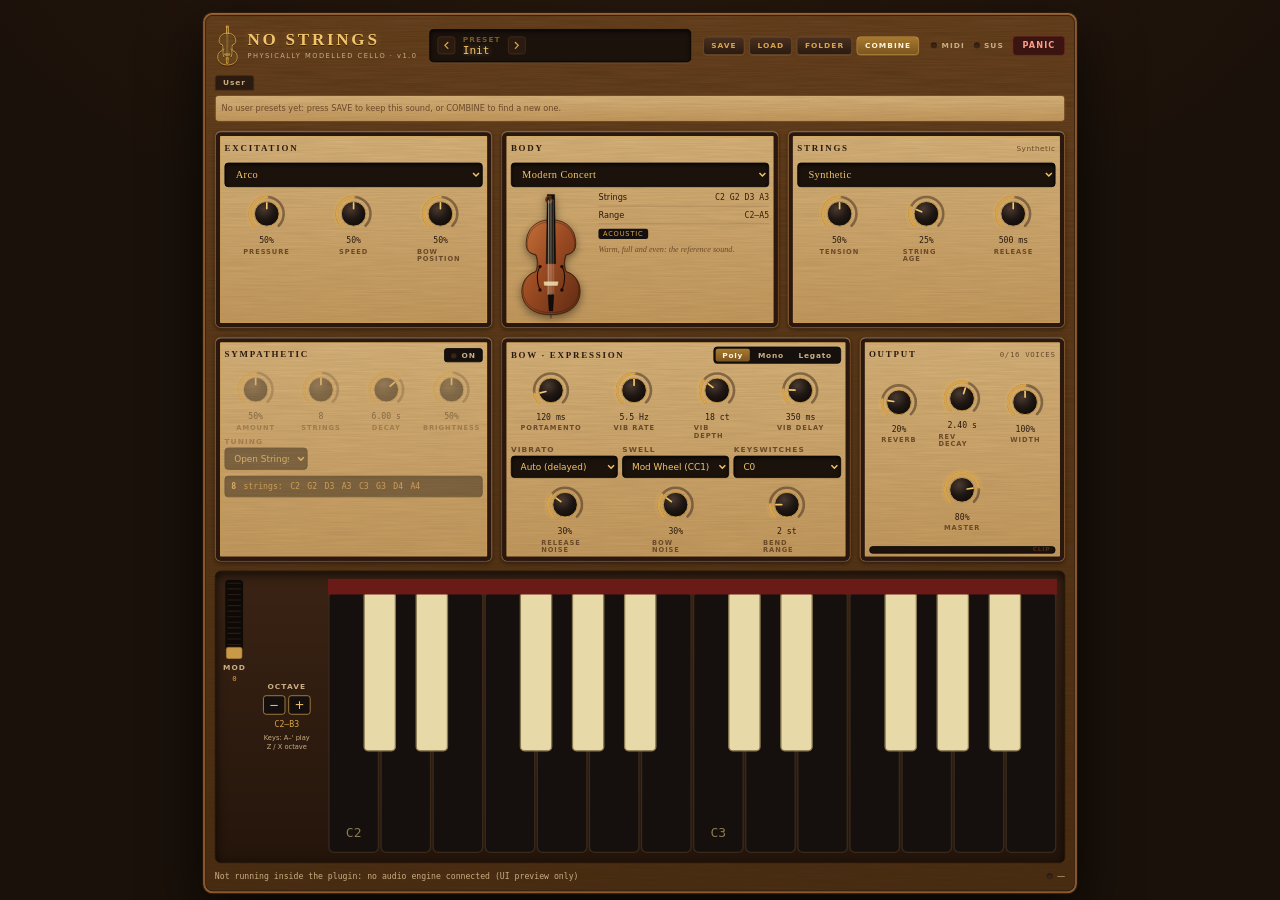
<file: vst/ui/index.html>
<!doctype html>
<html lang="en">
<head>
  <meta charset="utf-8">
  <meta name="viewport" content="width=device-width, initial-scale=1, minimum-scale=1, maximum-scale=1, user-scalable=no, viewport-fit=cover">
  <title>No Strings</title>
  <link rel="stylesheet" href="css/style.css">
</head>
<body class="plugin">
  <!-- shared SVG defs: ebony knob face, varnish and wood finishes -->
  <svg width="0" height="0" style="position:absolute" aria-hidden="true" focusable="false">
    <defs>
      <radialGradient id="knobFace" cx="38%" cy="30%" r="80%">
        <stop offset="0%" stop-color="#4a3a30"/>
        <stop offset="55%" stop-color="#1e1612"/>
        <stop offset="100%" stop-color="#0d0a08"/>
      </radialGradient>
      <linearGradient id="varnish" x1="0" y1="0" x2="1" y2="1">
        <stop offset="0%" stop-color="#c8743a"/>
        <stop offset="45%" stop-color="#9a4a22"/>
        <stop offset="100%" stop-color="#5e2a12"/>
      </linearGradient>
      <linearGradient id="varnishBaroque" x1="0" y1="0" x2="1" y2="1">
        <stop offset="0%" stop-color="#e2a85a"/>
        <stop offset="50%" stop-color="#b8743a"/>
        <stop offset="100%" stop-color="#7a4520"/>
      </linearGradient>
      <linearGradient id="varnishArpeggione" x1="0" y1="0" x2="1" y2="1">
        <stop offset="0%" stop-color="#d59a52"/>
        <stop offset="50%" stop-color="#a86232"/>
        <stop offset="100%" stop-color="#6a3818"/>
      </linearGradient>
      <linearGradient id="carbon" x1="0" y1="0" x2="1" y2="1">
        <stop offset="0%" stop-color="#4a4e54"/>
        <stop offset="50%" stop-color="#22252a"/>
        <stop offset="100%" stop-color="#0f1113"/>
      </linearGradient>
      <linearGradient id="electricGloss" x1="0" y1="0" x2="1" y2="1">
        <stop offset="0%" stop-color="#3b2d3a"/>
        <stop offset="50%" stop-color="#171218"/>
        <stop offset="100%" stop-color="#070507"/>
      </linearGradient>
    </defs>
  </svg>

  <main class="synth">
    <header class="topbar">
      <div class="brand">
        <div id="logo" class="logo"></div>
        <div class="brand-text">
          <span class="brand-mark">NO STRINGS</span>
          <span class="brand-sub">PHYSICALLY MODELLED CELLO · v1.0</span>
        </div>
      </div>
      <div class="patch-display">
        <button id="preset-prev" type="button" class="pd-step" aria-label="Previous preset">
          <svg viewBox="0 0 12 12" aria-hidden="true"><path d="M8 2 4 6l4 4"/></svg>
        </button>
        <div class="pd-text">
          <span id="preset-cat" class="pd-label">PRESET</span>
          <span id="preset-name" class="pd-name"></span>
        </div>
        <button id="preset-next" type="button" class="pd-step" aria-label="Next preset">
          <svg viewBox="0 0 12 12" aria-hidden="true"><path d="m4 2 4 4-4 4"/></svg>
        </button>
      </div>
      <div class="preset-actions">
        <button id="preset-save" type="button" class="pd-btn">SAVE</button>
        <button id="preset-load" type="button" class="pd-btn">LOAD</button>
        <button id="preset-folder" type="button" class="pd-btn" title="Open the preset folder">FOLDER</button>
        <button id="combine-btn" type="button" class="pd-btn primary" title="Randomise excitation, body, strings and sympathetic settings within musical limits">COMBINE</button>
      </div>
      <div class="top-controls">
        <label class="midi-pick web-only">
          <span class="ctl-label">MIDI IN</span>
          <select id="midi-select"><option>Detecting…</option></select>
        </label>
        <span class="indicator"><span class="led" id="midi-led" title="Note activity"></span>MIDI</span>
        <span class="indicator"><span class="led" id="sustain-led"></span>SUS</span>
        <button id="panic-btn" type="button" class="panic">PANIC</button>
      </div>
    </header>

    <section class="browser" aria-label="Presets">
      <div class="cat-tabs" id="cat-tabs" role="tablist"></div>
      <div class="preset-grid" id="preset-grid"></div>
    </section>

    <div class="rack">
      <section class="panel" id="panel-excite" style="grid-column: span 4">
        <div class="panel-head"><span class="panel-title">EXCITATION</span><span class="panel-note" id="excite-note"></span></div>
        <div class="select-row" id="excite-select"></div>
        <div class="knob-row" id="excite-knobs"></div>
        <div class="knob-row sub" id="excite-extra"></div>
      </section>

      <section class="panel" id="panel-body" style="grid-column: span 4">
        <div class="panel-head"><span class="panel-title">BODY</span><span class="panel-note" id="body-note"></span></div>
        <div class="select-row" id="body-select"></div>
        <div class="body-view">
          <div id="body-picture" class="body-picture"></div>
          <div class="body-info" id="body-info"></div>
        </div>
        <div class="amp-strip" id="amp-strip">
          <div class="amp-head"><span class="panel-title">AMP · DI</span><span id="amp-cab"></span></div>
          <div class="knob-row" id="amp-knobs"></div>
        </div>
      </section>

      <section class="panel" id="panel-strings" style="grid-column: span 4">
        <div class="panel-head"><span class="panel-title">STRINGS</span><span class="panel-note" id="strings-note"></span></div>
        <div class="select-row" id="strings-select"></div>
        <div class="knob-row" id="strings-knobs"></div>
      </section>

      <section class="panel" id="panel-symp" style="grid-column: span 4">
        <div class="panel-head"><span class="panel-title">SYMPATHETIC</span><span id="symp-power"></span></div>
        <div class="knob-row" id="symp-knobs"></div>
        <div class="select-grid" id="symp-selects"></div>
        <div class="screen" id="symp-tuning"></div>
        <div class="note-grid" id="symp-custom"></div>
      </section>

      <section class="panel" id="panel-play" style="grid-column: span 5">
        <div class="panel-head"><span class="panel-title">BOW · EXPRESSION</span><span id="voice-mode"></span></div>
        <div class="knob-row" id="play-knobs"></div>
        <div class="select-grid" id="play-selects"></div>
        <div class="knob-row sub" id="play-knobs2"></div>
      </section>

      <section class="panel output-panel" id="panel-output" style="grid-column: span 3">
        <div class="panel-head"><span class="panel-title">OUTPUT</span><span class="voices"><span id="voice-count">0</span>/<span id="voice-max">16</span> VOICES</span></div>
        <div class="knob-row" id="output-knobs"></div>
        <div class="meter" title="Output level"><div class="meter-fill" id="meter-fill"></div><span class="meter-clip">CLIP</span></div>
      </section>
    </div>

    <section class="keybed">
      <div id="wheel-slot"></div>
      <div class="octave-ctl">
        <span class="ctl-label">OCTAVE</span>
        <div class="oct-buttons">
          <button id="oct-down" type="button" aria-label="Octave down">−</button>
          <button id="oct-up" type="button" aria-label="Octave up">+</button>
        </div>
        <span id="octave-readout" class="oct-readout"></span>
        <span class="kbd-hint">Keys: A–' play<br>Z / X octave</span>
      </div>
      <div id="piano" class="piano"></div>
    </section>

    <footer class="statusbar">
      <span id="midi-monitor" class="monitor">Connecting to plugin…</span>
      <span class="audio-status"><span class="led" id="audio-led"></span><span id="audio-info">—</span></span>
    </footer>
  </main>

  <div id="modal" class="modal hidden" role="dialog" aria-modal="true" aria-labelledby="modal-title">
    <div class="modal-card">
      <div id="modal-title" class="modal-title"></div>
      <div id="modal-body" class="modal-body"></div>
      <input id="modal-input" type="text" maxlength="60" spellcheck="false" autocomplete="off">
      <div class="modal-actions">
        <button id="modal-cancel" type="button" class="pd-btn">CANCEL</button>
        <button id="modal-ok" type="button" class="pd-btn primary">OK</button>
      </div>
    </div>
  </div>

  <script src="js/params.js"></script>
  <script src="js/engine-juce.js"></script>
  <script src="js/knob.js"></script>
  <script src="js/controls.js"></script>
  <script src="js/piano.js"></script>
  <script src="js/cello.js"></script>
  <script src="js/app.js"></script>
</body>
</html>
</file>
<file: vst/ui/css/style.css>
/* ============================================================================
   No Strings: wood-inspired skin. Spruce / maple panels with grain, ebony
   knobs with brass pointers and arcs, purfling-style inlaid lines around each
   section, ebony-and-boxwood keys. Layout and control behaviour follow
   E-Piano; the panel is laid out at a fixed design width and scaled to fit.
   ============================================================================ */
:root {
  --bg: #1a110a;
  --chassis-1: #6a4323;
  --chassis-2: #4a2d16;
  --panel-1: #d9b57c;
  --panel-2: #c49a5e;
  --panel-edge: #7a4f27;
  --purfling: #2a1810;
  --screen: #1b120c;
  --screen-edge: #3b2515;
  --text: #2a1a0e;
  --text-light: #f4e6c8;
  --muted: #6b4a2a;
  --muted-light: #c9ad82;
  --faint: #a8865a;
  --accent: #d9a449;
  --accent-bright: #f2c56a;
  --accent-glow: rgba(242, 197, 106, 0.55);
  --accent-dim: #7a5a23;
  --ebony: #15100d;
  --track: #4a3220;
  --sans: "Segoe UI", system-ui, -apple-system, sans-serif;
  --serif: Georgia, "Times New Roman", serif;
  --mono: "Cascadia Mono", "Consolas", ui-monospace, monospace;
  /* wood grain: long streaks along x */
  --grain: url("data:image/svg+xml;utf8,<svg xmlns='http://www.w3.org/2000/svg' width='400' height='400'><filter id='g'><feTurbulence type='fractalNoise' baseFrequency='0.015 0.55' numOctaves='3' seed='7' stitchTiles='stitch'/><feColorMatrix values='0 0 0 0 0.25  0 0 0 0 0.14  0 0 0 0 0.05  0 0 0 0.28 0'/></filter><rect width='100%25' height='100%25' filter='url(%23g)'/></svg>");
  --grain-dark: url("data:image/svg+xml;utf8,<svg xmlns='http://www.w3.org/2000/svg' width='400' height='400'><filter id='g'><feTurbulence type='fractalNoise' baseFrequency='0.012 0.5' numOctaves='3' seed='3' stitchTiles='stitch'/><feColorMatrix values='0 0 0 0 0.05  0 0 0 0 0.02  0 0 0 0 0.0  0 0 0 0.45 0'/></filter><rect width='100%25' height='100%25' filter='url(%23g)'/></svg>");
}

* { box-sizing: border-box; }

html, body { margin: 0; }
body {
  min-height: 100vh;
  background: radial-gradient(1200px 600px at 50% -10%, #2b1a0e 0%, var(--bg) 60%) var(--bg);
  color: var(--text);
  font-family: var(--sans);
  display: flex;
  justify-content: center;
  padding: 24px 16px;
  -webkit-font-smoothing: antialiased;
}

button { font-family: inherit; color: inherit; }

.synth {
  width: 100%;
  min-width: 0;
  max-width: 1180px;
  background: linear-gradient(180deg, var(--chassis-1), var(--chassis-2));
  background-image: var(--grain-dark), linear-gradient(180deg, var(--chassis-1), var(--chassis-2));
  border: 1px solid #2a180c;
  border-radius: 14px;
  padding: 16px;
  box-shadow: 0 30px 80px rgba(0, 0, 0, 0.7), inset 0 1px 0 rgba(255, 220, 160, 0.18), inset 0 0 0 3px #8a5a2e, inset 0 0 0 4px #2a180c;
  display: flex;
  flex-direction: column;
  gap: 12px;
  user-select: none;
  color: var(--text-light);
}

/* ---------------------------------------------------------------- LEDs --- */
.led {
  display: inline-block;
  width: 8px; height: 8px;
  border-radius: 50%;
  background: #3a2418;
  box-shadow: inset 0 1px 1px rgba(0, 0, 0, 0.6);
  flex: none;
  transition: background 60ms, box-shadow 60ms;
}
.led.on, .selected > .led, .power.on .led {
  background: var(--accent-bright);
  box-shadow: 0 0 8px var(--accent-glow), 0 0 2px var(--accent);
}

.ctl-label, .panel-title, .knob-label, .pd-label, .amp-head .panel-title {
  font-size: 10px;
  letter-spacing: 0.14em;
  text-transform: uppercase;
  color: var(--muted);
  font-weight: 700;
}
.synth > .topbar .ctl-label, .keybed .ctl-label, .statusbar { color: var(--muted-light); }

/* -------------------------------------------------------------- top bar --- */
.topbar {
  display: flex;
  align-items: center;
  gap: 16px;
  flex-wrap: wrap;
}
.brand { display: flex; align-items: center; gap: 10px; }
.logo { width: 34px; height: 56px; flex: none; }
.logo-svg { width: 100%; height: 100%; overflow: visible; filter: drop-shadow(0 1px 1px rgba(0,0,0,0.6)); }
.logo-body { fill: rgba(217, 164, 73, 0.12); stroke: var(--accent); stroke-width: 7; stroke-linejoin: round; }
.logo-line { fill: none; stroke: var(--accent); stroke-width: 7; stroke-linecap: round; stroke-linejoin: round; }
.logo-line[r], circle.logo-line { fill: var(--accent); stroke: none; }
.logo-string { stroke: var(--accent-bright); }
.brand-text { display: flex; flex-direction: column; line-height: 1.1; }
.brand-mark { font-family: var(--serif); font-size: 23px; font-weight: 700; letter-spacing: 0.16em; color: var(--accent-bright); text-shadow: 0 1px 0 #3a1f0a, 0 0 12px rgba(242, 197, 106, 0.25); }
.brand-sub { font-size: 9px; letter-spacing: 0.22em; color: var(--muted-light); margin-top: 4px; }

.patch-display {
  flex: 1;
  min-width: 200px;
  display: flex;
  align-items: center;
  gap: 10px;
  background: var(--screen);
  border: 1px solid #000;
  border-radius: 6px;
  padding: 7px 10px;
  box-shadow: inset 0 2px 6px rgba(0, 0, 0, 0.8), 0 1px 0 rgba(255, 220, 160, 0.15);
}
.pd-text { display: flex; flex-direction: column; min-width: 0; }
.pd-label { color: var(--accent-dim); }
.pd-name { font-family: var(--mono); color: var(--accent-bright); font-size: 15px; text-shadow: 0 0 8px var(--accent-glow); white-space: nowrap; overflow: hidden; text-overflow: ellipsis; }
.pd-step {
  width: 24px; height: 24px; flex: none;
  background: #2a1a10; border: 1px solid #4a3020; border-radius: 4px; cursor: pointer; padding: 0;
  display: inline-flex; align-items: center; justify-content: center;
}
.pd-step svg { width: 12px; height: 12px; fill: none; stroke: var(--accent); stroke-width: 1.8; stroke-linecap: round; stroke-linejoin: round; }
.pd-step:hover { background: #3a2515; }

.preset-actions { display: flex; gap: 6px; }
.pd-btn {
  background: linear-gradient(180deg, #4a3020, #2a1a10);
  border: 1px solid #6a4a2a;
  border-radius: 5px;
  color: var(--accent);
  padding: 6px 10px;
  font-size: 10px;
  letter-spacing: 0.14em;
  font-weight: 700;
  cursor: pointer;
  box-shadow: 0 1px 0 rgba(255, 220, 160, 0.12), inset 0 1px 0 rgba(255, 220, 160, 0.08);
}
.pd-btn:hover { background: linear-gradient(180deg, #5a3a28, #3a2515); color: var(--accent-bright); }
.pd-btn:active { transform: translateY(1px); }
.pd-btn.primary { background: linear-gradient(180deg, #a97a2e, #7a5520); color: #fff3d8; border-color: #c89a48; }
.pd-btn.primary:hover { background: linear-gradient(180deg, #c08c38, #8a6226); }

.top-controls { display: flex; align-items: center; gap: 12px; flex-wrap: wrap; }
body:not(.web) .web-only { display: none !important; }
.midi-pick { display: flex; align-items: center; gap: 8px; }
.midi-pick select {
  background: var(--screen); color: var(--text-light); border: 1px solid var(--screen-edge); border-radius: 5px;
  padding: 5px 8px; font: 12px var(--sans); max-width: 220px;
}
.indicator { display: flex; align-items: center; gap: 6px; font-size: 10px; letter-spacing: 0.14em; color: var(--muted-light); font-weight: 700; }

.panic {
  background: #3a1410;
  border: 1px solid #7a2e22;
  color: #ff9c8a;
  border-radius: 5px;
  padding: 6px 12px;
  font-size: 11px;
  letter-spacing: 0.14em;
  font-weight: 700;
  cursor: pointer;
}
.panic:hover { background: #4a1a15; }
.panic:active { transform: translateY(1px); }

/* ------------------------------------------------------ preset browser --- */
.browser { display: flex; flex-direction: column; gap: 6px; }
.cat-tabs { display: flex; gap: 4px; flex-wrap: wrap; }
.cat-tab {
  background: #2a1a10; border: 1px solid #4a3020; border-radius: 4px 4px 0 0; color: var(--muted-light);
  padding: 4px 10px; font-size: 10px; letter-spacing: 0.12em; font-weight: 700; cursor: pointer;
}
.cat-tab.on { background: var(--panel-1); color: var(--text); border-color: var(--panel-edge); }
.preset-grid {
  display: grid; grid-template-columns: repeat(8, 1fr); gap: 5px;
  background: linear-gradient(180deg, var(--panel-1), var(--panel-2)); background-image: var(--grain), linear-gradient(180deg, var(--panel-1), var(--panel-2));
  border: 1px solid var(--panel-edge); border-radius: 6px; padding: 6px; min-height: 36px;
}
.preset-btn {
  display: flex; align-items: center; gap: 6px; min-width: 0;
  background: rgba(60, 35, 18, 0.12); border: 1px solid rgba(90, 55, 25, 0.45); border-radius: 4px;
  color: var(--text); padding: 5px 8px; font-size: 11px; text-align: left; cursor: pointer;
}
.preset-btn:hover { background: rgba(60, 35, 18, 0.22); }
.preset-btn.selected { background: var(--ebony); color: var(--accent-bright); border-color: #000; }
.preset-btn .nm { flex: 1; min-width: 0; overflow: hidden; text-overflow: ellipsis; white-space: nowrap; }
.preset-btn .del { color: var(--muted-light); font-size: 12px; line-height: 1; padding: 0 2px; }
.preset-btn .del:hover { color: #ff9c8a; }
.preset-empty { grid-column: 1 / -1; color: var(--muted); font-size: 11px; padding: 4px 2px; }

/* --------------------------------------------------------------- rack --- */
.rack { display: grid; grid-template-columns: repeat(12, 1fr); gap: 12px; }

.panel {
  position: relative;
  background: linear-gradient(180deg, var(--panel-1), var(--panel-2));
  background-image: var(--grain), linear-gradient(180deg, var(--panel-1), var(--panel-2));
  border: 1px solid var(--panel-edge);
  border-radius: 8px;
  padding: 12px 12px 10px;
  display: flex;
  flex-direction: column;
  gap: 8px;
  min-width: 0;
  color: var(--text);
  box-shadow: 0 2px 6px rgba(0, 0, 0, 0.45), inset 0 1px 0 rgba(255, 240, 210, 0.35),
              inset 0 0 0 5px rgba(255, 235, 200, 0.0), inset 0 0 0 6px var(--purfling), inset 0 0 0 7px rgba(217, 164, 73, 0.55); /* purfling */
}
.panel.off .knob-row, .panel.off .select-grid, .panel.off .screen, .panel.off .note-grid { opacity: 0.42; }
.panel-head { display: flex; align-items: center; justify-content: space-between; min-height: 22px; gap: 8px; }
.panel-title { color: var(--text); font-family: var(--serif); font-size: 12px; letter-spacing: 0.2em; }
.panel-note { font-size: 10px; color: var(--muted); letter-spacing: 0.06em; text-align: right; white-space: nowrap; overflow: hidden; text-overflow: ellipsis; }
.panel-note.ks { color: #8a3a12; font-weight: 700; }

.power {
  display: inline-flex; align-items: center; gap: 6px;
  background: var(--ebony); border: 1px solid #000; border-radius: 4px; color: var(--muted-light);
  padding: 3px 8px; font-size: 10px; letter-spacing: 0.14em; font-weight: 700; cursor: pointer;
}
.power.on { color: var(--accent-bright); }

.select-row { display: flex; gap: 8px; align-items: center; }
.select-row .param-select { flex: 1; }
.select-grid { display: grid; grid-template-columns: repeat(3, 1fr); gap: 6px; }
.select-grid .field { display: flex; flex-direction: column; gap: 3px; min-width: 0; }
.field.hidden { display: none; }
.param-select {
  width: 100%; min-width: 0;
  background: var(--screen); color: var(--accent-bright);
  border: 1px solid #000; border-radius: 5px; padding: 6px 8px;
  font: 12px var(--sans); box-shadow: inset 0 2px 5px rgba(0, 0, 0, 0.7);
}
.select-row .param-select { font-size: 14px; font-family: var(--serif); letter-spacing: 0.04em; padding: 7px 10px; }

.seg { display: inline-flex; background: var(--ebony); border: 1px solid #000; border-radius: 5px; padding: 2px; gap: 2px; }
.seg button {
  background: transparent; border: 0; border-radius: 3px; color: var(--muted-light);
  padding: 3px 9px; font-size: 10px; letter-spacing: 0.1em; font-weight: 700; cursor: pointer;
}
.seg button.on { background: linear-gradient(180deg, #a97a2e, #7a5520); color: #fff3d8; }

.screen {
  background: var(--screen); border: 1px solid #000; border-radius: 5px; padding: 6px 8px;
  font-family: var(--mono); font-size: 11px; color: var(--accent); min-height: 28px;
  box-shadow: inset 0 2px 5px rgba(0, 0, 0, 0.7); line-height: 1.4; word-spacing: 0.3em;
}
.screen b { color: var(--accent-bright); }
.note-grid { display: none; grid-template-columns: repeat(6, 1fr); gap: 4px; }
.note-grid.show { display: grid; }
.note-grid select { font-size: 11px; padding: 3px 4px; }

/* ---------------------------------------------------------------- knobs --- */
.knob-row { display: flex; justify-content: space-around; gap: 4px; flex-wrap: wrap; }
.knob-row.sub:empty { display: none; }
.knob { display: flex; flex-direction: column; align-items: center; gap: 2px; width: 64px; }
.knob.hidden { display: none; }
.knob-svg { width: 56px; height: 56px; cursor: ns-resize; touch-action: none; outline: none; overflow: visible; }
.knob-svg:focus-visible .k-face { stroke: var(--accent-bright); }
.k-track { fill: none; stroke: var(--track); stroke-width: 4; stroke-linecap: round; opacity: 0.55; }
.k-value { fill: none; stroke: var(--accent); stroke-width: 4; stroke-linecap: round; filter: drop-shadow(0 0 3px var(--accent-glow)); }
.k-tick { fill: var(--faint); }
.k-face { fill: url(#knobFace); stroke: #c89a48; stroke-width: 1.5; }
.k-pointer { stroke: var(--accent-bright); stroke-width: 2.6; stroke-linecap: round; }
.knob:hover .k-track { opacity: 0.85; }
.knob-value { font-family: var(--mono); font-size: 11px; color: var(--text); min-height: 14px; white-space: nowrap; }
.knob.active .knob-value { color: #8a3a12; }
.knob-label { font-size: 9px; }
.amp-strip .knob { width: 54px; }
.amp-strip .knob-svg { width: 44px; height: 44px; }

/* ------------------------------------------------------------- body view --- */
.body-view { display: flex; gap: 10px; align-items: stretch; flex: 1; min-height: 150px; }
.body-picture { width: 108px; flex: none; display: flex; align-items: center; justify-content: center; }
.body-svg { width: 100%; height: 100%; max-height: 190px; overflow: visible; filter: drop-shadow(0 4px 6px rgba(0, 0, 0, 0.45)); }
.bp-body { stroke: #2a1408; stroke-width: 2; }
.bp-varnish { fill: url(#varnish); }
.bp-baroque { fill: url(#varnishBaroque); }
.bp-arpeggione { fill: url(#varnishArpeggione); }
.bp-carbon { fill: url(#carbon); stroke: #000; }
.bp-electric { fill: url(#electricGloss); stroke: #000; }
.bp-purfling { fill: none; stroke: rgba(30, 14, 6, 0.55); stroke-width: 1.5; }
.bp-fhole { fill: #1a0d06; stroke: #1a0d06; stroke-width: 3; stroke-linecap: round; }
path.bp-fhole { fill: none; }
.bp-neck { fill: #b06a38; stroke: #3a1c0a; stroke-width: 1.5; }
.bp-fingerboard { fill: #120d0a; stroke: #000; stroke-width: 1; }
.bp-fret { stroke: #c9c3b0; stroke-width: 1.4; }
.bp-scroll { fill: none; stroke: #5a2e12; stroke-width: 5; stroke-linecap: round; }
.bp-bridge { fill: #e6c995; stroke: #5a3a18; stroke-width: 1.2; }
.bp-tail { fill: #120d0a; stroke: #000; stroke-width: 1; }
.bp-string { stroke: #ece3cc; opacity: 0.9; }
.bp-endpin { fill: #333; }
.bp-frame { fill: none; stroke: #3a2a1c; stroke-width: 7; stroke-linejoin: round; stroke-linecap: round; }
.bp-spine { fill: #2a1e14; stroke: #120d0a; stroke-width: 1.5; }
.bp-knob { fill: #6a6a6a; stroke: #111; }
.body-info { flex: 1; min-width: 0; display: flex; flex-direction: column; gap: 6px; font-size: 11px; color: var(--text); }
.body-info .row { display: flex; justify-content: space-between; gap: 8px; border-bottom: 1px solid rgba(90, 55, 25, 0.25); padding-bottom: 4px; }
.body-info .row span:last-child { font-family: var(--mono); color: #3a1c0a; text-align: right; }
.body-info .tag { display: inline-block; background: var(--ebony); color: var(--accent); border-radius: 3px; padding: 2px 6px; font-size: 9px; letter-spacing: 0.12em; margin-right: 4px; }
.body-info .desc { color: var(--muted); font-style: italic; font-family: var(--serif); line-height: 1.35; }

.amp-strip { display: none; flex-direction: column; gap: 4px; border-top: 1px solid rgba(90, 55, 25, 0.35); padding-top: 6px; }
.amp-strip.show { display: flex; }
.amp-head { display: flex; align-items: center; justify-content: space-between; }

/* ---------------------------------------------------------------- output --- */
.output-panel .knob-row { flex: 1; align-items: center; }
.voices { font-family: var(--mono); font-size: 10px; color: var(--muted); letter-spacing: 0.08em; }
.meter { position: relative; height: 10px; background: var(--screen); border: 1px solid #000; border-radius: 5px; overflow: hidden; }
.meter-fill { height: 100%; width: 0; background: linear-gradient(90deg, #7a5520, var(--accent), #ff6a3a); transition: width 60ms linear; }
.meter-clip { position: absolute; right: 6px; top: -1px; font-size: 8px; letter-spacing: 0.12em; color: #5a2a1a; font-weight: 700; }
.meter-clip.on { color: #ff6a3a; text-shadow: 0 0 6px rgba(255, 106, 58, 0.7); }

/* --------------------------------------------------------------- keybed --- */
.keybed {
  display: flex;
  gap: 12px;
  align-items: stretch;
  background: linear-gradient(180deg, #3a2314, #24150b);
  border: 1px solid #1a0e06;
  border-radius: 8px;
  padding: 10px;
  box-shadow: inset 0 4px 14px rgba(0, 0, 0, 0.7);
}
.octave-ctl { display: flex; flex-direction: column; gap: 6px; align-items: center; justify-content: center; min-width: 86px; }
.oct-buttons { display: flex; gap: 4px; }
.oct-buttons button {
  width: 30px; height: 26px; background: var(--ebony); border: 1px solid #c89a48; border-radius: 4px;
  color: var(--accent-bright); font-size: 16px; line-height: 1; cursor: pointer;
}
.oct-buttons button:hover { background: #2a1a10; }
.oct-readout { font-family: var(--mono); font-size: 11px; color: var(--accent); }
.kbd-hint { font-size: 9px; color: var(--muted-light); text-align: center; line-height: 1.35; }
.piano { flex: 1; min-width: 0; }
.piano-svg { display: block; width: 100%; height: auto; touch-action: none; cursor: pointer; }
.felt { fill: #6a1a17; }
.wkey { fill: #15100d; stroke: #3a2a1c; stroke-width: 1; transition: fill 40ms; }
.wkey:hover { fill: #221812; }
.wkey.down { fill: var(--accent); stroke: var(--accent-bright); }
.bkey { fill: #e8d9a8; stroke: #8a7a52; stroke-width: 1; transition: fill 40ms; }
.bkey:hover { fill: #f4e8bf; }
.bkey.down { fill: var(--accent-bright); stroke: #b85a20; }
.wkey.ks { fill: #2a1512; stroke: #8a3a12; }
.bkey.ks { fill: #d9b48a; stroke: #8a3a12; }
.klabel { fill: #8a7a52; font: 10px var(--mono); text-anchor: middle; pointer-events: none; }
.kslabel { fill: #d9a449; font: 700 9px var(--sans); letter-spacing: 0.08em; text-anchor: start; pointer-events: none; }
.kslabel.on-black { fill: #5a2a10; }

.wheel-ctl { display: flex; flex-direction: column; align-items: center; gap: 4px; }
.wheel-svg { width: 26px; height: 110px; cursor: ns-resize; touch-action: none; outline: none; }
.wh-slot { fill: #0d0906; stroke: #3a2a1c; }
.wh-ridges line { stroke: #2a1c12; stroke-width: 1.5; }
.wh-fill { fill: rgba(217, 164, 73, 0.3); }
.wh-thumb { fill: #c89a48; stroke: #5a3a18; }
.wheel-value { font-family: var(--mono); font-size: 10px; color: var(--accent); }

/* ------------------------------------------------------------- status bar --- */
.statusbar { display: flex; justify-content: space-between; align-items: center; gap: 12px; font-size: 11px; color: var(--muted-light); }
.monitor { font-family: var(--mono); white-space: nowrap; overflow: hidden; text-overflow: ellipsis; min-width: 0; }
.audio-status { display: flex; align-items: center; gap: 6px; white-space: nowrap; }

/* ================================================================ modal === */
.modal { position: fixed; inset: 0; background: rgba(0, 0, 0, 0.6); display: flex; align-items: center; justify-content: center; z-index: 10; }
.modal.hidden { display: none; }
.modal-card {
  width: 360px; max-width: 90vw;
  background: linear-gradient(180deg, var(--panel-1), var(--panel-2)); background-image: var(--grain), linear-gradient(180deg, var(--panel-1), var(--panel-2));
  border: 1px solid var(--panel-edge); border-radius: 8px; padding: 16px;
  display: flex; flex-direction: column; gap: 10px; color: var(--text);
  box-shadow: 0 20px 60px rgba(0, 0, 0, 0.7), inset 0 0 0 6px var(--purfling), inset 0 0 0 7px rgba(217, 164, 73, 0.55);
}
.modal-title { font-family: var(--serif); font-size: 13px; font-weight: 700; letter-spacing: 0.16em; text-transform: uppercase; }
.modal-body { font-size: 13px; color: var(--muted); line-height: 1.5; }
.modal-body b { color: var(--text); }
#modal-input {
  background: var(--screen); color: var(--accent-bright); border: 1px solid #000; border-radius: 6px;
  padding: 8px 10px; font: 14px var(--mono);
}
#modal-input.hidden { display: none; }
.modal-actions { display: flex; justify-content: flex-end; gap: 8px; }

/* ======================================================= plugin window ===
   The panel is laid out at a fixed design width and scaled (app.js fit()) */
body.plugin { padding: 0; height: 100vh; overflow: hidden; }
body.plugin .synth {
  position: absolute; top: 12px; left: 50%;
  width: 1180px; max-width: none;
  transform-origin: top center;
}

/* ====================================================== compact (phones) ===
   Touch screens too small for the scaled panel (app.js fit()): the panel is
   zoomed to the screen width, the page scrolls, the keybed stays at the bottom. */
body.plugin.compact { height: auto; overflow-x: hidden; overflow-y: auto; }
body.plugin.compact .synth { position: relative; top: auto; left: auto; transform: none; margin: 6px auto 0; border-radius: 12px; overflow: visible; }
body.plugin.compact .keybed { position: sticky; bottom: 0; z-index: 3; box-shadow: inset 0 4px 14px rgba(0, 0, 0, 0.9), 0 -10px 24px rgba(0, 0, 0, 0.75); }
body.plugin.compact:not(.portrait) .piano-svg { height: 150px; }
body.plugin.compact.portrait .rack { grid-template-columns: 1fr; }
body.plugin.compact.portrait .rack .panel { grid-column: span 1 !important; }
body.plugin.compact.portrait .keybed { flex-direction: column; }
</file>
